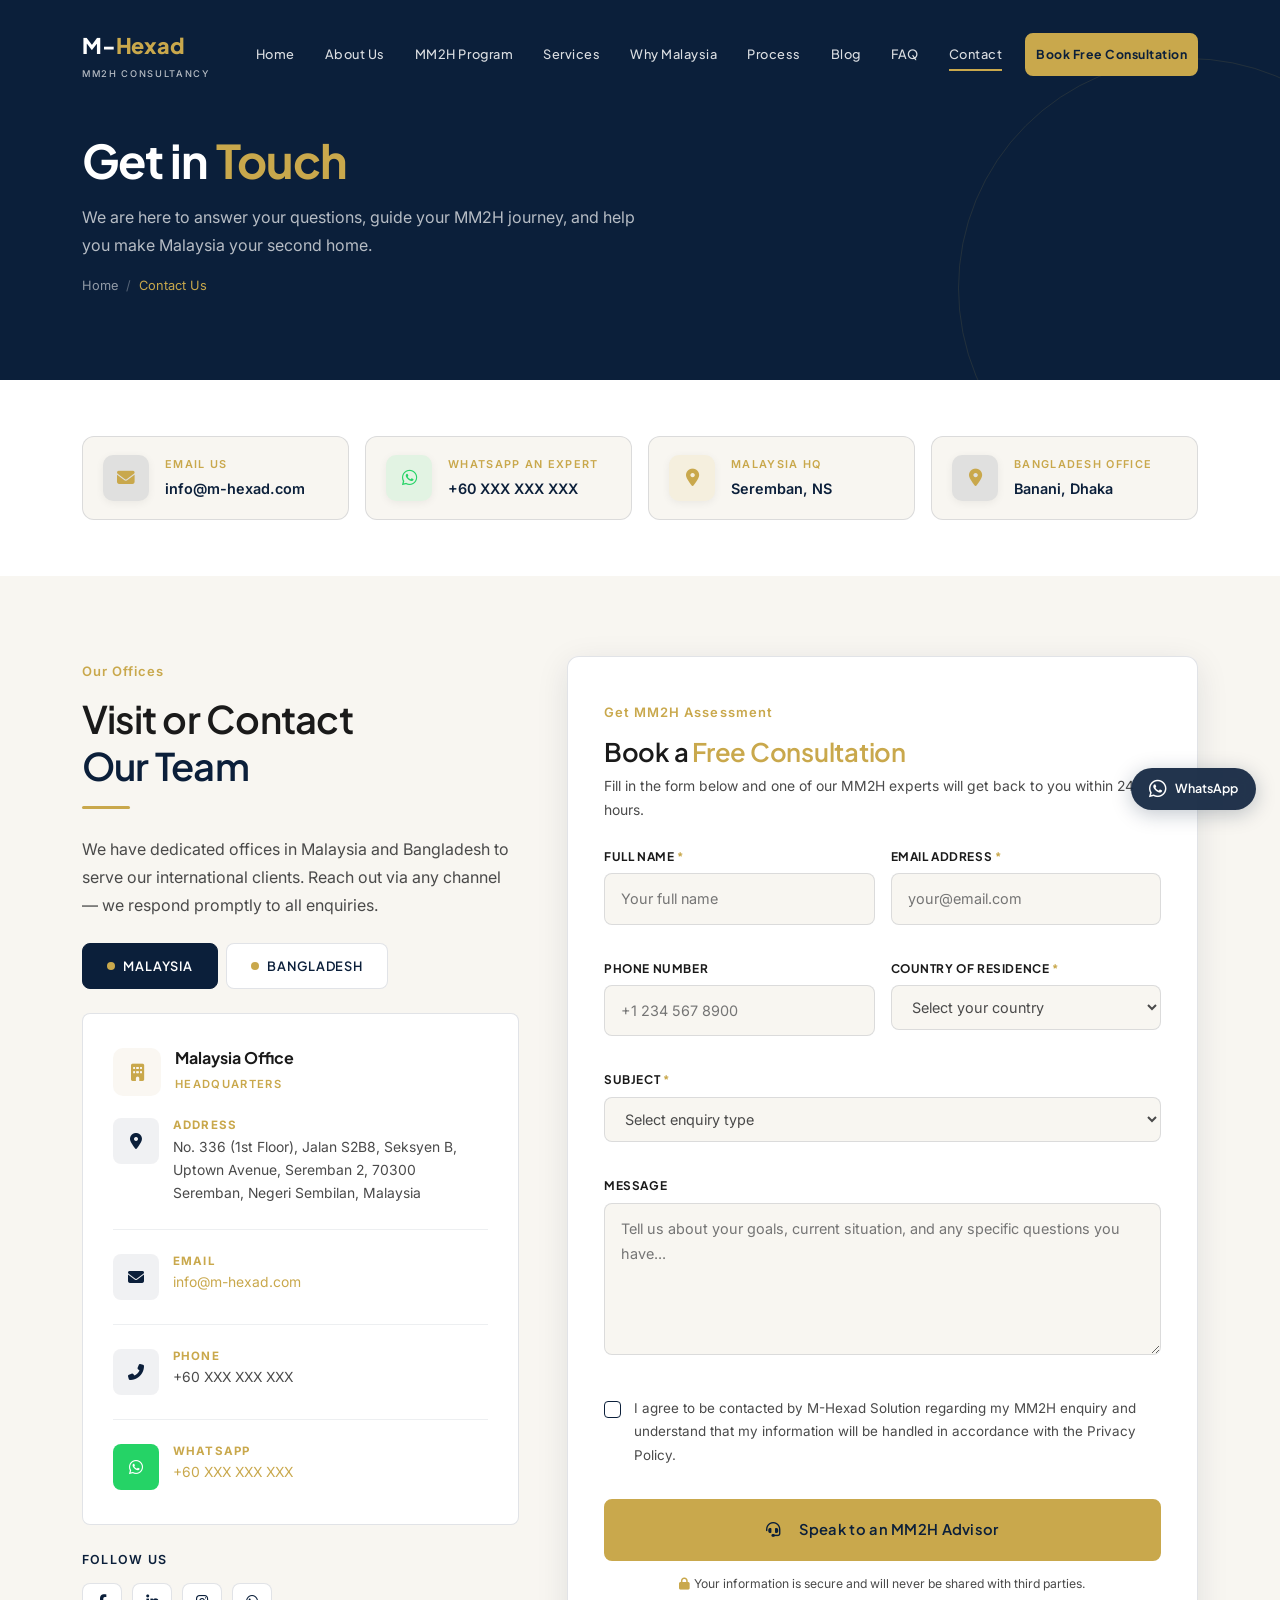
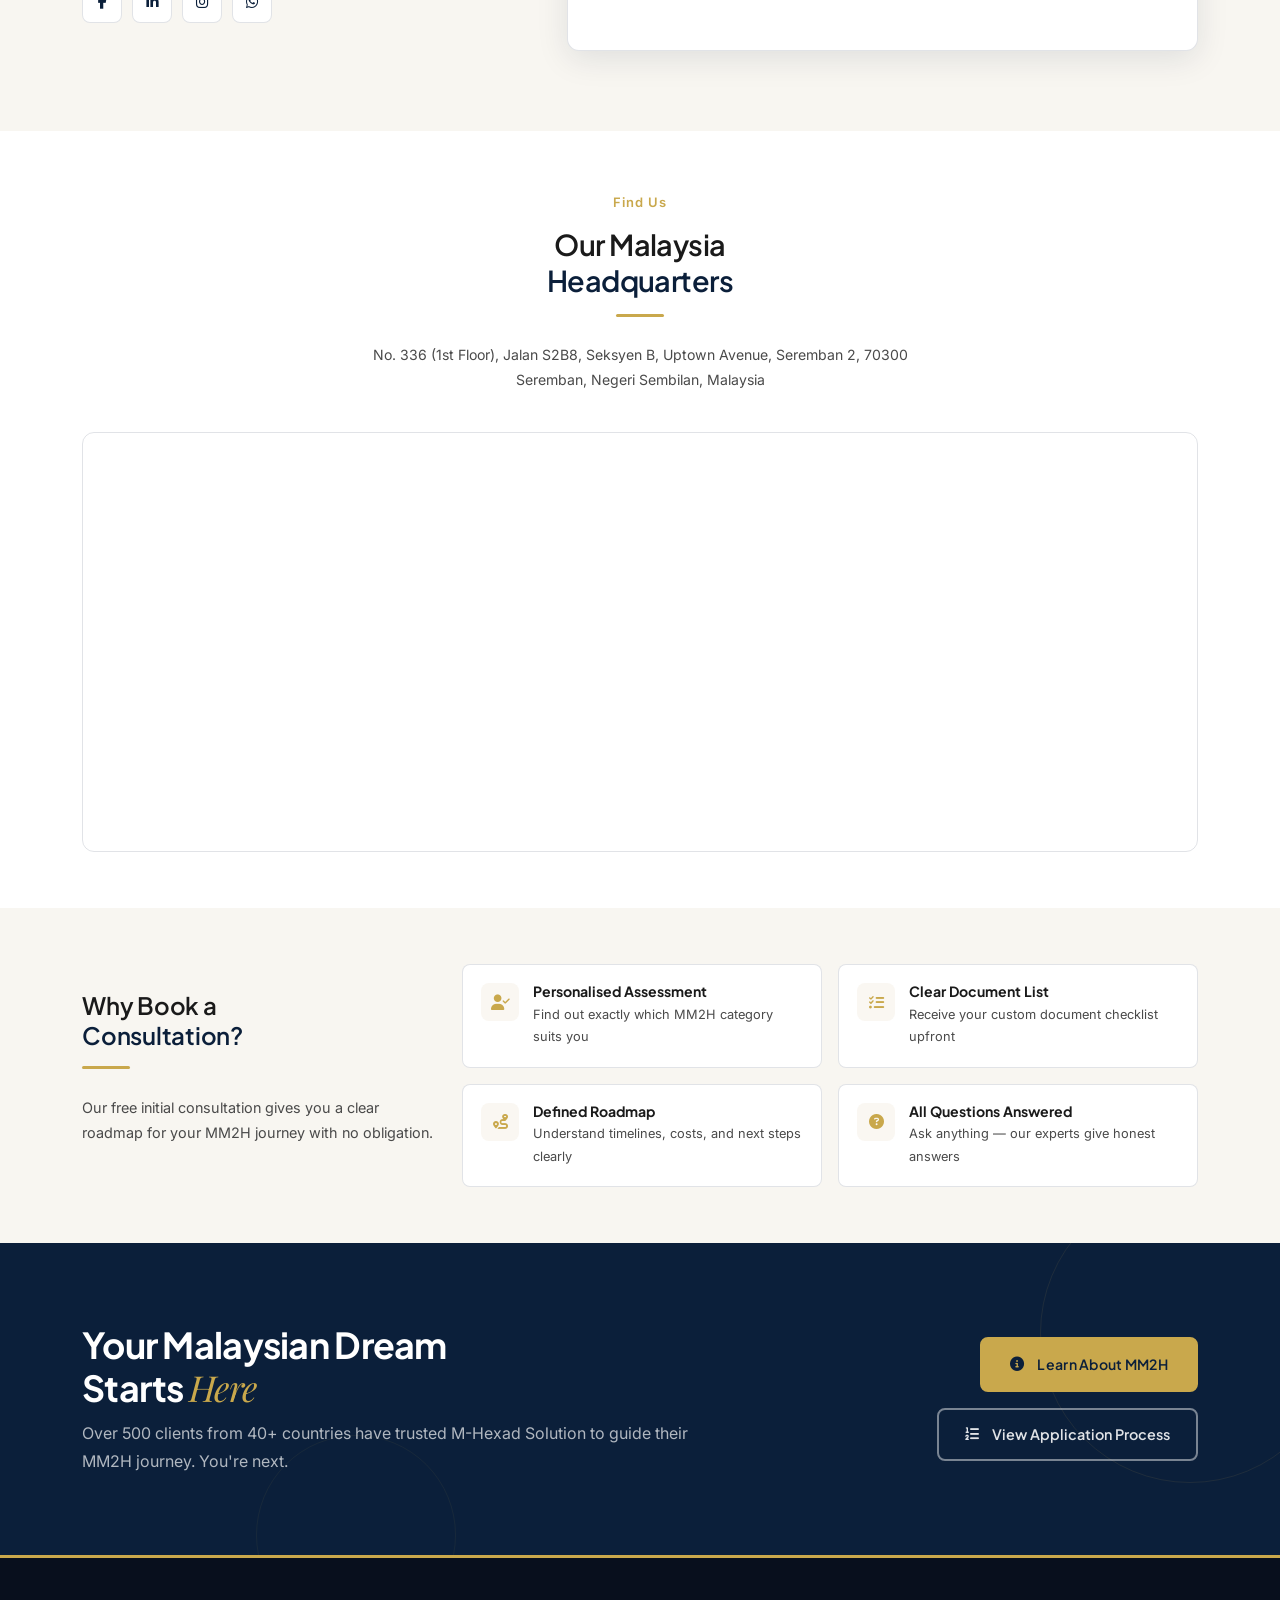
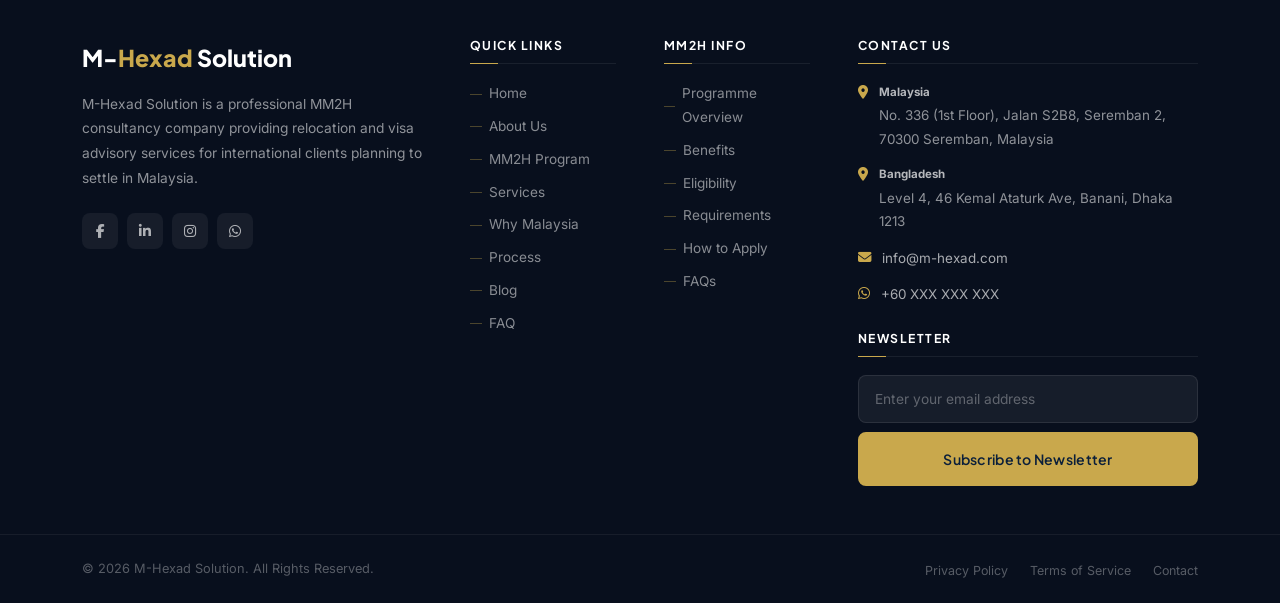
<file: contact.html>
<!DOCTYPE html>
<html lang="en">
<head>
  <meta charset="UTF-8" />
  <meta name="viewport" content="width=device-width, initial-scale=1.0" />
  <meta name="description" content="Contact M-Hexad Solution — Book a free MM2H consultation. Offices in Malaysia and Bangladesh. Email, phone, and online enquiry form." />
  <title>Contact Us | M-Hexad Solution</title>
  <link rel="stylesheet" href="https://cdn.jsdelivr.net/npm/bootstrap@5.3.3/dist/css/bootstrap.min.css" />
  <link rel="stylesheet" href="https://cdn.jsdelivr.net/npm/aos@2.3.4/dist/aos.css" />
  <link rel="stylesheet" href="https://cdnjs.cloudflare.com/ajax/libs/font-awesome/6.5.0/css/all.min.css" />
  <link href="https://fonts.googleapis.com/css2?family=Plus+Jakarta+Sans:ital,wght@0,400;0,500;0,600;0,700;1,400&family=Inter:wght@400;500&family=Playfair+Display:ital,wght@1,400&display=swap" rel="stylesheet" />
  <link rel="stylesheet" href="assets/css/style.css" />
  <style>
    /* ── Contact page extras ── */
    .office-tab-btn {
      display: inline-flex;
      align-items: center;
      gap: 8px;
      font-family: 'Plus Jakarta Sans', sans-serif;
      font-size: 0.8rem;
      font-weight: 600;
      letter-spacing: 0.07em;
      text-transform: uppercase;
      padding: 11px 24px;
      border: 1px solid var(--border);
      border-radius: var(--radius);
      background: var(--white);
      color: var(--dark);
      cursor: pointer;
      transition: var(--transition);
    }
    .office-tab-btn.active,
    .office-tab-btn:hover {
      background: var(--dark);
      border-color: var(--dark);
      color: var(--white);
    }
    .office-tab-btn .dot {
      width: 8px; height: 8px;
      border-radius: 50%;
      background: var(--accent);
      display: inline-block;
    }
    .connect-channel {
      display: flex;
      align-items: center;
      gap: 16px;
      padding: 18px 20px;
      background: var(--bg);
      border: 1px solid var(--border);
      border-radius: var(--radius-lg);
      transition: var(--transition);
    }
    .connect-channel:hover { border-color: var(--primary); box-shadow: var(--shadow); background: var(--white); }
    .connect-icon {
      width: 46px; height: 46px;
      border-radius: 10px;
      background: var(--white);
      display: flex; align-items: center; justify-content: center;
      flex-shrink: 0;
      box-shadow: 0 2px 8px rgba(0,0,0,0.06);
      font-size: 1.1rem;
    }
    .connect-label { font-size: 0.68rem; font-weight: 600; letter-spacing: 0.12em; text-transform: uppercase; color: var(--accent); display: block; margin-bottom: 2px; }
    .connect-value { font-size: 0.9rem; font-weight: 600; color: var(--dark); display: block; }
  </style>
</head>
<body>

  <!-- NAV -->
  <nav id="mainNav" class="navbar navbar-expand-lg">
    <div class="container">
      <a class="navbar-brand" href="index.html">M-<span class="brand-accent">Hexad</span><span class="brand-sub">MM2H Consultancy</span></a>
      <button class="navbar-toggler" type="button" id="navbarToggler" data-bs-toggle="collapse" data-bs-target="#navbarMain"><i class="fa fa-bars"></i></button>
      <div class="collapse navbar-collapse justify-content-end" id="navbarMain">
        <ul class="navbar-nav align-items-lg-center gap-lg-1">
          <li class="nav-item"><a class="nav-link" href="index.html">Home</a></li>
          <li class="nav-item"><a class="nav-link" href="about.html">About Us</a></li>
          <li class="nav-item"><a class="nav-link" href="mm2h.html">MM2H Program</a></li>
          <li class="nav-item"><a class="nav-link" href="services.html">Services</a></li>
          <li class="nav-item"><a class="nav-link" href="why-malaysia.html">Why Malaysia</a></li>
          <li class="nav-item"><a class="nav-link" href="process.html">Process</a></li>
          <li class="nav-item"><a class="nav-link" href="blog.html">Blog</a></li>
          <li class="nav-item"><a class="nav-link" href="faq.html">FAQ</a></li>
          <li class="nav-item"><a class="nav-link active" href="contact.html">Contact</a></li>
          <li class="nav-item"><a class="nav-link nav-cta" href="contact.html">Book Free Consultation</a></li>
        </ul>
      </div>
    </div>
  </nav>

  <!-- PAGE HERO -->
  <section class="page-hero">
    <div class="page-hero-ornament"></div>
    <div class="container">
      <div data-aos="fade-up">
        <h1 class="page-hero-title">Get in <span>Touch</span></h1>
        <p style="color:rgba(255,255,255,0.7);margin-bottom:16px;max-width:560px;">We are here to answer your questions, guide your MM2H journey, and help you make Malaysia your second home.</p>
        <nav class="breadcrumb-wrap"><ol class="breadcrumb"><li class="breadcrumb-item"><a href="index.html">Home</a></li><li class="breadcrumb-item active">Contact Us</li></ol></nav>
      </div>
    </div>
  </section>

  <!-- QUICK CONNECT CHANNELS -->
  <section class="section-pad-sm bg-white">
    <div class="container">
      <div class="row g-3 justify-content-center">
        <div class="col-sm-6 col-lg-3" data-aos="fade-up" data-aos-delay="0">
          <a href="mailto:info@m-hexad.com" class="connect-channel text-decoration-none">
            <div class="connect-icon" style="background:rgba(11,31,58,0.1);"><i class="fa fa-envelope" style="color:var(--primary);"></i></div>
            <div><span class="connect-label">Email Us</span><span class="connect-value">info@m-hexad.com</span></div>
          </a>
        </div>
        <div class="col-sm-6 col-lg-3" data-aos="fade-up" data-aos-delay="60">
          <a href="https://wa.me/60XXXXXXXXX" target="_blank" class="connect-channel text-decoration-none">
            <div class="connect-icon" style="background:rgba(37,211,102,0.1);"><i class="fab fa-whatsapp" style="color:#25d366;"></i></div>
            <div><span class="connect-label">WhatsApp an Expert</span><span class="connect-value">+60 XXX XXX XXX</span></div>
          </a>
        </div>
        <div class="col-sm-6 col-lg-3" data-aos="fade-up" data-aos-delay="120">
          <div class="connect-channel">
            <div class="connect-icon" style="background:rgba(212,175,55,0.1);"><i class="fa fa-map-marker-alt" style="color:var(--color-accent);"></i></div>
            <div><span class="connect-label">Malaysia HQ</span><span class="connect-value">Seremban, NS</span></div>
          </div>
        </div>
        <div class="col-sm-6 col-lg-3" data-aos="fade-up" data-aos-delay="180">
          <div class="connect-channel">
            <div class="connect-icon" style="background:rgba(11,31,58,0.1);"><i class="fa fa-map-marker-alt" style="color:var(--primary);"></i></div>
            <div><span class="connect-label">Bangladesh Office</span><span class="connect-value">Banani, Dhaka</span></div>
          </div>
        </div>
      </div>
    </div>
  </section>

  <!-- MAIN CONTACT SECTION -->
  <section class="section-pad bg-cream">
    <div class="container">
      <div class="row g-5">

        <!-- LEFT: CONTACT INFO -->
        <div class="col-lg-5" data-aos="fade-right">

          <span class="section-label">Our Offices</span>
          <h2 class="section-title">Visit or Contact<br/><span>Our Team</span></h2>
          <div class="section-divider"></div>
          <p class="mb-4">We have dedicated offices in Malaysia and Bangladesh to serve our international clients. Reach out via any channel — we respond promptly to all enquiries.</p>

          <!-- Office Tabs -->
          <div class="d-flex gap-2 mb-4">
            <button class="office-tab-btn active" id="tabMY" onclick="showOffice('MY')"><span class="dot"></span>Malaysia</button>
            <button class="office-tab-btn" id="tabBD" onclick="showOffice('BD')"><span class="dot"></span>Bangladesh</button>
          </div>

          <!-- Malaysia Office -->
          <div id="officeMY">
            <div class="contact-info-card">
              <div style="display:flex;align-items:center;gap:14px;margin-bottom:22px;">
                <div style="width:48px;height:48px;background:var(--secondary);border-radius:10px;display:flex;align-items:center;justify-content:center;flex-shrink:0;"><i class="fa fa-building" style="color:var(--primary);font-size:1.1rem;"></i></div>
                <div>
                  <h5 style="font-size:1rem;margin:0;font-family:'Plus Jakarta Sans',sans-serif;font-weight:700;">Malaysia Office</h5>
                  <span style="font-size:0.7rem;font-weight:600;letter-spacing:0.12em;text-transform:uppercase;color:var(--color-accent);">Headquarters</span>
                </div>
              </div>
              <div class="contact-info-item">
                <div class="contact-info-icon"><i class="fa fa-map-marker-alt"></i></div>
                <div class="contact-info-text">
                  <h6>Address</h6>
                  <p>No. 336 (1st Floor), Jalan S2B8, Seksyen B, Uptown Avenue, Seremban 2, 70300 Seremban, Negeri Sembilan, Malaysia</p>
                </div>
              </div>
              <div class="contact-info-item">
                <div class="contact-info-icon"><i class="fa fa-envelope"></i></div>
                <div class="contact-info-text"><h6>Email</h6><p><a href="mailto:info@m-hexad.com">info@m-hexad.com</a></p></div>
              </div>
              <div class="contact-info-item">
                <div class="contact-info-icon"><i class="fa fa-phone-alt"></i></div>
                <div class="contact-info-text"><h6>Phone</h6><p>+60 XXX XXX XXX</p></div>
              </div>
              <div class="contact-info-item" style="border-bottom:none;margin-bottom:0;padding-bottom:0;">
                <div class="contact-info-icon" style="background:#25d366;"><i class="fab fa-whatsapp" style="color:#ffffff;"></i></div>
                <div class="contact-info-text"><h6>WhatsApp</h6><p><a href="https://wa.me/60XXXXXXXXX" target="_blank">+60 XXX XXX XXX</a></p></div>
              </div>
            </div>
          </div>

          <!-- Bangladesh Office -->
          <div id="officeBD" style="display:none;">
            <div class="contact-info-card">
              <div style="display:flex;align-items:center;gap:14px;margin-bottom:22px;">
                <div style="width:48px;height:48px;background:var(--secondary);border-radius:10px;display:flex;align-items:center;justify-content:center;flex-shrink:0;"><i class="fa fa-building" style="color:var(--primary);font-size:1.1rem;"></i></div>
                <div>
                  <h5 style="font-size:1rem;margin:0;font-family:'Plus Jakarta Sans',sans-serif;font-weight:700;">Bangladesh Office</h5>
                  <span style="font-size:0.7rem;font-weight:600;letter-spacing:0.12em;text-transform:uppercase;color:var(--color-accent);">Regional Branch</span>
                </div>
              </div>
              <div class="contact-info-item">
                <div class="contact-info-icon"><i class="fa fa-map-marker-alt"></i></div>
                <div class="contact-info-text">
                  <h6>Address</h6>
                  <p>Level 4, 46 Kemal Ataturk Ave, Banani, Dhaka 1213, Bangladesh</p>
                </div>
              </div>
              <div class="contact-info-item">
                <div class="contact-info-icon"><i class="fa fa-envelope"></i></div>
                <div class="contact-info-text"><h6>Email</h6><p><a href="mailto:info@m-hexad.com">info@m-hexad.com</a></p></div>
              </div>
              <div class="contact-info-item">
                <div class="contact-info-icon"><i class="fa fa-phone-alt"></i></div>
                <div class="contact-info-text"><h6>Phone</h6><p>+880 XXXX XXX XXX</p></div>
              </div>
              <div class="contact-info-item" style="border-bottom:none;margin-bottom:0;padding-bottom:0;">
                <div class="contact-info-icon" style="background:#25d366;"><i class="fab fa-whatsapp" style="color:#ffffff;"></i></div>
                <div class="contact-info-text"><h6>WhatsApp</h6><p><a href="https://wa.me/880XXXXXXXXXX" target="_blank">+880 XXXX XXX XXX</a></p></div>
              </div>
            </div>
          </div>

          <!-- Social -->
          <div class="mt-4">
            <p style="font-size:0.78rem;font-weight:600;letter-spacing:0.1em;text-transform:uppercase;color:var(--dark);margin-bottom:12px;">Follow Us</p>
            <div style="display:flex;gap:10px;">
              <a href="#" style="width:40px;height:40px;border-radius:8px;background:var(--white);border:1px solid var(--border);display:flex;align-items:center;justify-content:center;color:var(--dark);transition:all 0.3s;font-size:0.9rem;" onmouseover="this.style.background='#C9A84C';this.style.color='white';this.style.borderColor='#C9A84C'" onmouseout="this.style.background='#ffffff';this.style.color='#0B1F3A';this.style.borderColor='rgba(11,31,58,0.12)'"><i class="fab fa-facebook-f"></i></a>
              <a href="#" style="width:40px;height:40px;border-radius:8px;background:var(--white);border:1px solid var(--border);display:flex;align-items:center;justify-content:center;color:var(--dark);transition:all 0.3s;font-size:0.9rem;" onmouseover="this.style.background='#C9A84C';this.style.color='white';this.style.borderColor='#C9A84C'" onmouseout="this.style.background='#ffffff';this.style.color='#0B1F3A';this.style.borderColor='rgba(11,31,58,0.12)'"><i class="fab fa-linkedin-in"></i></a>
              <a href="#" style="width:40px;height:40px;border-radius:8px;background:var(--white);border:1px solid var(--border);display:flex;align-items:center;justify-content:center;color:var(--dark);transition:all 0.3s;font-size:0.9rem;" onmouseover="this.style.background='#C9A84C';this.style.color='white';this.style.borderColor='#C9A84C'" onmouseout="this.style.background='#ffffff';this.style.color='#0B1F3A';this.style.borderColor='rgba(11,31,58,0.12)'"><i class="fab fa-instagram"></i></a>
              <a href="https://wa.me/60XXXXXXXXX" target="_blank" style="width:40px;height:40px;border-radius:8px;background:var(--white);border:1px solid var(--border);display:flex;align-items:center;justify-content:center;color:var(--dark);transition:all 0.3s;font-size:0.9rem;" onmouseover="this.style.background='#25d366';this.style.color='white';this.style.borderColor='#25d366'" onmouseout="this.style.background='#ffffff';this.style.color='#0B1F3A';this.style.borderColor='rgba(11,31,58,0.12)'"><i class="fab fa-whatsapp"></i></a>
            </div>
          </div>

        </div>

        <!-- RIGHT: CONSULTATION FORM -->
        <div class="col-lg-7" data-aos="fade-left">
          <div class="contact-form-card">

            <div class="mb-4">
              <span class="section-label">Get MM2H Assessment</span>
              <h3 style="font-size:1.6rem;margin-bottom:6px;">Book a <span style="color:var(--primary);">Free Consultation</span></h3>
              <p style="font-size:0.87rem;color:var(--light-text);">Fill in the form below and one of our MM2H experts will get back to you within 24 hours.</p>
            </div>

            <form id="consultationForm" novalidate>
              <div class="row g-3">

                <div class="col-md-6">
                  <div class="form-group">
                    <label class="form-label">Full Name <span style="color:var(--primary);">*</span></label>
                    <input type="text" class="form-control-luxury" placeholder="Your full name" required />
                  </div>
                </div>

                <div class="col-md-6">
                  <div class="form-group">
                    <label class="form-label">Email Address <span style="color:var(--primary);">*</span></label>
                    <input type="email" class="form-control-luxury" placeholder="your@email.com" required />
                  </div>
                </div>

                <div class="col-md-6">
                  <div class="form-group">
                    <label class="form-label">Phone Number</label>
                    <input type="tel" class="form-control-luxury" placeholder="+1 234 567 8900" />
                  </div>
                </div>

                <div class="col-md-6">
                  <div class="form-group">
                    <label class="form-label">Country of Residence <span style="color:var(--primary);">*</span></label>
                    <select class="form-control-luxury" required>
                      <option value="" disabled selected>Select your country</option>
                      <option>Bangladesh</option>
                      <option>United Kingdom</option>
                      <option>United States</option>
                      <option>Australia</option>
                      <option>Canada</option>
                      <option>Singapore</option>
                      <option>Indonesia</option>
                      <option>India</option>
                      <option>China</option>
                      <option>Japan</option>
                      <option>South Korea</option>
                      <option>UAE</option>
                      <option>Saudi Arabia</option>
                      <option>Germany</option>
                      <option>France</option>
                      <option>Netherlands</option>
                      <option>Other</option>
                    </select>
                  </div>
                </div>

                <div class="col-12">
                  <div class="form-group">
                    <label class="form-label">Subject <span style="color:var(--primary);">*</span></label>
                    <select class="form-control-luxury" required>
                      <option value="" disabled selected>Select enquiry type</option>
                      <option>Check My MM2H Eligibility</option>
                      <option>Book Free Consultation</option>
                      <option>Get MM2H Assessment</option>
                      <option>MM2H Application Processing</option>
                      <option>Visa &amp; Immigration Support</option>
                      <option>Relocation Assistance</option>
                      <option>Property Consultation</option>
                      <option>Education Advisory</option>
                      <option>Business &amp; Investment Advisory</option>
                      <option>General Enquiry</option>
                    </select>
                  </div>
                </div>

                <div class="col-12">
                  <div class="form-group">
                    <label class="form-label">Message</label>
                    <textarea class="form-control-luxury" placeholder="Tell us about your goals, current situation, and any specific questions you have..." rows="5"></textarea>
                  </div>
                </div>

                <div class="col-12">
                  <div class="form-check form-check-luxury d-flex align-items-start gap-2 mb-3">
                    <input class="form-check-input mt-1" type="checkbox" id="agreeContact" required />
                    <label class="form-check-label" for="agreeContact">I agree to be contacted by M-Hexad Solution regarding my MM2H enquiry and understand that my information will be handled in accordance with the Privacy Policy.</label>
                  </div>
                </div>

                <div class="col-12">
                  <button type="submit" class="btn-primary-custom w-100" style="justify-content:center;padding:16px 34px;font-size:0.92rem;">
                    <i class="fa fa-headset me-2"></i> Speak to an MM2H Advisor
                  </button>
                  <p style="font-size:0.76rem;color:var(--light-text);text-align:center;margin-top:12px;"><i class="fa fa-lock me-1" style="color:var(--color-accent);"></i>Your information is secure and will never be shared with third parties.</p>
                </div>

              </div>
            </form>

          </div>
        </div>

      </div>
    </div>
  </section>

  <!-- MAP SECTION -->
  <section class="section-pad-sm bg-white">
    <div class="container">
      <div class="row justify-content-center text-center mb-4">
        <div class="col-lg-6" data-aos="fade-up">
          <span class="section-label">Find Us</span>
          <h2 class="section-title" style="font-size:1.8rem;">Our Malaysia<br/><span>Headquarters</span></h2>
          <div class="section-divider center"></div>
          <p style="font-size:0.88rem;color:var(--light-text);">No. 336 (1st Floor), Jalan S2B8, Seksyen B, Uptown Avenue, Seremban 2, 70300 Seremban, Negeri Sembilan, Malaysia</p>
        </div>
      </div>
      <div data-aos="fade-up">
        <div class="map-section" style="border-radius:var(--radius-lg);overflow:hidden;border:1px solid var(--border);">
          <iframe
            src="https://www.google.com/maps/embed?pb=!1m18!1m12!1m3!1d3988.7!2d101.9442!3d2.7060!2m3!1f0!2f0!3f0!3m2!1i1024!2i768!4f13.1!3m3!1m2!1s0x31cdab79!2sSeremban%202%2C%2070300%20Seremban%2C%20Negeri%20Sembilan!5e0!3m2!1sen!2smy!4v1680000000000!5m2!1sen!2smy"
            width="100%"
            height="420"
            style="border:0;"
            allowfullscreen=""
            loading="lazy"
            referrerpolicy="no-referrer-when-downgrade"
            title="M-Hexad Solution Malaysia Office Location">
          </iframe>
        </div>
      </div>
    </div>
  </section>

  <!-- WHY CONSULT US STRIP -->
  <section class="section-pad-sm bg-cream">
    <div class="container">
      <div class="row g-4 align-items-center">
        <div class="col-lg-4" data-aos="fade-right">
          <h3 class="section-title" style="font-size:1.5rem;">Why Book a<br/><span>Consultation?</span></h3>
          <div class="section-divider"></div>
          <p style="font-size:0.9rem;color:var(--light-text);">Our free initial consultation gives you a clear roadmap for your MM2H journey with no obligation.</p>
        </div>
        <div class="col-lg-8">
          <div class="row g-3">
            <div class="col-sm-6" data-aos="fade-up" data-aos-delay="0">
              <div style="display:flex;gap:14px;align-items:flex-start;padding:18px;background:var(--white);border-radius:var(--radius);border:1px solid var(--border);">
                <div style="width:38px;height:38px;background:var(--secondary);border-radius:8px;display:flex;align-items:center;justify-content:center;flex-shrink:0;"><i class="fa fa-user-check" style="color:var(--primary);font-size:0.95rem;"></i></div>
                <div><h6 style="font-family:'Plus Jakarta Sans',sans-serif;font-size:0.88rem;font-weight:700;margin-bottom:3px;">Personalised Assessment</h6><p style="font-size:0.8rem;color:var(--light-text);margin:0;">Find out exactly which MM2H category suits you</p></div>
              </div>
            </div>
            <div class="col-sm-6" data-aos="fade-up" data-aos-delay="60">
              <div style="display:flex;gap:14px;align-items:flex-start;padding:18px;background:var(--white);border-radius:var(--radius);border:1px solid var(--border);">
                <div style="width:38px;height:38px;background:var(--secondary);border-radius:8px;display:flex;align-items:center;justify-content:center;flex-shrink:0;"><i class="fa fa-list-check" style="color:var(--primary);font-size:0.95rem;"></i></div>
                <div><h6 style="font-family:'Plus Jakarta Sans',sans-serif;font-size:0.88rem;font-weight:700;margin-bottom:3px;">Clear Document List</h6><p style="font-size:0.8rem;color:var(--light-text);margin:0;">Receive your custom document checklist upfront</p></div>
              </div>
            </div>
            <div class="col-sm-6" data-aos="fade-up" data-aos-delay="120">
              <div style="display:flex;gap:14px;align-items:flex-start;padding:18px;background:var(--white);border-radius:var(--radius);border:1px solid var(--border);">
                <div style="width:38px;height:38px;background:var(--secondary);border-radius:8px;display:flex;align-items:center;justify-content:center;flex-shrink:0;"><i class="fa fa-route" style="color:var(--primary);font-size:0.95rem;"></i></div>
                <div><h6 style="font-family:'Plus Jakarta Sans',sans-serif;font-size:0.88rem;font-weight:700;margin-bottom:3px;">Defined Roadmap</h6><p style="font-size:0.8rem;color:var(--light-text);margin:0;">Understand timelines, costs, and next steps clearly</p></div>
              </div>
            </div>
            <div class="col-sm-6" data-aos="fade-up" data-aos-delay="180">
              <div style="display:flex;gap:14px;align-items:flex-start;padding:18px;background:var(--white);border-radius:var(--radius);border:1px solid var(--border);">
                <div style="width:38px;height:38px;background:var(--secondary);border-radius:8px;display:flex;align-items:center;justify-content:center;flex-shrink:0;"><i class="fa fa-circle-question" style="color:var(--primary);font-size:0.95rem;"></i></div>
                <div><h6 style="font-family:'Plus Jakarta Sans',sans-serif;font-size:0.88rem;font-weight:700;margin-bottom:3px;">All Questions Answered</h6><p style="font-size:0.8rem;color:var(--light-text);margin:0;">Ask anything — our experts give honest answers</p></div>
              </div>
            </div>
          </div>
        </div>
      </div>
    </div>
  </section>

  <!-- CTA -->
  <section class="section-pad cta-banner">
    <div class="container" style="position:relative;z-index:2;">
      <div class="row align-items-center">
        <div class="col-lg-7" data-aos="fade-right">
          <h2 class="cta-banner-title">Your Malaysian Dream<br/>Starts <em>Here</em></h2>
          <p class="cta-banner-desc">Over 500 clients from 40+ countries have trusted M-Hexad Solution to guide their MM2H journey. You're next.</p>
        </div>
        <div class="col-lg-5 text-lg-end mt-4 mt-lg-0" data-aos="fade-left">
          <div class="d-flex flex-column gap-3 align-items-lg-end">
            <a href="mm2h.html" class="btn-gold" style="width:fit-content;"><i class="fa fa-info-circle me-1"></i> Learn About MM2H</a>
            <a href="process.html" class="btn-outline-custom" style="width:fit-content;"><i class="fa fa-list-ol me-1"></i> View Application Process</a>
          </div>
        </div>
      </div>
    </div>
  </section>

  <!-- FOOTER -->
  <footer id="footer">
    <div class="container">
      <div class="row g-5">
        <div class="col-lg-4">
          <span class="footer-brand">M-<span class="brand-accent">Hexad</span> Solution</span>
          <p class="footer-desc">M-Hexad Solution is a professional MM2H consultancy company providing relocation and visa advisory services for international clients planning to settle in Malaysia.</p>
          <div class="footer-social">
            <a href="#" class="social-link" title="Facebook"><i class="fab fa-facebook-f"></i></a>
            <a href="#" class="social-link" title="LinkedIn"><i class="fab fa-linkedin-in"></i></a>
            <a href="#" class="social-link" title="Instagram"><i class="fab fa-instagram"></i></a>
            <a href="#" class="social-link" title="WhatsApp"><i class="fab fa-whatsapp"></i></a>
          </div>
        </div>
        <div class="col-sm-6 col-lg-2">
          <h5 class="footer-title">Quick Links</h5>
          <ul class="footer-links">
            <li><a href="index.html">Home</a></li>
            <li><a href="about.html">About Us</a></li>
            <li><a href="mm2h.html">MM2H Program</a></li>
            <li><a href="services.html">Services</a></li>
            <li><a href="why-malaysia.html">Why Malaysia</a></li>
            <li><a href="process.html">Process</a></li>
            <li><a href="blog.html">Blog</a></li>
            <li><a href="faq.html">FAQ</a></li>
          </ul>
        </div>
        <div class="col-sm-6 col-lg-2">
          <h5 class="footer-title">MM2H Info</h5>
          <ul class="footer-links">
            <li><a href="mm2h.html">Programme Overview</a></li>
            <li><a href="mm2h.html#benefits">Benefits</a></li>
            <li><a href="mm2h.html#eligibility">Eligibility</a></li>
            <li><a href="mm2h.html#requirements">Requirements</a></li>
            <li><a href="process.html">How to Apply</a></li>
            <li><a href="faq.html">FAQs</a></li>
          </ul>
        </div>
        <div class="col-lg-4">
          <h5 class="footer-title">Contact Us</h5>
          <div class="footer-contact-item">
            <i class="fa fa-map-marker-alt"></i>
            <span><strong style="color:rgba(255,255,255,0.7);font-size:0.72rem;display:block;margin-bottom:2px;">Malaysia</strong>No. 336 (1st Floor), Jalan S2B8, Seremban 2, 70300 Seremban, Malaysia</span>
          </div>
          <div class="footer-contact-item">
            <i class="fa fa-map-marker-alt"></i>
            <span><strong style="color:rgba(255,255,255,0.7);font-size:0.72rem;display:block;margin-bottom:2px;">Bangladesh</strong>Level 4, 46 Kemal Ataturk Ave, Banani, Dhaka 1213</span>
          </div>
          <div class="footer-contact-item"><i class="fa fa-envelope"></i><a href="mailto:info@m-hexad.com" style="color:rgba(255,255,255,0.65);">info@m-hexad.com</a></div>
          <div class="footer-contact-item"><i class="fab fa-whatsapp"></i><a href="https://wa.me/60XXXXXXXXX" style="color:rgba(255,255,255,0.65);">+60 XXX XXX XXX</a></div>
          <form id="newsletterForm" class="newsletter-form mt-4">
            <h5 class="footer-title">Newsletter</h5>
            <input type="email" class="newsletter-input" placeholder="Enter your email address" required />
            <button type="submit" class="btn-gold w-100" style="justify-content:center;">Subscribe to Newsletter</button>
          </form>
        </div>
      </div>
    </div>
    <div class="footer-bottom mt-5">
      <div class="container">
        <div class="row align-items-center">
          <div class="col-md-6"><p class="copyright mb-0">© 2026 M-Hexad Solution. All Rights Reserved.</p></div>
          <div class="col-md-6 text-md-end footer-bottom-links">
            <a href="#">Privacy Policy</a>
            <a href="#">Terms of Service</a>
            <a href="contact.html">Contact</a>
          </div>
        </div>
      </div>
    </div>
  </footer>

  <!-- Floating WhatsApp -->
  <a href="https://wa.me/60XXXXXXXXX" class="float-whatsapp" target="_blank" title="WhatsApp an Expert">
    <i class="fab fa-whatsapp"></i>
  </a>

  <!-- Scroll Top -->
  <div id="scrollTop" title="Back to Top"><i class="fa fa-chevron-up"></i></div>

  <!-- Scripts -->
  <script src="https://cdn.jsdelivr.net/npm/bootstrap@5.3.3/dist/js/bootstrap.bundle.min.js"></script>
  <script src="https://cdn.jsdelivr.net/npm/jquery@3.7.1/dist/jquery.min.js"></script>
  <script src="https://cdn.jsdelivr.net/npm/aos@2.3.4/dist/aos.js"></script>
  <script src="assets/js/index.js"></script>
  <script>
    // Office tab switcher (inline, lightweight)
    function showOffice(code) {
      document.getElementById('officeMY').style.display = code === 'MY' ? 'block' : 'none';
      document.getElementById('officeBD').style.display = code === 'BD' ? 'block' : 'none';
      document.getElementById('tabMY').classList.toggle('active', code === 'MY');
      document.getElementById('tabBD').classList.toggle('active', code === 'BD');
    }
  </script>
</body>
</html>
</file>
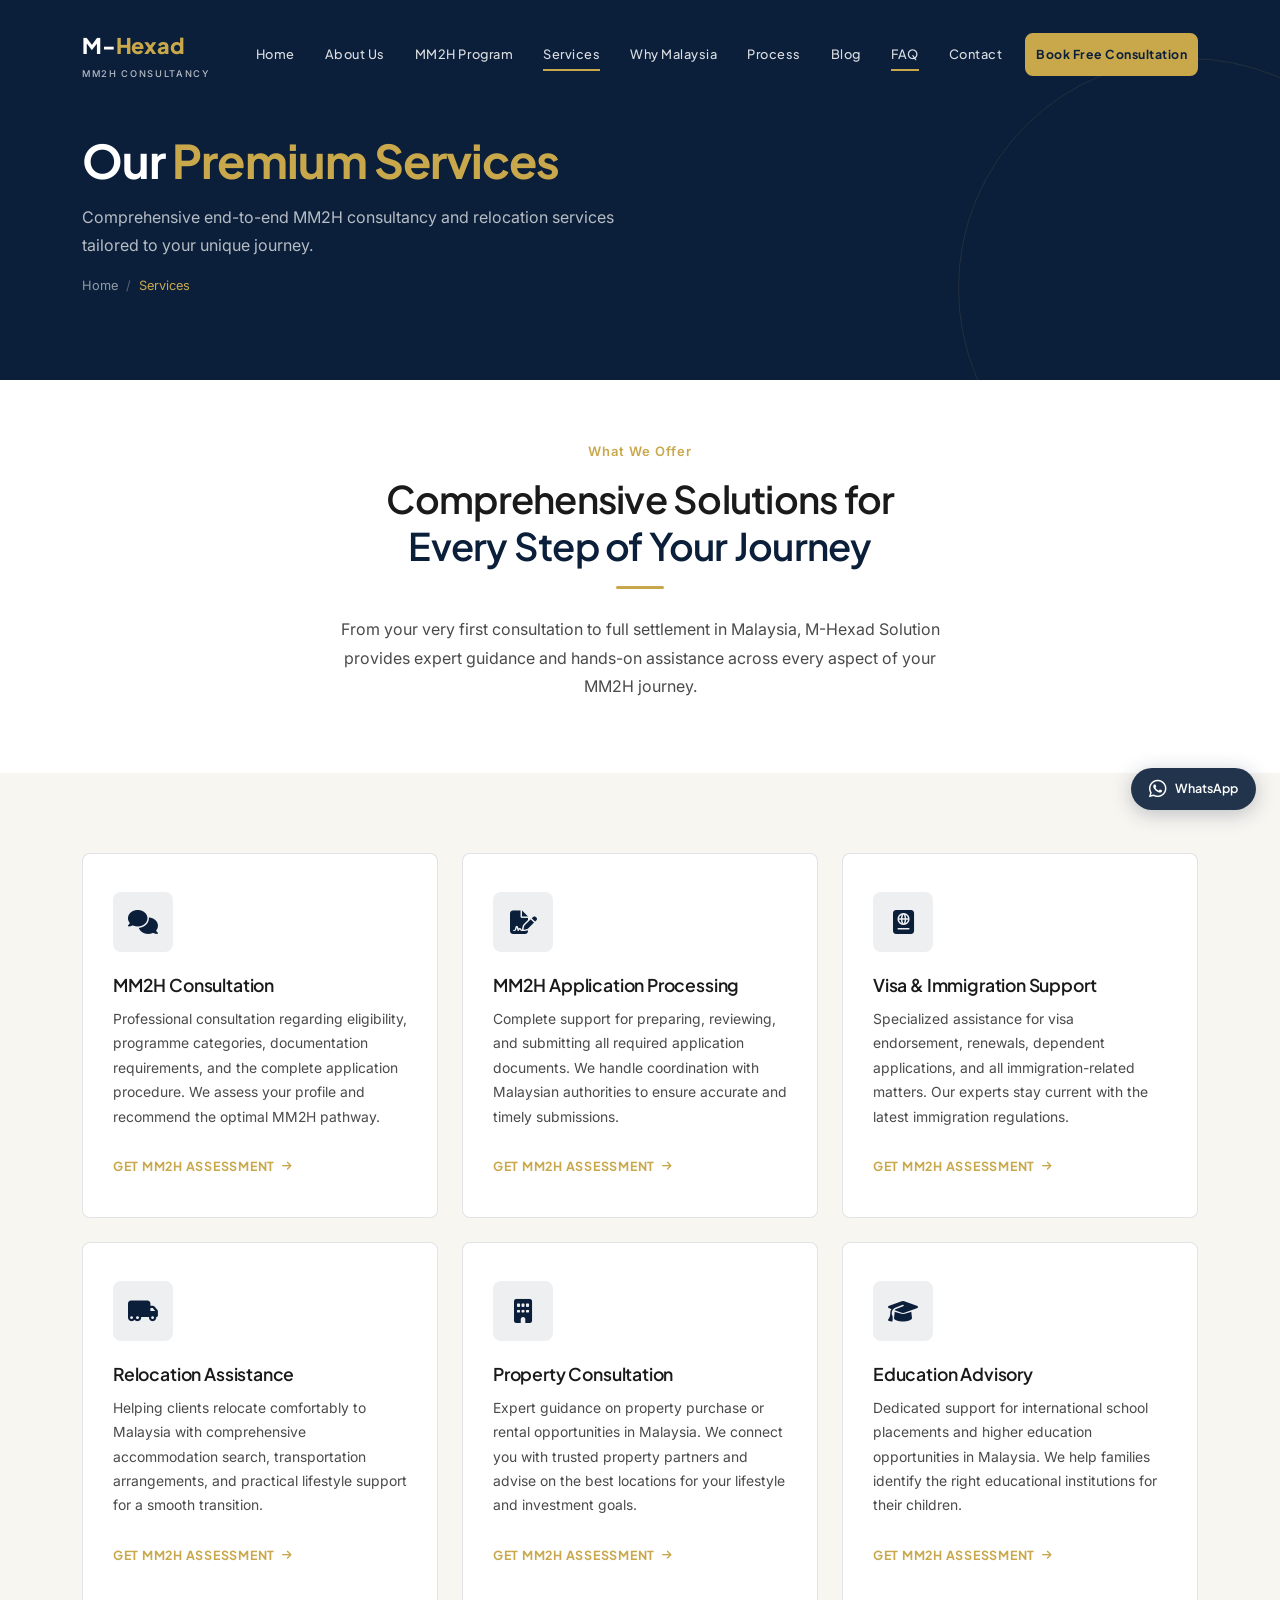
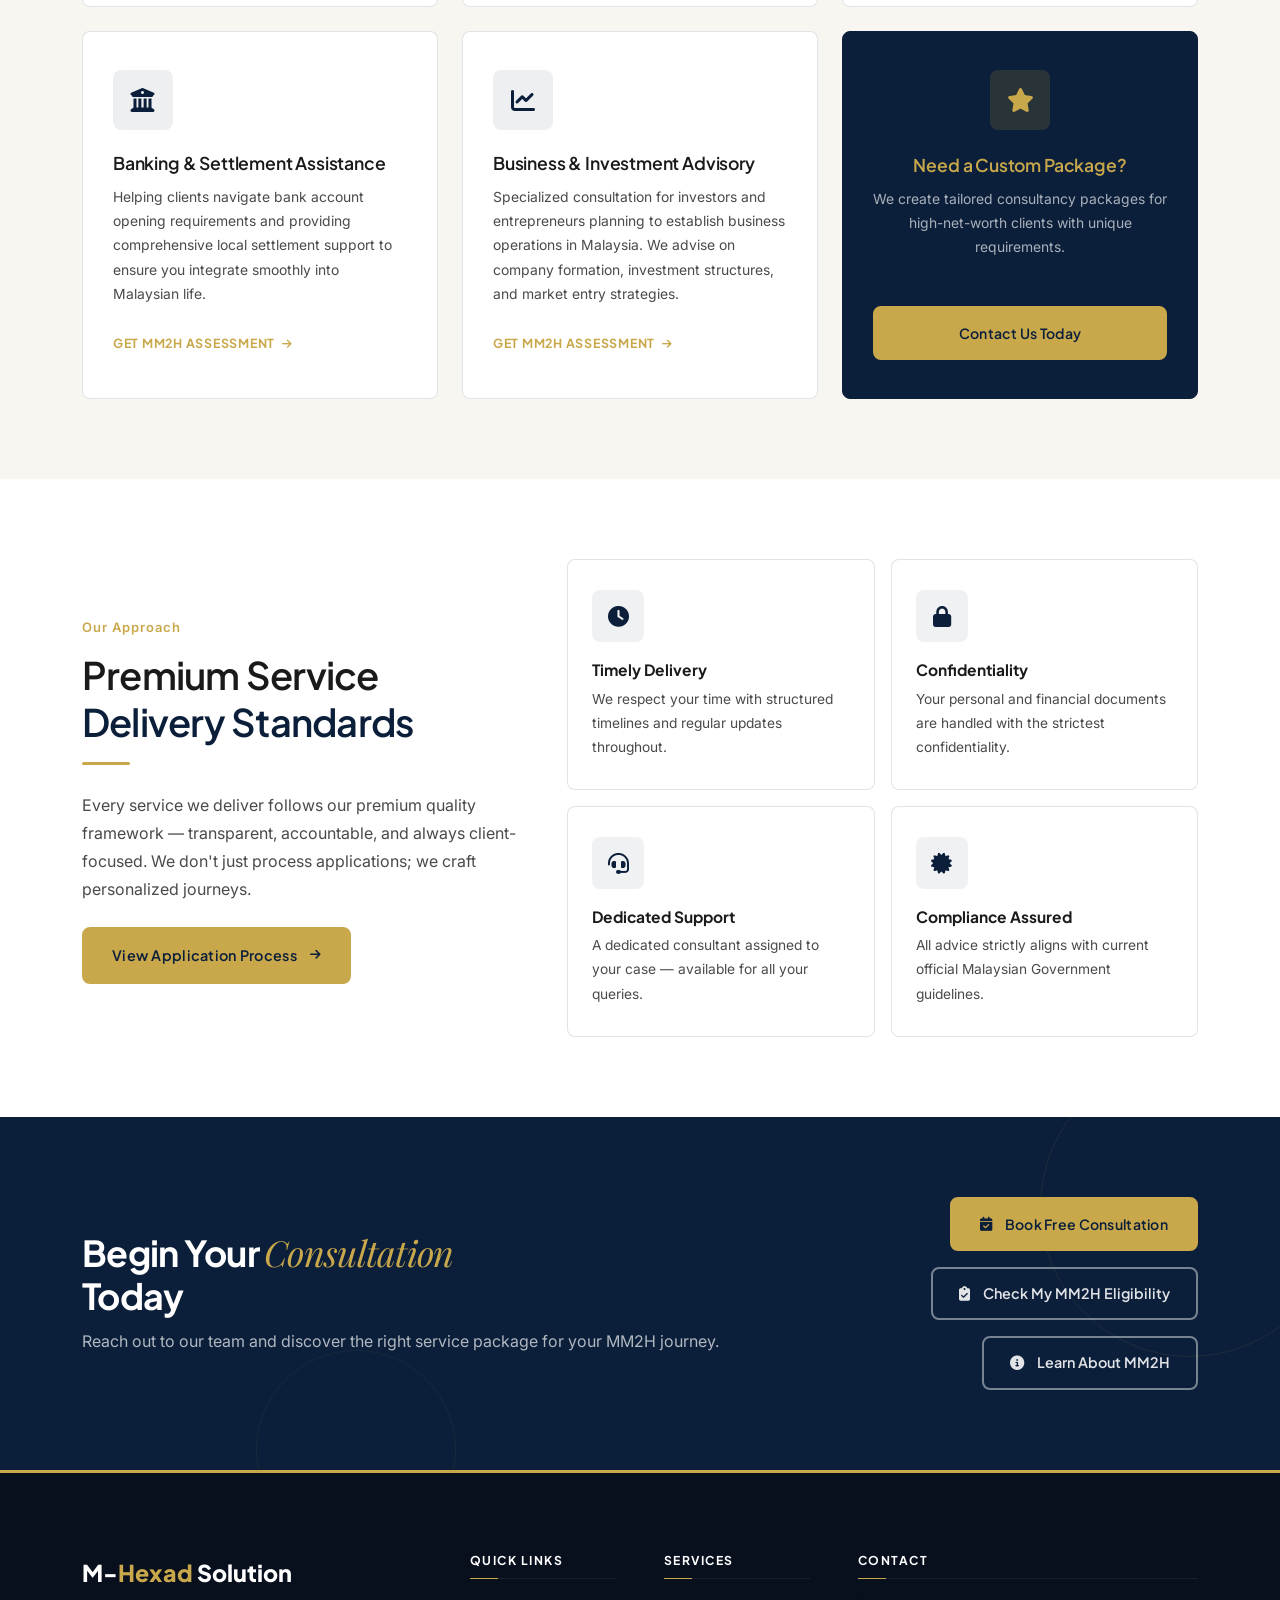
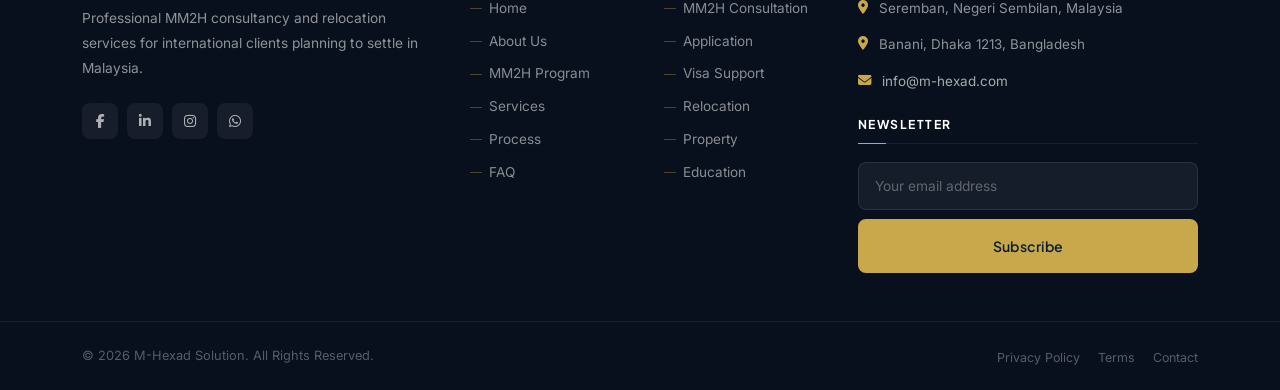
<file: faq.html>
<!DOCTYPE html>
<html lang="en">

<head>
  <meta charset="UTF-8" />
  <meta name="viewport" content="width=device-width, initial-scale=1.0" />
  <meta name="description"
    content="M-Hexad Solution Services — MM2H Consultation, Application Processing, Visa Support, Relocation, Property, Education, Banking and Business Advisory." />
  <title>Our Services | M-Hexad Solution</title>
  <link rel="stylesheet" href="https://cdn.jsdelivr.net/npm/bootstrap@5.3.3/dist/css/bootstrap.min.css" />
  <link rel="stylesheet" href="https://cdn.jsdelivr.net/npm/aos@2.3.4/dist/aos.css" />
  <link rel="stylesheet" href="https://cdnjs.cloudflare.com/ajax/libs/font-awesome/6.5.0/css/all.min.css" />
  <link
    href="https://fonts.googleapis.com/css2?family=Plus+Jakarta+Sans:ital,wght@0,400;0,500;0,600;0,700;1,400&family=Inter:wght@400;500&family=Playfair+Display:ital,wght@1,400&display=swap"
    rel="stylesheet" />
  <link rel="stylesheet" href="assets/css/style.css" />
</head>

<body>

  <nav id="mainNav" class="navbar navbar-expand-lg">
    <div class="container">
      <a class="navbar-brand" href="index.html">M-<span class="brand-accent">Hexad</span><span class="brand-sub">MM2H
          Consultancy</span></a>
      <button class="navbar-toggler" type="button" id="navbarToggler" data-bs-toggle="collapse"
        data-bs-target="#navbarMain"><i class="fa fa-bars"></i></button>
      <div class="collapse navbar-collapse justify-content-end" id="navbarMain">
        <ul class="navbar-nav align-items-lg-center gap-lg-1">
          <li class="nav-item"><a class="nav-link" href="index.html">Home</a></li>
          <li class="nav-item"><a class="nav-link" href="about.html">About Us</a></li>
          <li class="nav-item"><a class="nav-link" href="mm2h.html">MM2H Program</a></li>
          <li class="nav-item"><a class="nav-link active" href="services.html">Services</a></li>
          <li class="nav-item"><a class="nav-link" href="why-malaysia.html">Why Malaysia</a></li>
          <li class="nav-item"><a class="nav-link" href="process.html">Process</a></li>
          <li class="nav-item"><a class="nav-link" href="blog.html">Blog</a></li>
          <li class="nav-item"><a class="nav-link" href="faq.html">FAQ</a></li>
          <li class="nav-item"><a class="nav-link" href="contact.html">Contact</a></li>
          <li class="nav-item"><a class="nav-link nav-cta" href="contact.html">Book Free Consultation</a></li>
        </ul>
      </div>
    </div>
  </nav>

  <!-- PAGE HERO -->
  <section class="page-hero">
    <div class="page-hero-ornament"></div>
    <div class="container">
      <div data-aos="fade-up">
        <h1 class="page-hero-title">Our <span>Premium Services</span></h1>
        <p style="color:rgba(255,255,255,0.7);margin-bottom:16px;max-width:560px;">Comprehensive end-to-end MM2H
          consultancy and relocation services tailored to your unique journey.</p>
        <nav class="breadcrumb-wrap">
          <ol class="breadcrumb">
            <li class="breadcrumb-item"><a href="index.html">Home</a></li>
            <li class="breadcrumb-item active">Services</li>
          </ol>
        </nav>
      </div>
    </div>
  </section>

  <!-- SERVICES INTRO -->
  <section class="section-pad-sm bg-white">
    <div class="container">
      <div class="row justify-content-center text-center">
        <div class="col-lg-7" data-aos="fade-up">
          <span class="section-label">What We Offer</span>
          <h2 class="section-title">Comprehensive Solutions for<br /><span>Every Step of Your Journey</span></h2>
          <div class="section-divider center"></div>
          <p class="section-desc mx-auto">From your very first consultation to full settlement in Malaysia, M-Hexad
            Solution provides expert guidance and hands-on assistance across every aspect of your MM2H journey.</p>
        </div>
      </div>
    </div>
  </section>

  <!-- SERVICES GRID -->
  <section class="section-pad bg-cream">
    <div class="container">
      <div class="row g-4">

        <div class="col-md-6 col-lg-4" data-aos="fade-up" data-aos-delay="0">
          <div class="service-card">
            <div class="sc-icon"><i class="fa fa-comments"></i></div>
            <h4>MM2H Consultation</h4>
            <p>Professional consultation regarding eligibility, programme categories, documentation requirements, and
              the complete application procedure. We assess your profile and recommend the optimal MM2H pathway.</p>
            <a href="contact.html" class="sc-link">Get MM2H Assessment <i class="fa fa-arrow-right"></i></a>
          </div>
        </div>

        <div class="col-md-6 col-lg-4" data-aos="fade-up" data-aos-delay="80">
          <div class="service-card">
            <div class="sc-icon"><i class="fa fa-file-signature"></i></div>
            <h4>MM2H Application Processing</h4>
            <p>Complete support for preparing, reviewing, and submitting all required application documents. We handle
              coordination with Malaysian authorities to ensure accurate and timely submissions.</p>
            <a href="contact.html" class="sc-link">Get MM2H Assessment <i class="fa fa-arrow-right"></i></a>
          </div>
        </div>

        <div class="col-md-6 col-lg-4" data-aos="fade-up" data-aos-delay="160">
          <div class="service-card">
            <div class="sc-icon"><i class="fa fa-passport"></i></div>
            <h4>Visa &amp; Immigration Support</h4>
            <p>Specialized assistance for visa endorsement, renewals, dependent applications, and all
              immigration-related matters. Our experts stay current with the latest immigration regulations.</p>
            <a href="contact.html" class="sc-link">Get MM2H Assessment <i class="fa fa-arrow-right"></i></a>
          </div>
        </div>

        <div class="col-md-6 col-lg-4" data-aos="fade-up" data-aos-delay="0">
          <div class="service-card">
            <div class="sc-icon"><i class="fa fa-truck-moving"></i></div>
            <h4>Relocation Assistance</h4>
            <p>Helping clients relocate comfortably to Malaysia with comprehensive accommodation search, transportation
              arrangements, and practical lifestyle support for a smooth transition.</p>
            <a href="contact.html" class="sc-link">Get MM2H Assessment <i class="fa fa-arrow-right"></i></a>
          </div>
        </div>

        <div class="col-md-6 col-lg-4" data-aos="fade-up" data-aos-delay="80">
          <div class="service-card">
            <div class="sc-icon"><i class="fa fa-building"></i></div>
            <h4>Property Consultation</h4>
            <p>Expert guidance on property purchase or rental opportunities in Malaysia. We connect you with trusted
              property partners and advise on the best locations for your lifestyle and investment goals.</p>
            <a href="contact.html" class="sc-link">Get MM2H Assessment <i class="fa fa-arrow-right"></i></a>
          </div>
        </div>

        <div class="col-md-6 col-lg-4" data-aos="fade-up" data-aos-delay="160">
          <div class="service-card">
            <div class="sc-icon"><i class="fa fa-graduation-cap"></i></div>
            <h4>Education Advisory</h4>
            <p>Dedicated support for international school placements and higher education opportunities in Malaysia. We
              help families identify the right educational institutions for their children.</p>
            <a href="contact.html" class="sc-link">Get MM2H Assessment <i class="fa fa-arrow-right"></i></a>
          </div>
        </div>

        <div class="col-md-6 col-lg-4" data-aos="fade-up" data-aos-delay="0">
          <div class="service-card">
            <div class="sc-icon"><i class="fa fa-university"></i></div>
            <h4>Banking &amp; Settlement Assistance</h4>
            <p>Helping clients navigate bank account opening requirements and providing comprehensive local settlement
              support to ensure you integrate smoothly into Malaysian life.</p>
            <a href="contact.html" class="sc-link">Get MM2H Assessment <i class="fa fa-arrow-right"></i></a>
          </div>
        </div>

        <div class="col-md-6 col-lg-4" data-aos="fade-up" data-aos-delay="80">
          <div class="service-card">
            <div class="sc-icon"><i class="fa fa-chart-line"></i></div>
            <h4>Business &amp; Investment Advisory</h4>
            <p>Specialized consultation for investors and entrepreneurs planning to establish business operations in
              Malaysia. We advise on company formation, investment structures, and market entry strategies.</p>
            <a href="contact.html" class="sc-link">Get MM2H Assessment <i class="fa fa-arrow-right"></i></a>
          </div>
        </div>

        <!-- CTA Service Card -->
        <div class="col-md-6 col-lg-4" data-aos="fade-up" data-aos-delay="160">
          <div class="service-card"
            style="background:var(--color-primary);border-color:var(--color-primary);display:flex;flex-direction:column;justify-content:center;text-align:center;min-height:300px;">
            <div class="sc-icon" style="background:rgba(212,175,55,0.15);margin:0 auto 24px;"><i class="fa fa-star"
                style="color:var(--color-accent);"></i></div>
            <h4 style="color:var(--color-accent);">Need a Custom Package?</h4>
            <p style="color:rgba(255,255,255,0.65);">We create tailored consultancy packages for high-net-worth clients
              with unique requirements.</p>
            <a href="contact.html" class="btn-gold mt-4" style="justify-content:center;">Contact Us Today</a>
          </div>
        </div>

      </div>
    </div>
  </section>

  <!-- SERVICE PROCESS HIGHLIGHT -->
  <section class="section-pad bg-white">
    <div class="container">
      <div class="row align-items-center g-5">
        <div class="col-lg-5" data-aos="fade-right">
          <span class="section-label">Our Approach</span>
          <h2 class="section-title">Premium Service<br /><span>Delivery Standards</span></h2>
          <div class="section-divider"></div>
          <p class="mb-4">Every service we deliver follows our premium quality framework — transparent, accountable, and
            always client-focused. We don't just process applications; we craft personalized journeys.</p>
          <a href="process.html" class="btn-primary-custom">View Application Process <i class="fa fa-arrow-right ms-1"
              style="font-size:0.75rem;"></i></a>
        </div>
        <div class="col-lg-7" data-aos="fade-left">
          <div class="row g-3">
            <div class="col-sm-6">
              <div class="icon-card">
                <div class="card-icon"><i class="fa fa-clock"></i></div>
                <h5>Timely Delivery</h5>
                <p>We respect your time with structured timelines and regular updates throughout.</p>
              </div>
            </div>
            <div class="col-sm-6">
              <div class="icon-card">
                <div class="card-icon"><i class="fa fa-lock"></i></div>
                <h5>Confidentiality</h5>
                <p>Your personal and financial documents are handled with the strictest confidentiality.</p>
              </div>
            </div>
            <div class="col-sm-6">
              <div class="icon-card">
                <div class="card-icon"><i class="fa fa-headset"></i></div>
                <h5>Dedicated Support</h5>
                <p>A dedicated consultant assigned to your case — available for all your queries.</p>
              </div>
            </div>
            <div class="col-sm-6">
              <div class="icon-card">
                <div class="card-icon"><i class="fa fa-certificate"></i></div>
                <h5>Compliance Assured</h5>
                <p>All advice strictly aligns with current official Malaysian Government guidelines.</p>
              </div>
            </div>
          </div>
        </div>
      </div>
    </div>
  </section>

  <!-- CTA -->
  <section class="section-pad cta-banner">
    <div class="container" style="position:relative;z-index:2;">
      <div class="row align-items-center">
        <div class="col-lg-7" data-aos="fade-right">
          <h2 class="cta-banner-title">Begin Your <em>Consultation</em><br />Today</h2>
          <p class="cta-banner-desc">Reach out to our team and discover the right service package for your MM2H journey.
          </p>
        </div>
        <div class="col-lg-5 text-lg-end mt-4 mt-lg-0" data-aos="fade-left">
          <div class="d-flex gap-3 justify-content-lg-end flex-wrap">
            <a href="contact.html" class="btn-gold"><i class="fa fa-calendar-check me-1"></i> Book Free Consultation</a>
            <a href="mm2h.html#eligibility" class="btn-outline-custom"><i class="fa fa-clipboard-check me-1"></i> Check
              My MM2H Eligibility</a>
            <a href="mm2h.html" class="btn-outline-custom"><i class="fa fa-info-circle me-1"></i> Learn About MM2H</a>
          </div>
        </div>
      </div>
    </div>
  </section>

  <!-- FOOTER -->
  <footer id="footer">
    <div class="container">
      <div class="row g-5">
        <div class="col-lg-4"><span class="footer-brand">M-<span class="brand-accent">Hexad</span> Solution</span>
          <p class="footer-desc">Professional MM2H consultancy and relocation services for international clients
            planning to settle in Malaysia.</p>
          <div class="footer-social"><a href="#" class="social-link"><i class="fab fa-facebook-f"></i></a><a href="#"
              class="social-link"><i class="fab fa-linkedin-in"></i></a><a href="#" class="social-link"><i
                class="fab fa-instagram"></i></a><a href="#" class="social-link"><i class="fab fa-whatsapp"></i></a>
          </div>
        </div>
        <div class="col-sm-6 col-lg-2">
          <h5 class="footer-title">Quick Links</h5>
          <ul class="footer-links">
            <li><a href="index.html">Home</a></li>
            <li><a href="about.html">About Us</a></li>
            <li><a href="mm2h.html">MM2H Program</a></li>
            <li><a href="services.html">Services</a></li>
            <li><a href="process.html">Process</a></li>
            <li><a href="faq.html">FAQ</a></li>
          </ul>
        </div>
        <div class="col-sm-6 col-lg-2">
          <h5 class="footer-title">Services</h5>
          <ul class="footer-links">
            <li><a href="services.html">MM2H Consultation</a></li>
            <li><a href="services.html">Application</a></li>
            <li><a href="services.html">Visa Support</a></li>
            <li><a href="services.html">Relocation</a></li>
            <li><a href="services.html">Property</a></li>
            <li><a href="services.html">Education</a></li>
          </ul>
        </div>
        <div class="col-lg-4">
          <h5 class="footer-title">Contact</h5>
          <div class="footer-contact-item"><i class="fa fa-map-marker-alt"></i><span>Seremban, Negeri Sembilan,
              Malaysia</span></div>
          <div class="footer-contact-item"><i class="fa fa-map-marker-alt"></i><span>Banani, Dhaka 1213,
              Bangladesh</span></div>
          <div class="footer-contact-item"><i class="fa fa-envelope"></i><a href="mailto:info@m-hexad.com"
              style="color:rgba(255,255,255,0.65);">info@m-hexad.com</a></div>
          <form id="newsletterForm" class="newsletter-form mt-4">
            <h5 class="footer-title">Newsletter</h5><input type="email" class="newsletter-input"
              placeholder="Your email address" required /><button type="submit" class="btn-gold w-100"
              style="justify-content:center;">Subscribe</button>
          </form>
        </div>
      </div>
    </div>
    <div class="footer-bottom mt-5">
      <div class="container">
        <div class="row align-items-center">
          <div class="col-md-6">
            <p class="copyright mb-0">© 2026 M-Hexad Solution. All Rights Reserved.</p>
          </div>
          <div class="col-md-6 text-md-end footer-bottom-links"><a href="#">Privacy Policy</a><a href="#">Terms</a><a
              href="contact.html">Contact</a></div>
        </div>
      </div>
    </div>
  </footer>

  <a href="https://wa.me/60XXXXXXXXX" class="float-whatsapp" target="_blank" title="WhatsApp an Expert"><i
      class="fab fa-whatsapp"></i></a>
  <div id="scrollTop"><i class="fa fa-chevron-up"></i></div>
  <script src="https://cdn.jsdelivr.net/npm/bootstrap@5.3.3/dist/js/bootstrap.bundle.min.js"></script>
  <script src="https://cdn.jsdelivr.net/npm/jquery@3.7.1/dist/jquery.min.js"></script>
  <script src="https://cdn.jsdelivr.net/npm/aos@2.3.4/dist/aos.js"></script>
  <script src="assets/js/index.js"></script>
</body>

</html>
</file>
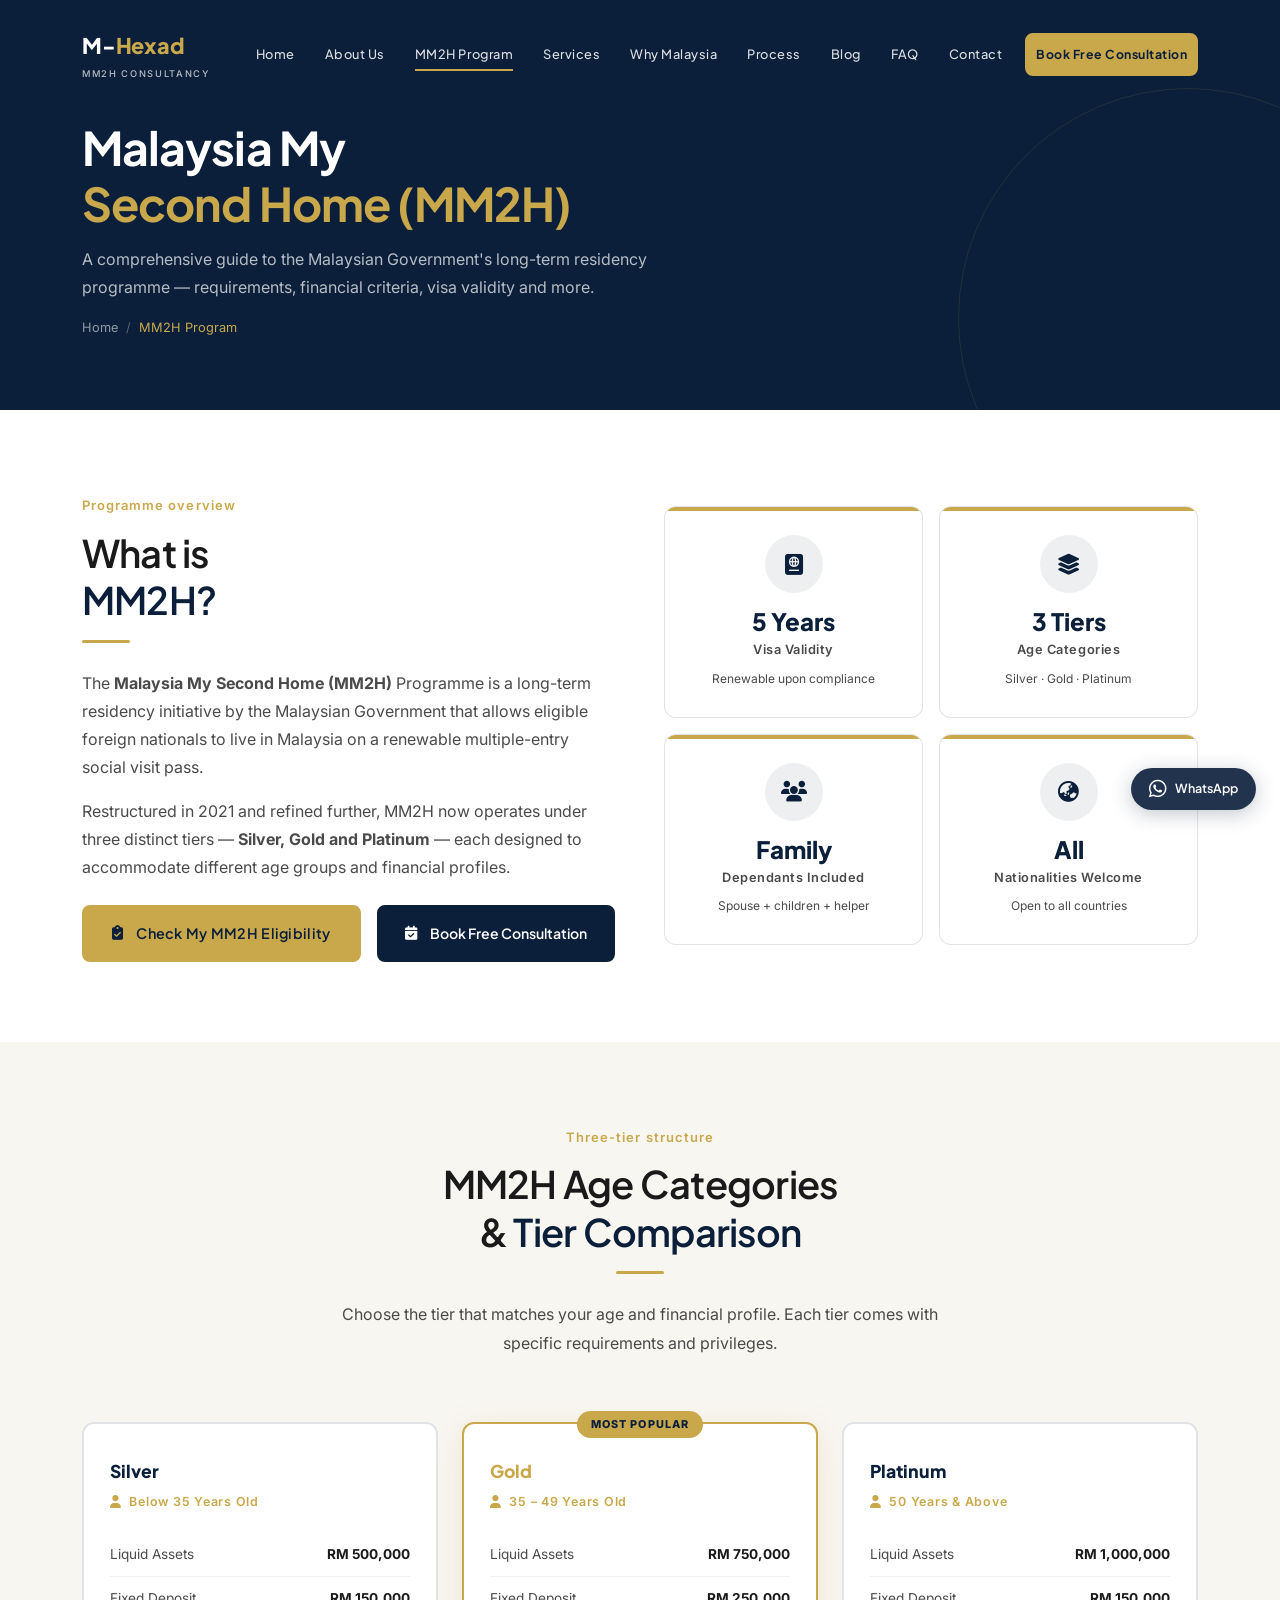
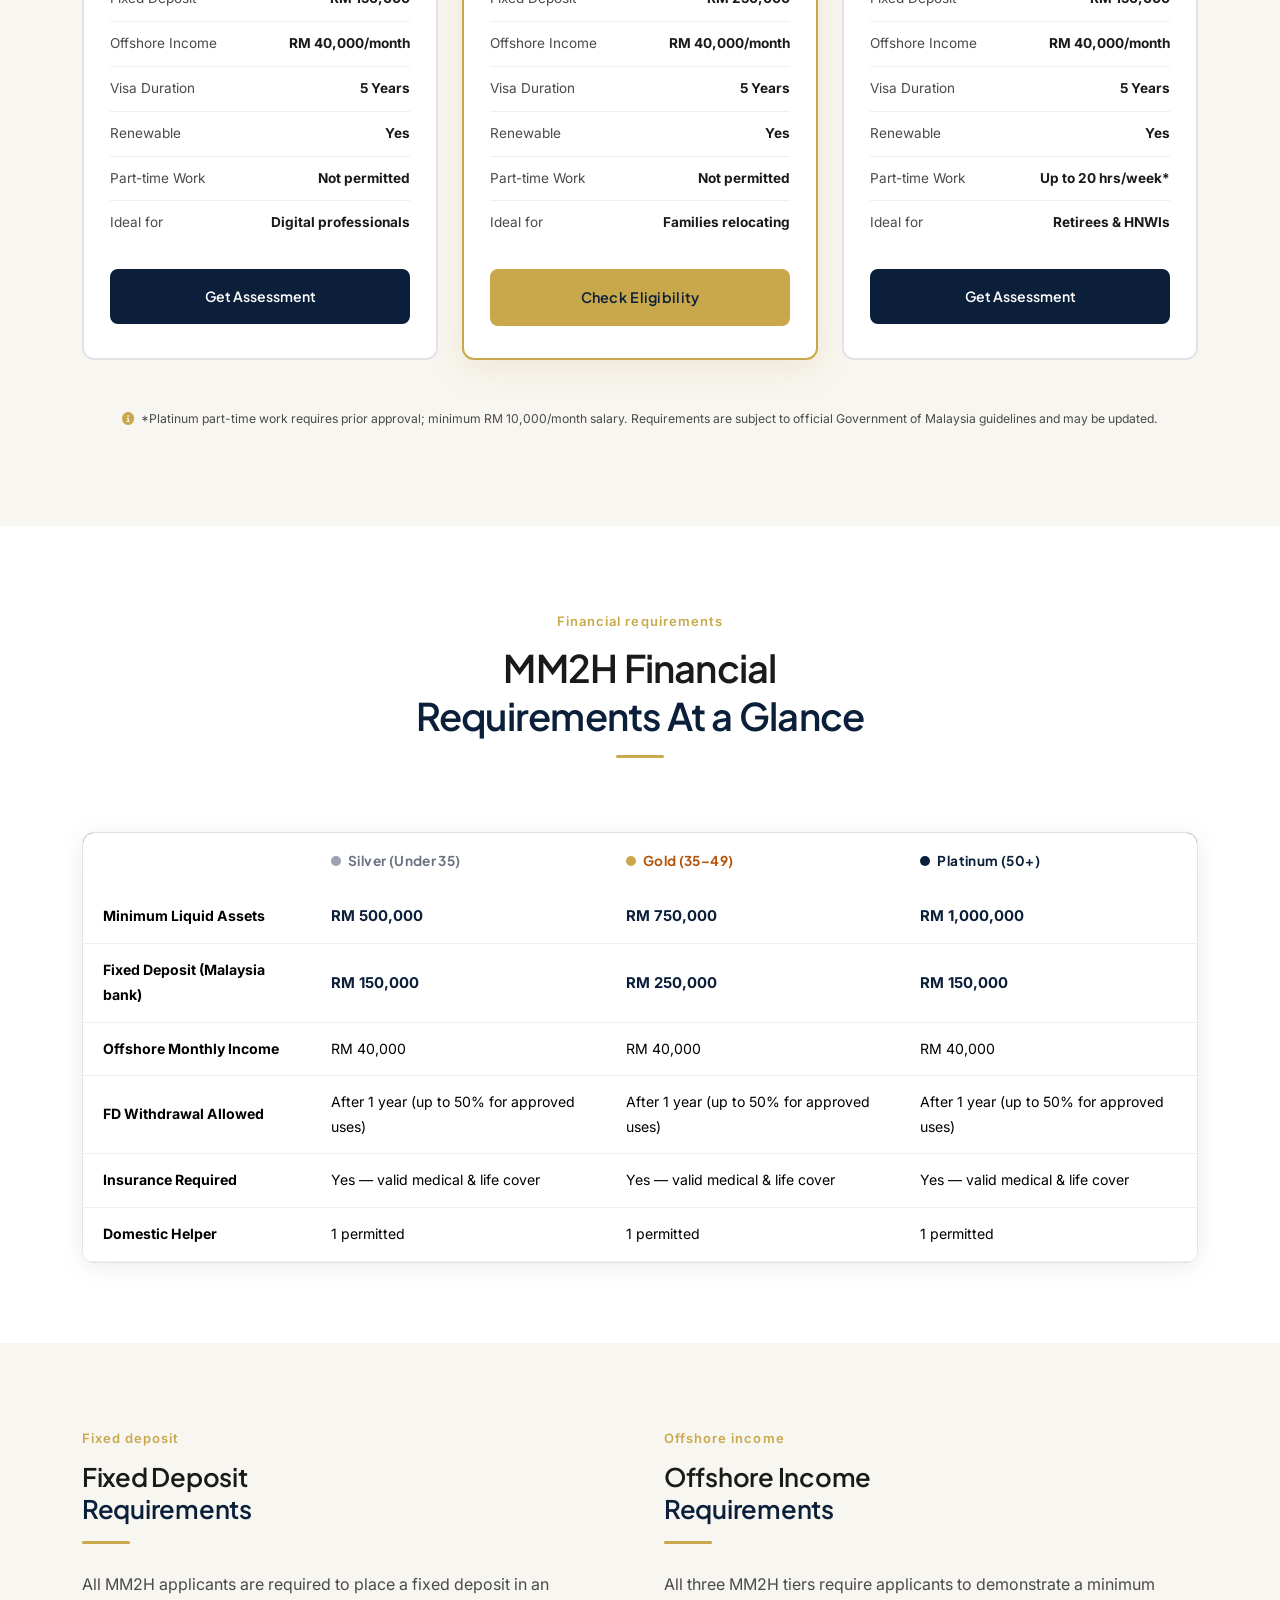
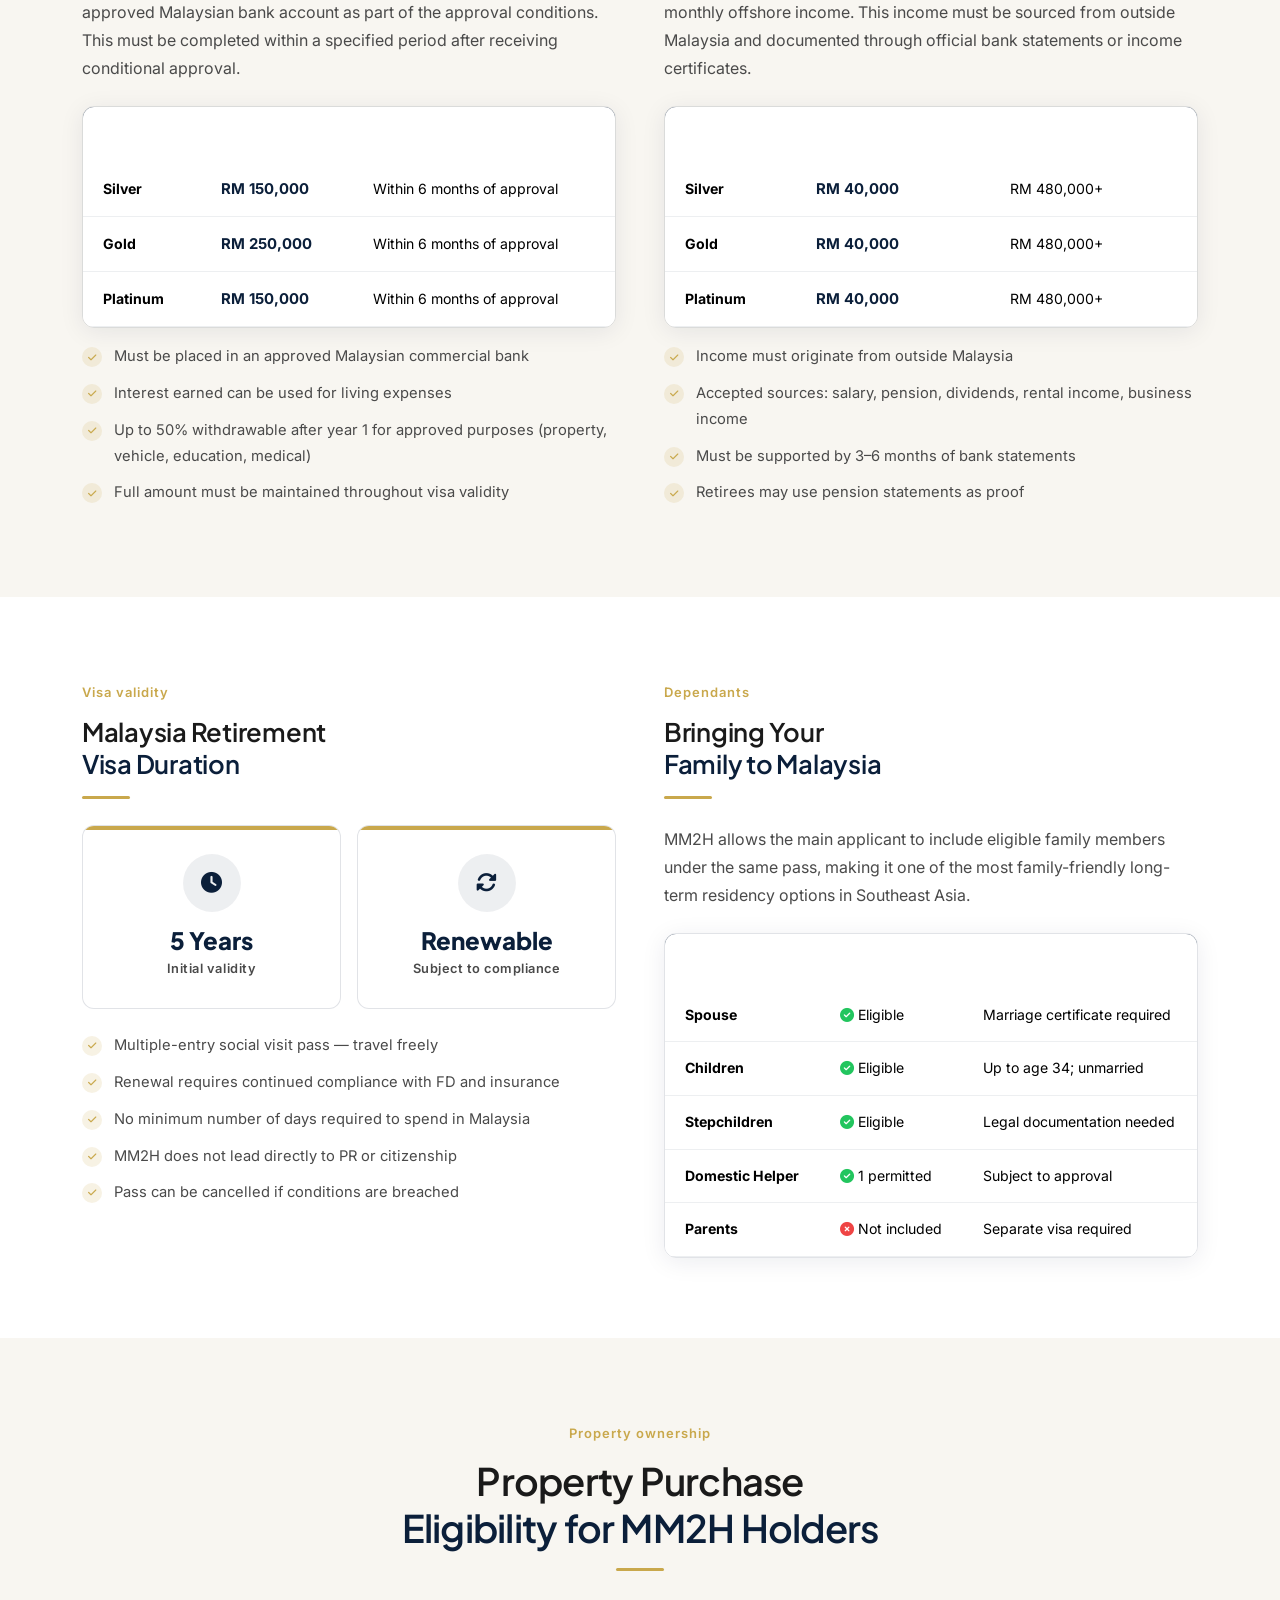
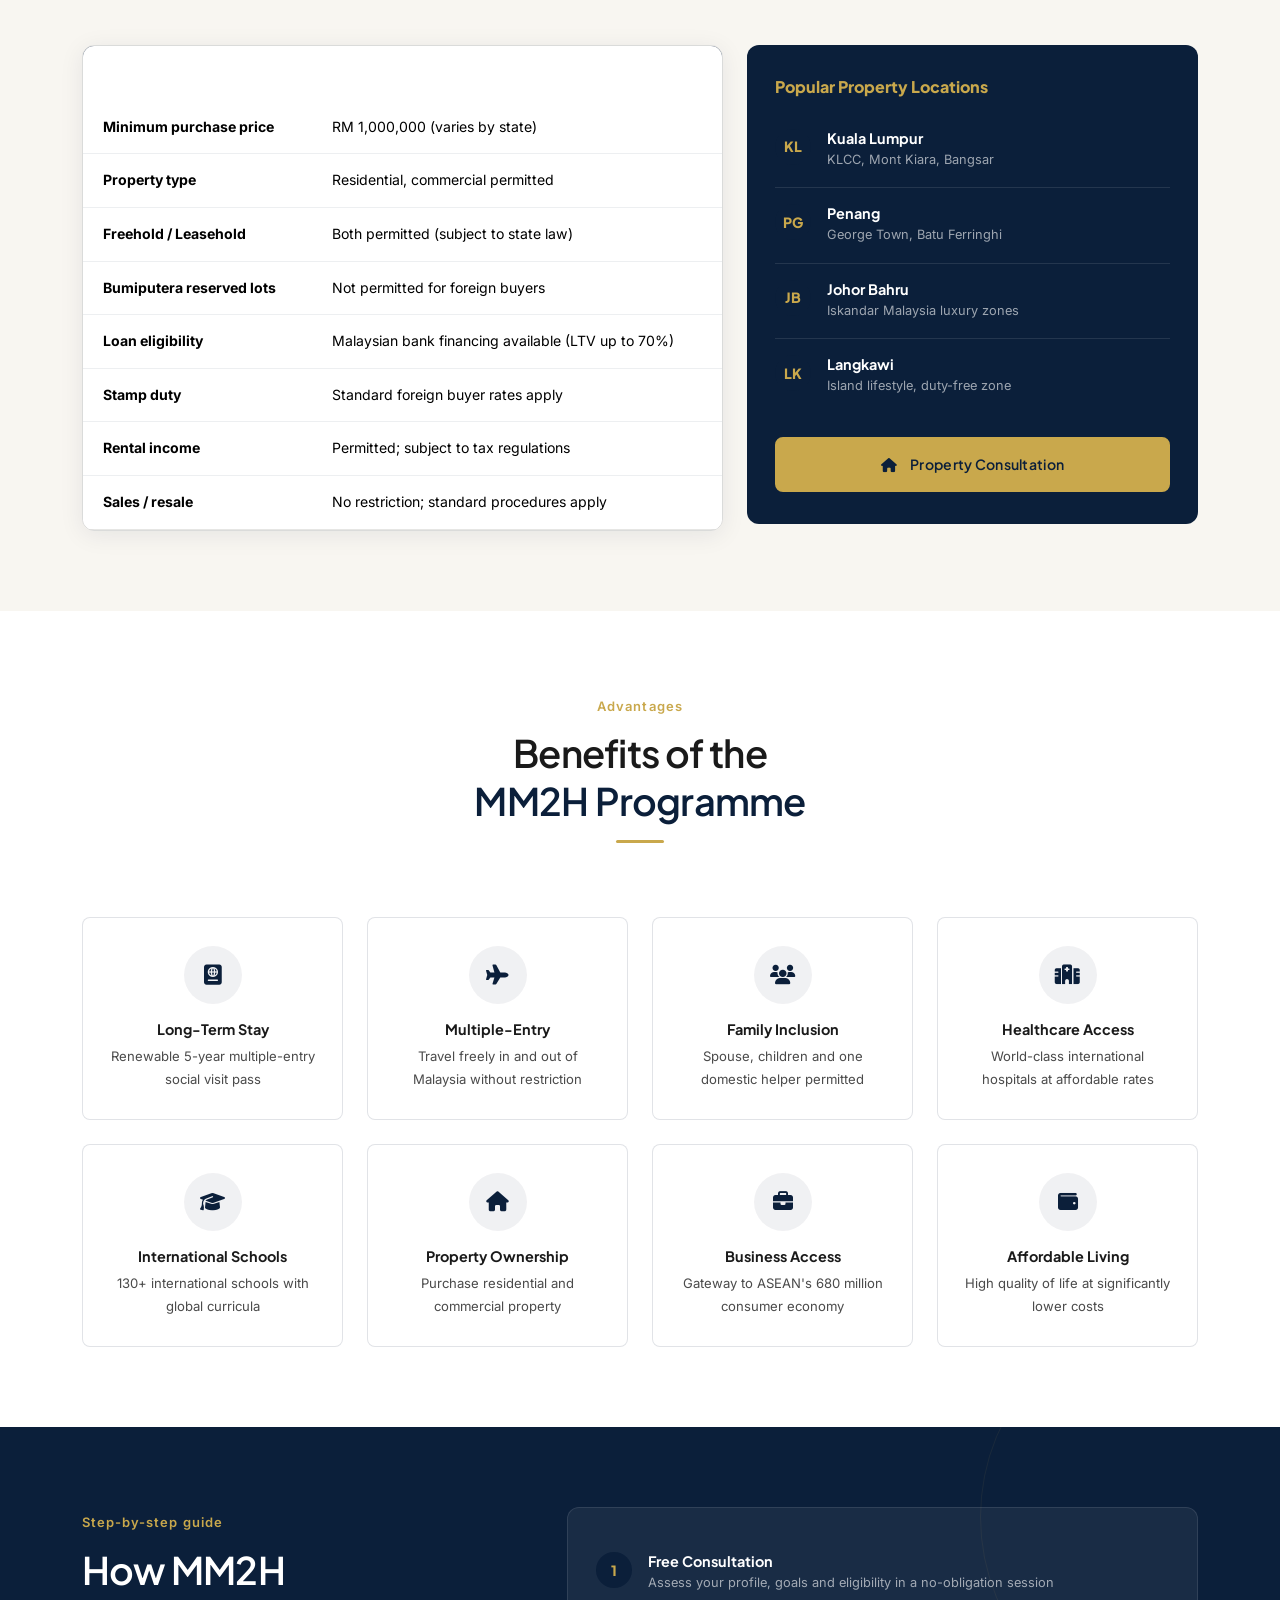
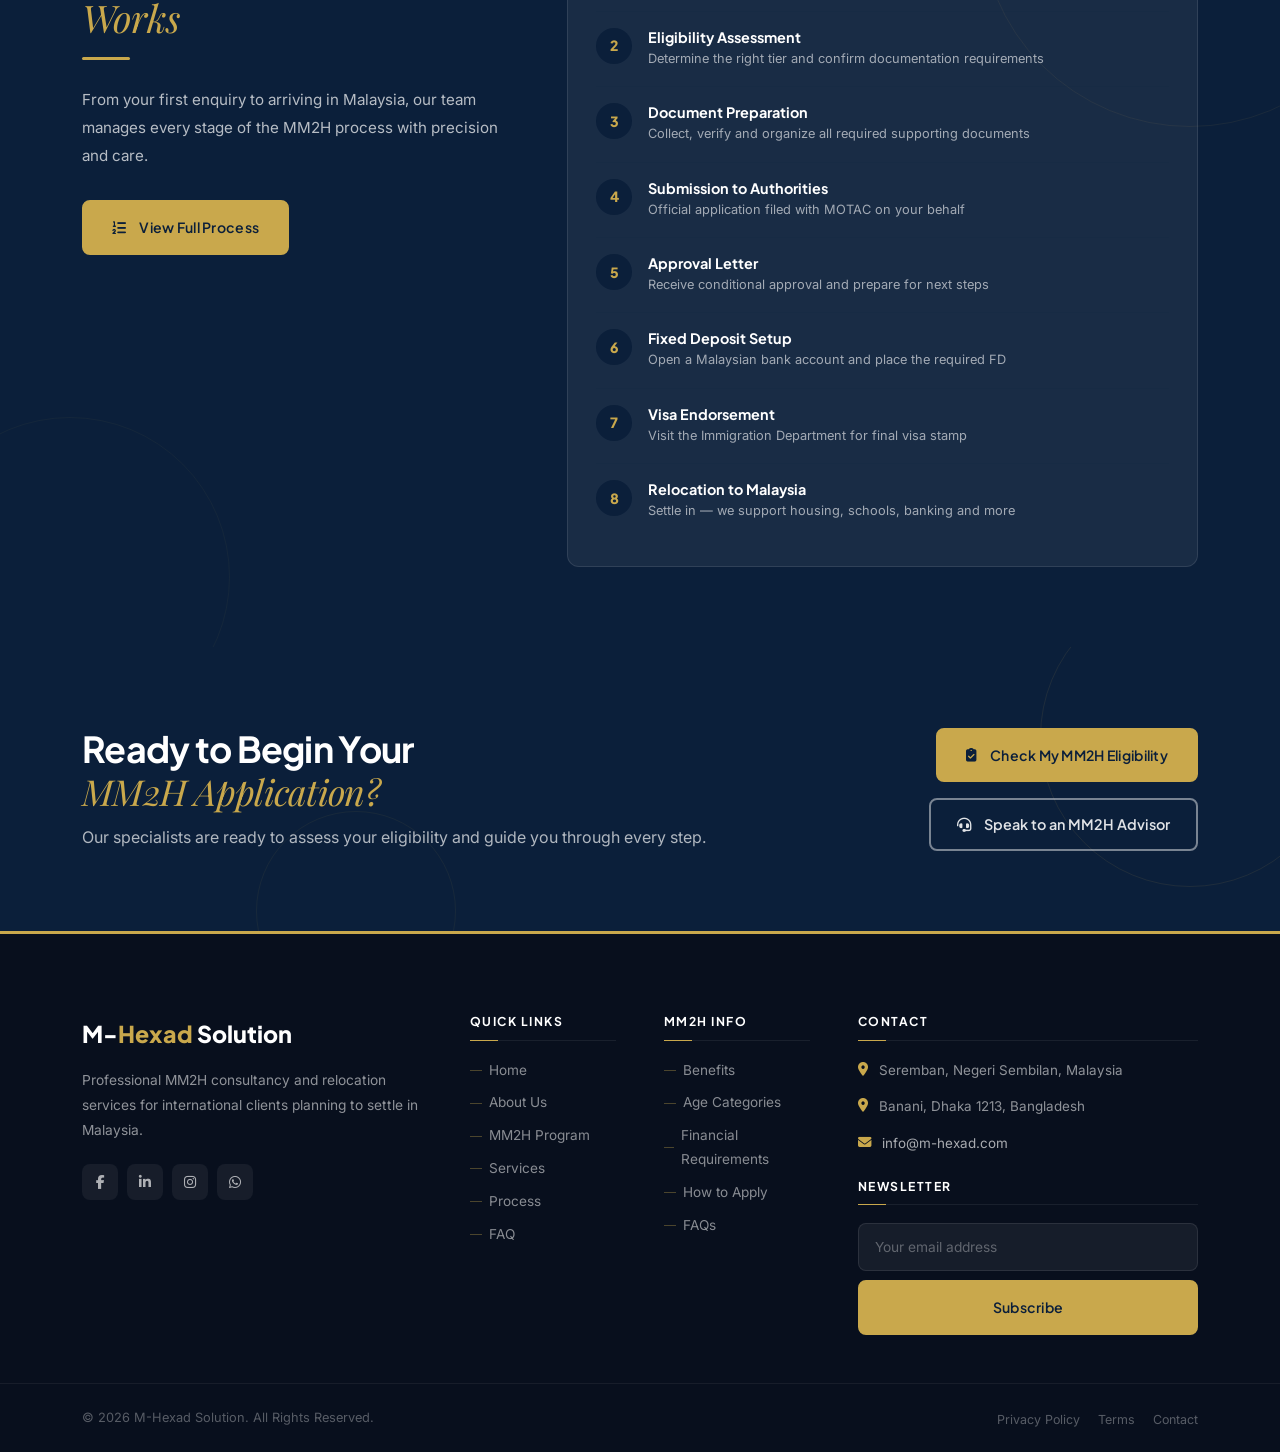
<file: mm2h.html>
<!DOCTYPE html>
<html lang="en">

<head>
  <meta charset="UTF-8" />
  <meta name="viewport" content="width=device-width, initial-scale=1.0" />
  <meta name="description"
    content="Malaysia My Second Home (MM2H) Programme — Full guide to financial requirements, age categories, fixed deposit, offshore income, visa validity, dependents and application process." />
  <title>MM2H Program | M-Hexad Solution</title>
  <link rel="stylesheet" href="https://cdn.jsdelivr.net/npm/bootstrap@5.3.3/dist/css/bootstrap.min.css" />
  <link rel="stylesheet" href="https://cdn.jsdelivr.net/npm/aos@2.3.4/dist/aos.css" />
  <link rel="stylesheet" href="https://cdnjs.cloudflare.com/ajax/libs/font-awesome/6.5.0/css/all.min.css" />
  <link
    href="https://fonts.googleapis.com/css2?family=Plus+Jakarta+Sans:ital,wght@0,400;0,500;0,600;0,700;1,400&family=Inter:wght@400;500&family=Playfair+Display:ital,wght@1,400&display=swap"
    rel="stylesheet" />
  <link rel="stylesheet" href="assets/css/style.css" />
  <style>
    /* ── MM2H-page specific styles ── */
    .info-table {
      border-radius: var(--radius-lg);
      overflow: hidden;
      border: 1px solid var(--border);
      box-shadow: var(--shadow);
    }

    .info-table thead {
      background: var(--color-primary);
    }

    .info-table thead th {
      color: #fff;
      font-family: 'Plus Jakarta Sans', sans-serif;
      font-size: 0.82rem;
      font-weight: 700;
      padding: 16px 20px;
      border: none;
      letter-spacing: 0.03em;
    }

    .info-table tbody td {
      padding: 14px 20px;
      font-size: 0.88rem;
      border-color: var(--border-light);
      vertical-align: middle;
    }

    .info-table tbody tr:hover {
      background: var(--color-bg-main);
    }

    .info-table .tier-badge {
      display: inline-flex;
      align-items: center;
      gap: 7px;
      font-weight: 700;
      font-size: 0.85rem;
    }

    .tier-silver {
      color: #6b7280;
    }

    .tier-gold {
      color: #b45309;
    }

    .tier-plat {
      color: var(--color-primary);
    }

    .tier-dot {
      width: 10px;
      height: 10px;
      border-radius: 50%;
      flex-shrink: 0;
    }

    .dot-silver {
      background: #9ca3af;
    }

    .dot-gold {
      background: var(--color-accent);
    }

    .dot-plat {
      background: var(--color-primary);
    }

    .highlight-val {
      font-weight: 700;
      color: var(--color-primary);
      font-size: 0.95rem;
    }

    /* Infographic cards */
    .info-card {
      background: #fff;
      border-radius: var(--radius-lg);
      padding: 28px 24px;
      border: 1px solid var(--border);
      height: 100%;
      transition: var(--transition);
      text-align: center;
      position: relative;
      overflow: hidden;
    }

    .info-card::before {
      content: '';
      position: absolute;
      top: 0;
      left: 0;
      right: 0;
      height: 4px;
      background: var(--color-accent);
    }

    .info-card:hover {
      transform: translateY(-5px);
      box-shadow: var(--shadow-md);
    }

    .info-card .ic-icon {
      width: 58px;
      height: 58px;
      background: rgba(11, 31, 58, 0.07);
      border-radius: 50%;
      display: flex;
      align-items: center;
      justify-content: center;
      margin: 0 auto 16px;
    }

    .info-card .ic-icon i {
      font-size: 1.3rem;
      color: var(--color-primary);
    }

    .info-card .ic-value {
      font-family: 'Plus Jakarta Sans', sans-serif;
      font-size: 1.5rem;
      font-weight: 800;
      color: var(--color-primary);
      line-height: 1;
      margin-bottom: 6px;
    }

    .info-card .ic-label {
      font-size: 0.8rem;
      font-weight: 600;
      color: var(--color-text-body);
      letter-spacing: 0.04em;
    }

    .info-card .ic-sub {
      font-size: 0.75rem;
      color: var(--color-text-body);
      margin-top: 6px;
    }

    /* Tier comparison cards */
    .tier-card {
      border-radius: var(--radius-lg);
      padding: 32px 26px;
      border: 2px solid var(--border);
      height: 100%;
      transition: var(--transition);
      position: relative;
    }

    .tier-card.popular {
      border-color: var(--color-accent);
      box-shadow: 0 8px 32px rgba(201, 168, 76, 0.18);
    }

    .tier-card .popular-badge {
      position: absolute;
      top: -13px;
      left: 50%;
      transform: translateX(-50%);
      background: var(--color-accent);
      color: var(--color-primary);
      font-size: 0.68rem;
      font-weight: 800;
      letter-spacing: 0.1em;
      text-transform: uppercase;
      padding: 4px 14px;
      border-radius: 20px;
      white-space: nowrap;
    }

    .tier-card .tier-name {
      font-family: 'Plus Jakarta Sans', sans-serif;
      font-size: 1.1rem;
      font-weight: 800;
      color: var(--color-primary);
      margin-bottom: 4px;
    }

    .tier-card .tier-age {
      font-size: 0.78rem;
      font-weight: 600;
      color: var(--color-accent);
      letter-spacing: 0.06em;
      margin-bottom: 20px;
      display: block;
    }

    .tier-row {
      display: flex;
      justify-content: space-between;
      align-items: center;
      padding: 10px 0;
      border-bottom: 1px solid var(--border-light);
      font-size: 0.85rem;
    }

    .tier-row:last-of-type {
      border-bottom: none;
    }

    .tier-row .tr-label {
      color: var(--color-text-body);
    }

    .tier-row .tr-val {
      font-weight: 700;
      color: var(--color-text-heading);
      text-align: right;
    }

    /* Step mini timeline inside page */
    .mini-step {
      display: flex;
      gap: 16px;
      align-items: flex-start;
      padding: 16px 0;
      border-bottom: 1px solid var(--border-light);
    }

    .mini-step:last-child {
      border-bottom: none;
    }

    .mini-num {
      width: 36px;
      height: 36px;
      border-radius: 50%;
      background: var(--color-primary);
      color: var(--color-accent);
      font-family: 'Plus Jakarta Sans', sans-serif;
      font-size: 0.88rem;
      font-weight: 800;
      display: flex;
      align-items: center;
      justify-content: center;
      flex-shrink: 0;
    }

    .mini-step h6 {
      font-family: 'Plus Jakarta Sans', sans-serif;
      font-size: 0.9rem;
      font-weight: 700;
      margin-bottom: 2px;
      color: var(--color-text-heading);
    }

    .mini-step p {
      font-size: 0.8rem;
      color: var(--color-text-body);
      margin: 0;
    }
  </style>
</head>

<body>

  <nav id="mainNav" class="navbar navbar-expand-lg">
    <div class="container">
      <a class="navbar-brand" href="index.html">M-<span class="brand-accent">Hexad</span><span class="brand-sub">MM2H
          Consultancy</span></a>
      <button class="navbar-toggler" type="button" id="navbarToggler" data-bs-toggle="collapse"
        data-bs-target="#navbarMain"><i class="fa fa-bars"></i></button>
      <div class="collapse navbar-collapse justify-content-end" id="navbarMain">
        <ul class="navbar-nav align-items-lg-center gap-lg-1">
          <li class="nav-item"><a class="nav-link" href="index.html">Home</a></li>
          <li class="nav-item"><a class="nav-link" href="about.html">About Us</a></li>
          <li class="nav-item"><a class="nav-link active" href="mm2h.html">MM2H Program</a></li>
          <li class="nav-item"><a class="nav-link" href="services.html">Services</a></li>
          <li class="nav-item"><a class="nav-link" href="why-malaysia.html">Why Malaysia</a></li>
          <li class="nav-item"><a class="nav-link" href="process.html">Process</a></li>
          <li class="nav-item"><a class="nav-link" href="blog.html">Blog</a></li>
          <li class="nav-item"><a class="nav-link" href="faq.html">FAQ</a></li>
          <li class="nav-item"><a class="nav-link" href="contact.html">Contact</a></li>
          <li class="nav-item"><a class="nav-link nav-cta" href="contact.html">Book Free Consultation</a></li>
        </ul>
      </div>
    </div>
  </nav>

  <section class="page-hero">
    <div class="page-hero-ornament"></div>
    <div class="container">
      <div data-aos="fade-up">
        <h1 class="page-hero-title">Malaysia My<br /><span>Second Home (MM2H)</span></h1>
        <p style="color:rgba(255,255,255,0.7);margin-bottom:16px;max-width:620px;">A comprehensive guide to the
          Malaysian Government's long-term residency programme — requirements, financial criteria, visa validity and
          more.</p>
        <nav class="breadcrumb-wrap">
          <ol class="breadcrumb">
            <li class="breadcrumb-item"><a href="index.html">Home</a></li>
            <li class="breadcrumb-item active">MM2H Program</li>
          </ol>
        </nav>
      </div>
    </div>
  </section>

  <!-- ── PROGRAMME OVERVIEW ── -->
  <section class="section-pad bg-white">
    <div class="container">
      <div class="row align-items-center g-5">
        <div class="col-lg-6" data-aos="fade-right">
          <span class="section-label">Programme overview</span>
          <h2 class="section-title">What is<br /><span>MM2H?</span></h2>
          <div class="section-divider"></div>
          <p class="mb-3">The <strong>Malaysia My Second Home (MM2H)</strong> Programme is a long-term residency
            initiative by the Malaysian Government that allows eligible foreign nationals to live in Malaysia on a
            renewable multiple-entry social visit pass.</p>
          <p class="mb-4">Restructured in 2021 and refined further, MM2H now operates under three distinct tiers —
            <strong>Silver, Gold and Platinum</strong> — each designed to accommodate different age groups and financial
            profiles.</p>
          <div class="d-flex gap-3 flex-wrap">
            <a href="contact.html" class="btn-primary-custom"><i class="fa fa-clipboard-check me-1"></i> Check My MM2H
              Eligibility</a>
            <a href="contact.html" class="btn-dark-custom"><i class="fa fa-calendar-check me-1"></i> Book Free
              Consultation</a>
          </div>
        </div>
        <div class="col-lg-6" data-aos="fade-left">
          <!-- Key Facts Infographic -->
          <div class="row g-3">
            <div class="col-6">
              <div class="info-card">
                <div class="ic-icon"><i class="fa fa-passport"></i></div>
                <div class="ic-value">5 Years</div>
                <div class="ic-label">Visa Validity</div>
                <div class="ic-sub">Renewable upon compliance</div>
              </div>
            </div>
            <div class="col-6">
              <div class="info-card">
                <div class="ic-icon"><i class="fa fa-layer-group"></i></div>
                <div class="ic-value">3 Tiers</div>
                <div class="ic-label">Age Categories</div>
                <div class="ic-sub">Silver · Gold · Platinum</div>
              </div>
            </div>
            <div class="col-6">
              <div class="info-card">
                <div class="ic-icon"><i class="fa fa-users"></i></div>
                <div class="ic-value">Family</div>
                <div class="ic-label">Dependants Included</div>
                <div class="ic-sub">Spouse + children + helper</div>
              </div>
            </div>
            <div class="col-6">
              <div class="info-card">
                <div class="ic-icon"><i class="fa fa-globe-asia"></i></div>
                <div class="ic-value">All</div>
                <div class="ic-label">Nationalities Welcome</div>
                <div class="ic-sub">Open to all countries</div>
              </div>
            </div>
          </div>
        </div>
      </div>
    </div>
  </section>

  <!-- ── AGE CATEGORIES & TIER COMPARISON ── -->
  <section id="eligibility" class="section-pad bg-cream">
    <div class="container">
      <div class="row justify-content-center text-center mb-5">
        <div class="col-lg-7" data-aos="fade-up">
          <span class="section-label">Three-tier structure</span>
          <h2 class="section-title">MM2H Age Categories<br />& <span>Tier Comparison</span></h2>
          <div class="section-divider center"></div>
          <p class="section-desc mx-auto">Choose the tier that matches your age and financial profile. Each tier comes
            with specific requirements and privileges.</p>
        </div>
      </div>

      <div class="row g-4 mb-5">
        <!-- Silver -->
        <div class="col-md-4" data-aos="fade-up" data-aos-delay="0">
          <div class="tier-card" style="background:#fff;">
            <div class="tier-name">Silver</div>
            <span class="tier-age"><i class="fa fa-user me-1"></i> Below 35 Years Old</span>
            <div class="tier-row"><span class="tr-label">Liquid Assets</span><span class="tr-val">RM 500,000</span>
            </div>
            <div class="tier-row"><span class="tr-label">Fixed Deposit</span><span class="tr-val">RM 150,000</span>
            </div>
            <div class="tier-row"><span class="tr-label">Offshore Income</span><span class="tr-val">RM
                40,000/month</span></div>
            <div class="tier-row"><span class="tr-label">Visa Duration</span><span class="tr-val">5 Years</span></div>
            <div class="tier-row"><span class="tr-label">Renewable</span><span class="tr-val">Yes</span></div>
            <div class="tier-row"><span class="tr-label">Part-time Work</span><span class="tr-val">Not permitted</span>
            </div>
            <div class="tier-row"><span class="tr-label">Ideal for</span><span class="tr-val">Digital
                professionals</span></div>
            <a href="contact.html" class="btn-dark-custom w-100 mt-4" style="justify-content:center;">Get Assessment</a>
          </div>
        </div>
        <!-- Gold -->
        <div class="col-md-4" data-aos="fade-up" data-aos-delay="80">
          <div class="tier-card popular" style="background:#fff;">
            <div class="popular-badge">Most Popular</div>
            <div class="tier-name" style="color:var(--color-accent);">Gold</div>
            <span class="tier-age"><i class="fa fa-user me-1"></i> 35 – 49 Years Old</span>
            <div class="tier-row"><span class="tr-label">Liquid Assets</span><span class="tr-val">RM 750,000</span>
            </div>
            <div class="tier-row"><span class="tr-label">Fixed Deposit</span><span class="tr-val">RM 250,000</span>
            </div>
            <div class="tier-row"><span class="tr-label">Offshore Income</span><span class="tr-val">RM
                40,000/month</span></div>
            <div class="tier-row"><span class="tr-label">Visa Duration</span><span class="tr-val">5 Years</span></div>
            <div class="tier-row"><span class="tr-label">Renewable</span><span class="tr-val">Yes</span></div>
            <div class="tier-row"><span class="tr-label">Part-time Work</span><span class="tr-val">Not permitted</span>
            </div>
            <div class="tier-row"><span class="tr-label">Ideal for</span><span class="tr-val">Families relocating</span>
            </div>
            <a href="contact.html" class="btn-primary-custom w-100 mt-4" style="justify-content:center;">Check
              Eligibility</a>
          </div>
        </div>
        <!-- Platinum -->
        <div class="col-md-4" data-aos="fade-up" data-aos-delay="160">
          <div class="tier-card" style="background:#fff;">
            <div class="tier-name">Platinum</div>
            <span class="tier-age"><i class="fa fa-user me-1"></i> 50 Years & Above</span>
            <div class="tier-row"><span class="tr-label">Liquid Assets</span><span class="tr-val">RM 1,000,000</span>
            </div>
            <div class="tier-row"><span class="tr-label">Fixed Deposit</span><span class="tr-val">RM 150,000</span>
            </div>
            <div class="tier-row"><span class="tr-label">Offshore Income</span><span class="tr-val">RM
                40,000/month</span></div>
            <div class="tier-row"><span class="tr-label">Visa Duration</span><span class="tr-val">5 Years</span></div>
            <div class="tier-row"><span class="tr-label">Renewable</span><span class="tr-val">Yes</span></div>
            <div class="tier-row"><span class="tr-label">Part-time Work</span><span class="tr-val">Up to 20
                hrs/week*</span></div>
            <div class="tier-row"><span class="tr-label">Ideal for</span><span class="tr-val">Retirees & HNWIs</span>
            </div>
            <a href="contact.html" class="btn-dark-custom w-100 mt-4" style="justify-content:center;">Get Assessment</a>
          </div>
        </div>
      </div>

      <p style="font-size:0.76rem;color:var(--color-text-body);text-align:center;" data-aos="fade-up">
        <i class="fa fa-info-circle me-1" style="color:var(--color-accent);"></i>
        *Platinum part-time work requires prior approval; minimum RM 10,000/month salary. Requirements are subject to
        official Government of Malaysia guidelines and may be updated.
      </p>
    </div>
  </section>

  <!-- ── FULL FINANCIAL REQUIREMENTS TABLE ── -->
  <section id="financial" class="section-pad bg-white">
    <div class="container">
      <div class="row justify-content-center text-center mb-5">
        <div class="col-lg-7" data-aos="fade-up">
          <span class="section-label">Financial requirements</span>
          <h2 class="section-title">MM2H Financial<br /><span>Requirements At a Glance</span></h2>
          <div class="section-divider center"></div>
        </div>
      </div>
      <div data-aos="fade-up">
        <div class="info-table">
          <table class="table mb-0">
            <thead>
              <tr>
                <th>Criteria</th>
                <th><span class="tier-badge tier-silver"><span class="tier-dot dot-silver"></span>Silver (Under
                    35)</span></th>
                <th><span class="tier-badge tier-gold"><span class="tier-dot dot-gold"></span>Gold (35–49)</span></th>
                <th><span class="tier-badge tier-plat"><span class="tier-dot dot-plat"></span>Platinum (50+)</span></th>
              </tr>
            </thead>
            <tbody>
              <tr>
                <td><strong>Minimum Liquid Assets</strong></td>
                <td class="highlight-val">RM 500,000</td>
                <td class="highlight-val">RM 750,000</td>
                <td class="highlight-val">RM 1,000,000</td>
              </tr>
              <tr>
                <td><strong>Fixed Deposit (Malaysia bank)</strong></td>
                <td class="highlight-val">RM 150,000</td>
                <td class="highlight-val">RM 250,000</td>
                <td class="highlight-val">RM 150,000</td>
              </tr>
              <tr>
                <td><strong>Offshore Monthly Income</strong></td>
                <td>RM 40,000</td>
                <td>RM 40,000</td>
                <td>RM 40,000</td>
              </tr>
              <tr>
                <td><strong>FD Withdrawal Allowed</strong></td>
                <td>After 1 year (up to 50% for approved uses)</td>
                <td>After 1 year (up to 50% for approved uses)</td>
                <td>After 1 year (up to 50% for approved uses)</td>
              </tr>
              <tr>
                <td><strong>Insurance Required</strong></td>
                <td>Yes — valid medical & life cover</td>
                <td>Yes — valid medical & life cover</td>
                <td>Yes — valid medical & life cover</td>
              </tr>
              <tr>
                <td><strong>Domestic Helper</strong></td>
                <td>1 permitted</td>
                <td>1 permitted</td>
                <td>1 permitted</td>
              </tr>
            </tbody>
          </table>
        </div>
      </div>
    </div>
  </section>

  <!-- ── FIXED DEPOSIT & OFFSHORE INCOME ── -->
  <section class="section-pad bg-cream">
    <div class="container">
      <div class="row g-5 align-items-start">
        <!-- Fixed Deposit -->
        <div class="col-lg-6" data-aos="fade-right">
          <span class="section-label">Fixed deposit</span>
          <h3 class="section-title" style="font-size:1.6rem;">Fixed Deposit<br /><span>Requirements</span></h3>
          <div class="section-divider"></div>
          <p class="mb-4">All MM2H applicants are required to place a fixed deposit in an approved Malaysian bank
            account as part of the approval conditions. This must be completed within a specified period after receiving
            conditional approval.</p>
          <div class="info-table mb-3">
            <table class="table mb-0">
              <thead>
                <tr>
                  <th>Tier</th>
                  <th>FD Amount</th>
                  <th>Timing</th>
                </tr>
              </thead>
              <tbody>
                <tr>
                  <td><strong>Silver</strong></td>
                  <td class="highlight-val">RM 150,000</td>
                  <td>Within 6 months of approval</td>
                </tr>
                <tr>
                  <td><strong>Gold</strong></td>
                  <td class="highlight-val">RM 250,000</td>
                  <td>Within 6 months of approval</td>
                </tr>
                <tr>
                  <td><strong>Platinum</strong></td>
                  <td class="highlight-val">RM 150,000</td>
                  <td>Within 6 months of approval</td>
                </tr>
              </tbody>
            </table>
          </div>
          <ul class="check-list">
            <li><span class="check-icon"><i class="fa fa-check"></i></span>Must be placed in an approved Malaysian
              commercial bank</li>
            <li><span class="check-icon"><i class="fa fa-check"></i></span>Interest earned can be used for living
              expenses</li>
            <li><span class="check-icon"><i class="fa fa-check"></i></span>Up to 50% withdrawable after year 1 for
              approved purposes (property, vehicle, education, medical)</li>
            <li><span class="check-icon"><i class="fa fa-check"></i></span>Full amount must be maintained throughout
              visa validity</li>
          </ul>
        </div>
        <!-- Offshore Income -->
        <div class="col-lg-6" data-aos="fade-left">
          <span class="section-label">Offshore income</span>
          <h3 class="section-title" style="font-size:1.6rem;">Offshore Income<br /><span>Requirements</span></h3>
          <div class="section-divider"></div>
          <p class="mb-4">All three MM2H tiers require applicants to demonstrate a minimum monthly offshore income. This
            income must be sourced from outside Malaysia and documented through official bank statements or income
            certificates.</p>
          <div class="info-table mb-3">
            <table class="table mb-0">
              <thead>
                <tr>
                  <th>Tier</th>
                  <th>Monthly Income</th>
                  <th>Annual Equivalent</th>
                </tr>
              </thead>
              <tbody>
                <tr>
                  <td><strong>Silver</strong></td>
                  <td class="highlight-val">RM 40,000</td>
                  <td>RM 480,000+</td>
                </tr>
                <tr>
                  <td><strong>Gold</strong></td>
                  <td class="highlight-val">RM 40,000</td>
                  <td>RM 480,000+</td>
                </tr>
                <tr>
                  <td><strong>Platinum</strong></td>
                  <td class="highlight-val">RM 40,000</td>
                  <td>RM 480,000+</td>
                </tr>
              </tbody>
            </table>
          </div>
          <ul class="check-list">
            <li><span class="check-icon"><i class="fa fa-check"></i></span>Income must originate from outside Malaysia
            </li>
            <li><span class="check-icon"><i class="fa fa-check"></i></span>Accepted sources: salary, pension, dividends,
              rental income, business income</li>
            <li><span class="check-icon"><i class="fa fa-check"></i></span>Must be supported by 3–6 months of bank
              statements</li>
            <li><span class="check-icon"><i class="fa fa-check"></i></span>Retirees may use pension statements as proof
            </li>
          </ul>
        </div>
      </div>
    </div>
  </section>

  <!-- ── VISA VALIDITY & DEPENDANTS ── -->
  <section class="section-pad bg-white">
    <div class="container">
      <div class="row g-5">
        <!-- Visa Validity -->
        <div class="col-lg-6" data-aos="fade-right">
          <span class="section-label">Visa validity</span>
          <h3 class="section-title" style="font-size:1.6rem;">Malaysia Retirement<br /><span>Visa Duration</span></h3>
          <div class="section-divider"></div>
          <div class="row g-3 mb-4">
            <div class="col-6">
              <div class="info-card" style="text-align:center;">
                <div class="ic-icon"><i class="fa fa-clock"></i></div>
                <div class="ic-value">5 Years</div>
                <div class="ic-label">Initial validity</div>
              </div>
            </div>
            <div class="col-6">
              <div class="info-card" style="text-align:center;">
                <div class="ic-icon"><i class="fa fa-sync-alt"></i></div>
                <div class="ic-value">Renewable</div>
                <div class="ic-label">Subject to compliance</div>
              </div>
            </div>
          </div>
          <ul class="check-list">
            <li><span class="check-icon"><i class="fa fa-check"></i></span>Multiple-entry social visit pass — travel
              freely</li>
            <li><span class="check-icon"><i class="fa fa-check"></i></span>Renewal requires continued compliance with FD
              and insurance</li>
            <li><span class="check-icon"><i class="fa fa-check"></i></span>No minimum number of days required to spend
              in Malaysia</li>
            <li><span class="check-icon"><i class="fa fa-check"></i></span>MM2H does not lead directly to PR or
              citizenship</li>
            <li><span class="check-icon"><i class="fa fa-check"></i></span>Pass can be cancelled if conditions are
              breached</li>
          </ul>
        </div>
        <!-- Dependants -->
        <div class="col-lg-6" data-aos="fade-left">
          <span class="section-label">Dependants</span>
          <h3 class="section-title" style="font-size:1.6rem;">Bringing Your<br /><span>Family to Malaysia</span></h3>
          <div class="section-divider"></div>
          <p class="mb-4">MM2H allows the main applicant to include eligible family members under the same pass, making
            it one of the most family-friendly long-term residency options in Southeast Asia.</p>
          <div class="info-table">
            <table class="table mb-0">
              <thead>
                <tr>
                  <th>Dependant Type</th>
                  <th>Eligibility</th>
                  <th>Notes</th>
                </tr>
              </thead>
              <tbody>
                <tr>
                  <td><strong>Spouse</strong></td>
                  <td><i class="fa fa-check-circle" style="color:#22c55e;"></i> Eligible</td>
                  <td>Marriage certificate required</td>
                </tr>
                <tr>
                  <td><strong>Children</strong></td>
                  <td><i class="fa fa-check-circle" style="color:#22c55e;"></i> Eligible</td>
                  <td>Up to age 34; unmarried</td>
                </tr>
                <tr>
                  <td><strong>Stepchildren</strong></td>
                  <td><i class="fa fa-check-circle" style="color:#22c55e;"></i> Eligible</td>
                  <td>Legal documentation needed</td>
                </tr>
                <tr>
                  <td><strong>Domestic Helper</strong></td>
                  <td><i class="fa fa-check-circle" style="color:#22c55e;"></i> 1 permitted</td>
                  <td>Subject to approval</td>
                </tr>
                <tr>
                  <td><strong>Parents</strong></td>
                  <td><i class="fa fa-times-circle" style="color:#ef4444;"></i> Not included</td>
                  <td>Separate visa required</td>
                </tr>
              </tbody>
            </table>
          </div>
        </div>
      </div>
    </div>
  </section>

  <!-- ── PROPERTY PURCHASE ELIGIBILITY ── -->
  <section class="section-pad bg-cream">
    <div class="container">
      <div class="row justify-content-center text-center mb-5">
        <div class="col-lg-6" data-aos="fade-up">
          <span class="section-label">Property ownership</span>
          <h2 class="section-title">Property Purchase<br /><span>Eligibility for MM2H Holders</span></h2>
          <div class="section-divider center"></div>
        </div>
      </div>
      <div class="row g-4 align-items-start">
        <div class="col-lg-7" data-aos="fade-right">
          <div class="info-table">
            <table class="table mb-0">
              <thead>
                <tr>
                  <th>Property Detail</th>
                  <th>MM2H Holder Rules</th>
                </tr>
              </thead>
              <tbody>
                <tr>
                  <td><strong>Minimum purchase price</strong></td>
                  <td>RM 1,000,000 (varies by state)</td>
                </tr>
                <tr>
                  <td><strong>Property type</strong></td>
                  <td>Residential, commercial permitted</td>
                </tr>
                <tr>
                  <td><strong>Freehold / Leasehold</strong></td>
                  <td>Both permitted (subject to state law)</td>
                </tr>
                <tr>
                  <td><strong>Bumiputera reserved lots</strong></td>
                  <td>Not permitted for foreign buyers</td>
                </tr>
                <tr>
                  <td><strong>Loan eligibility</strong></td>
                  <td>Malaysian bank financing available (LTV up to 70%)</td>
                </tr>
                <tr>
                  <td><strong>Stamp duty</strong></td>
                  <td>Standard foreign buyer rates apply</td>
                </tr>
                <tr>
                  <td><strong>Rental income</strong></td>
                  <td>Permitted; subject to tax regulations</td>
                </tr>
                <tr>
                  <td><strong>Sales / resale</strong></td>
                  <td>No restriction; standard procedures apply</td>
                </tr>
              </tbody>
            </table>
          </div>
        </div>
        <div class="col-lg-5" data-aos="fade-left">
          <div style="background:var(--color-primary);border-radius:var(--radius-lg);padding:32px 28px;">
            <h5
              style="color:var(--color-accent);font-family:'Plus Jakarta Sans',sans-serif;font-size:1rem;font-weight:800;margin-bottom:16px;">
              Popular Property Locations</h5>
            <div class="mini-step" style="border-bottom:1px solid rgba(255,255,255,0.1);">
              <div class="mini-num">KL</div>
              <div>
                <h6 style="color:#fff;">Kuala Lumpur</h6>
                <p style="color:rgba(255,255,255,0.6);">KLCC, Mont Kiara, Bangsar</p>
              </div>
            </div>
            <div class="mini-step" style="border-bottom:1px solid rgba(255,255,255,0.1);">
              <div class="mini-num">PG</div>
              <div>
                <h6 style="color:#fff;">Penang</h6>
                <p style="color:rgba(255,255,255,0.6);">George Town, Batu Ferringhi</p>
              </div>
            </div>
            <div class="mini-step" style="border-bottom:1px solid rgba(255,255,255,0.1);">
              <div class="mini-num">JB</div>
              <div>
                <h6 style="color:#fff;">Johor Bahru</h6>
                <p style="color:rgba(255,255,255,0.6);">Iskandar Malaysia luxury zones</p>
              </div>
            </div>
            <div class="mini-step" style="border-bottom:none;">
              <div class="mini-num">LK</div>
              <div>
                <h6 style="color:#fff;">Langkawi</h6>
                <p style="color:rgba(255,255,255,0.6);">Island lifestyle, duty-free zone</p>
              </div>
            </div>
            <a href="contact.html" class="btn-gold w-100 mt-4" style="justify-content:center;"><i
                class="fa fa-home me-1"></i> Property Consultation</a>
          </div>
        </div>
      </div>
    </div>
  </section>

  <!-- ── BENEFITS GRID ── -->
  <section id="benefits" class="section-pad bg-white">
    <div class="container">
      <div class="row justify-content-center text-center mb-5">
        <div class="col-lg-6" data-aos="fade-up">
          <span class="section-label">Advantages</span>
          <h2 class="section-title">Benefits of the<br /><span>MM2H Programme</span></h2>
          <div class="section-divider center"></div>
        </div>
      </div>
      <div class="row g-4">
        <div class="col-sm-6 col-lg-3" data-aos="fade-up" data-aos-delay="0">
          <div class="mm2h-benefit-card">
            <div class="bc-icon"><i class="fa fa-passport"></i></div>
            <h5>Long-Term Stay</h5>
            <p>Renewable 5-year multiple-entry social visit pass</p>
          </div>
        </div>
        <div class="col-sm-6 col-lg-3" data-aos="fade-up" data-aos-delay="60">
          <div class="mm2h-benefit-card">
            <div class="bc-icon"><i class="fa fa-plane"></i></div>
            <h5>Multiple-Entry</h5>
            <p>Travel freely in and out of Malaysia without restriction</p>
          </div>
        </div>
        <div class="col-sm-6 col-lg-3" data-aos="fade-up" data-aos-delay="120">
          <div class="mm2h-benefit-card">
            <div class="bc-icon"><i class="fa fa-users"></i></div>
            <h5>Family Inclusion</h5>
            <p>Spouse, children and one domestic helper permitted</p>
          </div>
        </div>
        <div class="col-sm-6 col-lg-3" data-aos="fade-up" data-aos-delay="180">
          <div class="mm2h-benefit-card">
            <div class="bc-icon"><i class="fa fa-hospital-alt"></i></div>
            <h5>Healthcare Access</h5>
            <p>World-class international hospitals at affordable rates</p>
          </div>
        </div>
        <div class="col-sm-6 col-lg-3" data-aos="fade-up" data-aos-delay="0">
          <div class="mm2h-benefit-card">
            <div class="bc-icon"><i class="fa fa-graduation-cap"></i></div>
            <h5>International Schools</h5>
            <p>130+ international schools with global curricula</p>
          </div>
        </div>
        <div class="col-sm-6 col-lg-3" data-aos="fade-up" data-aos-delay="60">
          <div class="mm2h-benefit-card">
            <div class="bc-icon"><i class="fa fa-home"></i></div>
            <h5>Property Ownership</h5>
            <p>Purchase residential and commercial property</p>
          </div>
        </div>
        <div class="col-sm-6 col-lg-3" data-aos="fade-up" data-aos-delay="120">
          <div class="mm2h-benefit-card">
            <div class="bc-icon"><i class="fa fa-briefcase"></i></div>
            <h5>Business Access</h5>
            <p>Gateway to ASEAN's 680 million consumer economy</p>
          </div>
        </div>
        <div class="col-sm-6 col-lg-3" data-aos="fade-up" data-aos-delay="180">
          <div class="mm2h-benefit-card">
            <div class="bc-icon"><i class="fa fa-wallet"></i></div>
            <h5>Affordable Living</h5>
            <p>High quality of life at significantly lower costs</p>
          </div>
        </div>
      </div>
    </div>
  </section>

  <!-- ── HOW MM2H WORKS (MINI PROCESS) ── -->
  <section class="section-pad mm2h-overview-section">
    <div class="container" style="position:relative;z-index:2;">
      <div class="row align-items-start g-5">
        <div class="col-lg-5" data-aos="fade-right">
          <span class="section-label">Step-by-step guide</span>
          <h2 class="section-title">How MM2H<br /><em>Works</em></h2>
          <div class="section-divider"></div>
          <p style="color:rgba(255,255,255,0.7);margin-bottom:30px;font-size:0.95rem;line-height:1.85;">From your first
            enquiry to arriving in Malaysia, our team manages every stage of the MM2H process with precision and care.
          </p>
          <a href="process.html" class="btn-gold"><i class="fa fa-list-ol me-1"></i> View Full Process</a>
        </div>
        <div class="col-lg-7" data-aos="fade-left">
          <div
            style="background:rgba(255,255,255,0.06);border:1px solid rgba(255,255,255,0.1);border-radius:var(--radius-lg);padding:28px;">
            <div class="mini-step">
              <div class="mini-num">1</div>
              <div>
                <h6 style="color:#fff;">Free Consultation</h6>
                <p style="color:rgba(255,255,255,0.6);">Assess your profile, goals and eligibility in a no-obligation
                  session</p>
              </div>
            </div>
            <div class="mini-step">
              <div class="mini-num">2</div>
              <div>
                <h6 style="color:#fff;">Eligibility Assessment</h6>
                <p style="color:rgba(255,255,255,0.6);">Determine the right tier and confirm documentation requirements
                </p>
              </div>
            </div>
            <div class="mini-step">
              <div class="mini-num">3</div>
              <div>
                <h6 style="color:#fff;">Document Preparation</h6>
                <p style="color:rgba(255,255,255,0.6);">Collect, verify and organize all required supporting documents
                </p>
              </div>
            </div>
            <div class="mini-step">
              <div class="mini-num">4</div>
              <div>
                <h6 style="color:#fff;">Submission to Authorities</h6>
                <p style="color:rgba(255,255,255,0.6);">Official application filed with MOTAC on your behalf</p>
              </div>
            </div>
            <div class="mini-step">
              <div class="mini-num">5</div>
              <div>
                <h6 style="color:#fff;">Approval Letter</h6>
                <p style="color:rgba(255,255,255,0.6);">Receive conditional approval and prepare for next steps</p>
              </div>
            </div>
            <div class="mini-step">
              <div class="mini-num">6</div>
              <div>
                <h6 style="color:#fff;">Fixed Deposit Setup</h6>
                <p style="color:rgba(255,255,255,0.6);">Open a Malaysian bank account and place the required FD</p>
              </div>
            </div>
            <div class="mini-step">
              <div class="mini-num">7</div>
              <div>
                <h6 style="color:#fff;">Visa Endorsement</h6>
                <p style="color:rgba(255,255,255,0.6);">Visit the Immigration Department for final visa stamp</p>
              </div>
            </div>
            <div class="mini-step" style="border-bottom:none;">
              <div class="mini-num">8</div>
              <div>
                <h6 style="color:#fff;">Relocation to Malaysia</h6>
                <p style="color:rgba(255,255,255,0.6);">Settle in — we support housing, schools, banking and more</p>
              </div>
            </div>
          </div>
        </div>
      </div>
    </div>
  </section>

  <!-- ── CTA ── -->
  <section class="section-pad cta-banner">
    <div class="container" style="position:relative;z-index:2;">
      <div class="row align-items-center">
        <div class="col-lg-7" data-aos="fade-right">
          <h2 class="cta-banner-title">Ready to Begin Your<br /><em>MM2H Application?</em></h2>
          <p class="cta-banner-desc">Our specialists are ready to assess your eligibility and guide you through every
            step.</p>
        </div>
        <div class="col-lg-5 text-lg-end mt-4 mt-lg-0" data-aos="fade-left">
          <div class="d-flex gap-3 justify-content-lg-end flex-wrap">
            <a href="contact.html" class="btn-gold"><i class="fa fa-clipboard-check me-1"></i> Check My MM2H
              Eligibility</a>
            <a href="contact.html" class="btn-outline-custom"><i class="fa fa-headset me-1"></i> Speak to an MM2H
              Advisor</a>
          </div>
        </div>
      </div>
    </div>
  </section>

  <footer id="footer">
    <div class="container">
      <div class="row g-5">
        <div class="col-lg-4"><span class="footer-brand">M-<span class="brand-accent">Hexad</span> Solution</span>
          <p class="footer-desc">Professional MM2H consultancy and relocation services for international clients
            planning to settle in Malaysia.</p>
          <div class="footer-social"><a href="#" class="social-link"><i class="fab fa-facebook-f"></i></a><a href="#"
              class="social-link"><i class="fab fa-linkedin-in"></i></a><a href="#" class="social-link"><i
                class="fab fa-instagram"></i></a><a href="#" class="social-link"><i class="fab fa-whatsapp"></i></a>
          </div>
        </div>
        <div class="col-sm-6 col-lg-2">
          <h5 class="footer-title">Quick Links</h5>
          <ul class="footer-links">
            <li><a href="index.html">Home</a></li>
            <li><a href="about.html">About Us</a></li>
            <li><a href="mm2h.html">MM2H Program</a></li>
            <li><a href="services.html">Services</a></li>
            <li><a href="process.html">Process</a></li>
            <li><a href="faq.html">FAQ</a></li>
          </ul>
        </div>
        <div class="col-sm-6 col-lg-2">
          <h5 class="footer-title">MM2H Info</h5>
          <ul class="footer-links">
            <li><a href="mm2h.html#benefits">Benefits</a></li>
            <li><a href="mm2h.html#eligibility">Age Categories</a></li>
            <li><a href="mm2h.html#financial">Financial Requirements</a></li>
            <li><a href="process.html">How to Apply</a></li>
            <li><a href="faq.html">FAQs</a></li>
          </ul>
        </div>
        <div class="col-lg-4">
          <h5 class="footer-title">Contact</h5>
          <div class="footer-contact-item"><i class="fa fa-map-marker-alt"></i><span>Seremban, Negeri Sembilan,
              Malaysia</span></div>
          <div class="footer-contact-item"><i class="fa fa-map-marker-alt"></i><span>Banani, Dhaka 1213,
              Bangladesh</span></div>
          <div class="footer-contact-item"><i class="fa fa-envelope"></i><a href="mailto:info@m-hexad.com"
              style="color:rgba(255,255,255,0.65);">info@m-hexad.com</a></div>
          <form id="newsletterForm" class="newsletter-form mt-4">
            <h5 class="footer-title">Newsletter</h5><input type="email" class="newsletter-input"
              placeholder="Your email address" required /><button type="submit" class="btn-gold w-100"
              style="justify-content:center;">Subscribe</button>
          </form>
        </div>
      </div>
    </div>
    <div class="footer-bottom mt-5">
      <div class="container">
        <div class="row align-items-center">
          <div class="col-md-6">
            <p class="copyright mb-0">© 2026 M-Hexad Solution. All Rights Reserved.</p>
          </div>
          <div class="col-md-6 text-md-end footer-bottom-links"><a href="#">Privacy Policy</a><a href="#">Terms</a><a
              href="contact.html">Contact</a></div>
        </div>
      </div>
    </div>
  </footer>

  <a href="https://wa.me/60XXXXXXXXX" class="float-whatsapp" target="_blank" title="WhatsApp an Expert"><i
      class="fab fa-whatsapp"></i></a>
  <div id="scrollTop"><i class="fa fa-chevron-up"></i></div>
  <script src="https://cdn.jsdelivr.net/npm/bootstrap@5.3.3/dist/js/bootstrap.bundle.min.js"></script>
  <script src="https://cdn.jsdelivr.net/npm/jquery@3.7.1/dist/jquery.min.js"></script>
  <script src="https://cdn.jsdelivr.net/npm/aos@2.3.4/dist/aos.js"></script>
  <script src="assets/js/index.js"></script>
</body>

</html>
</file>
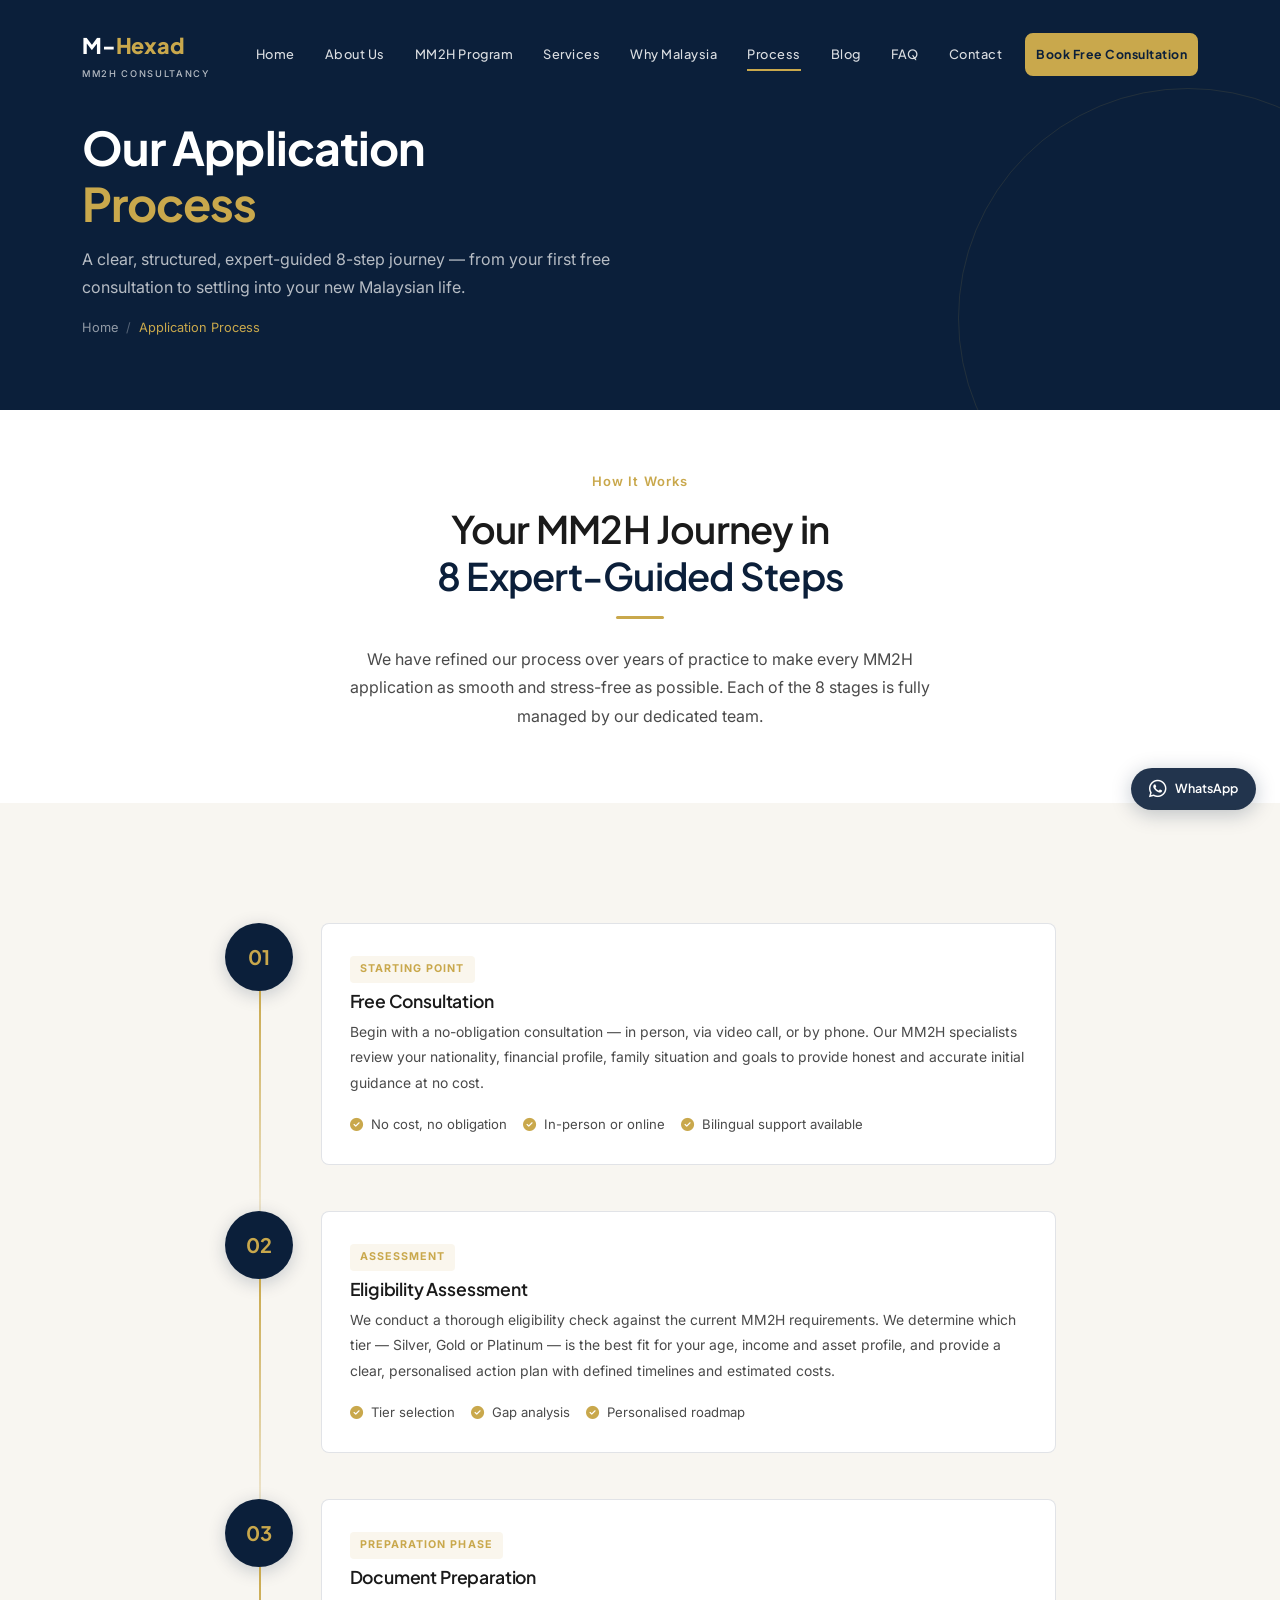
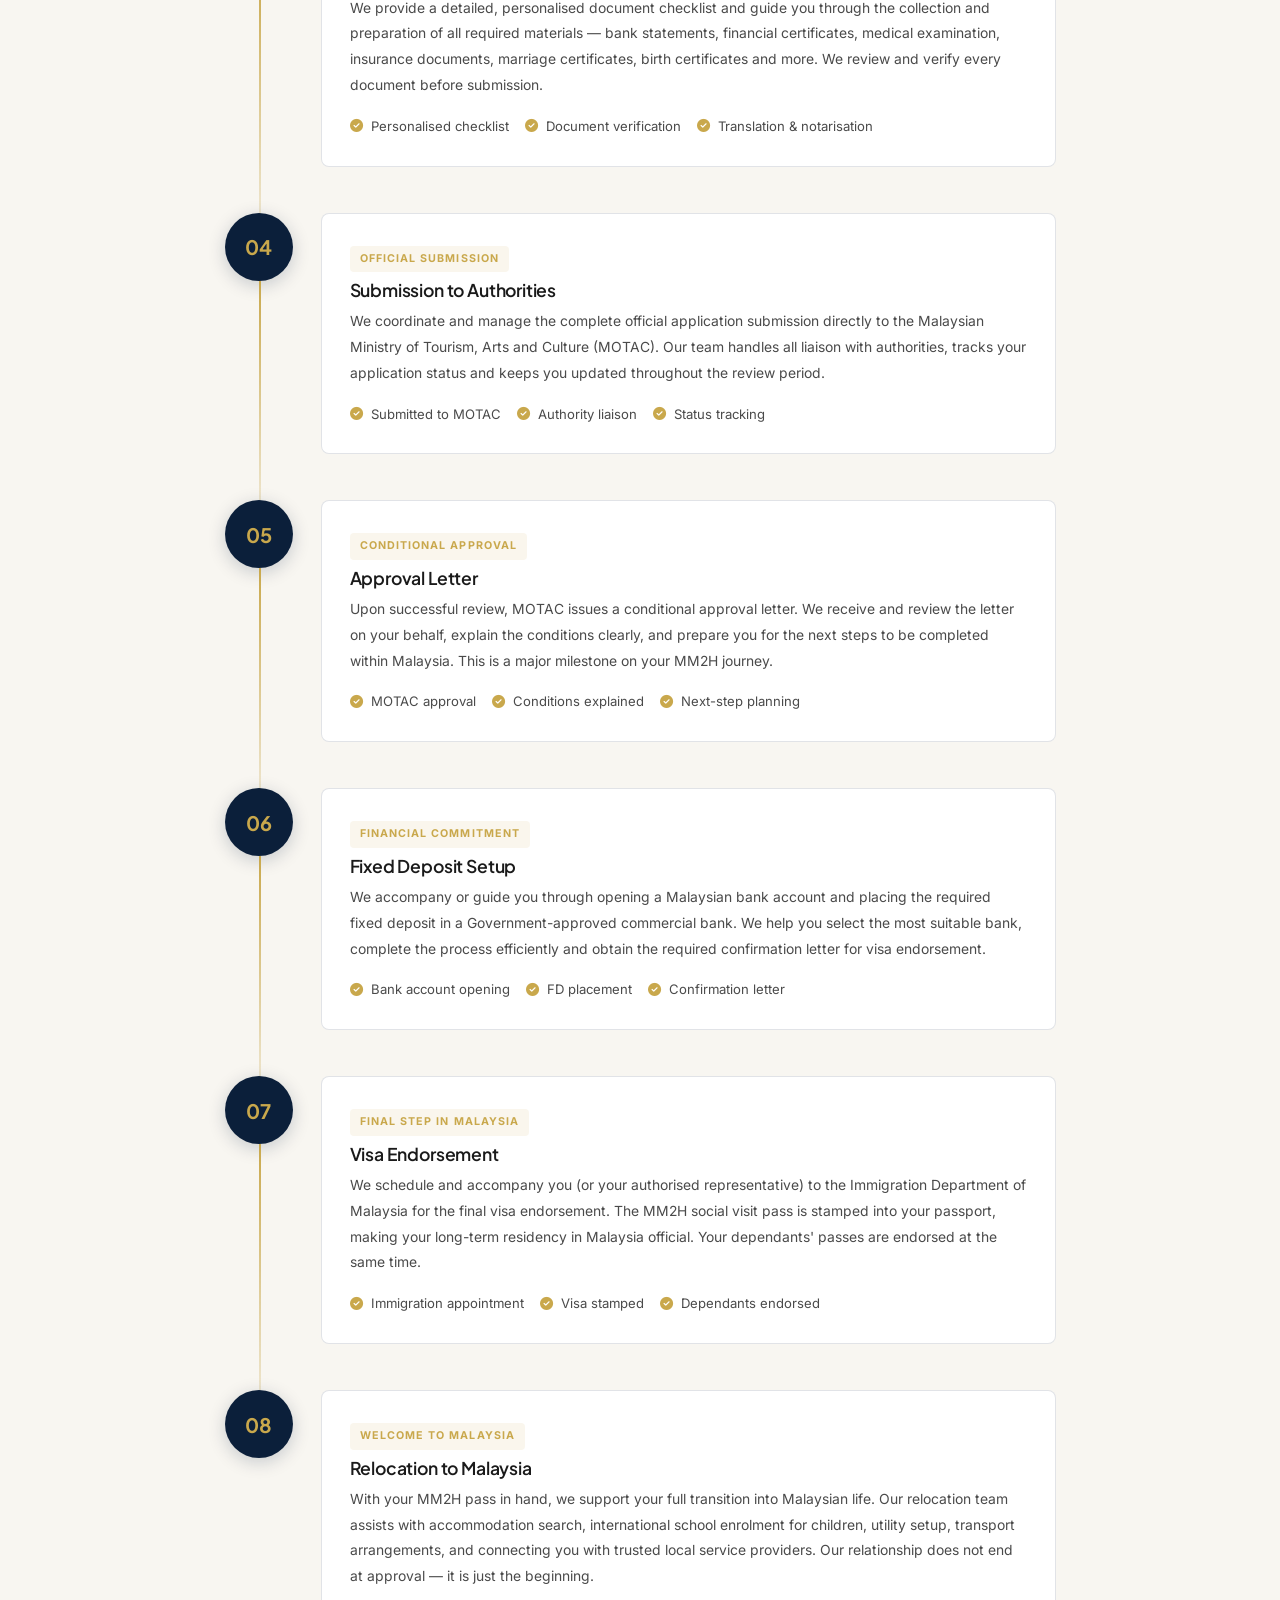
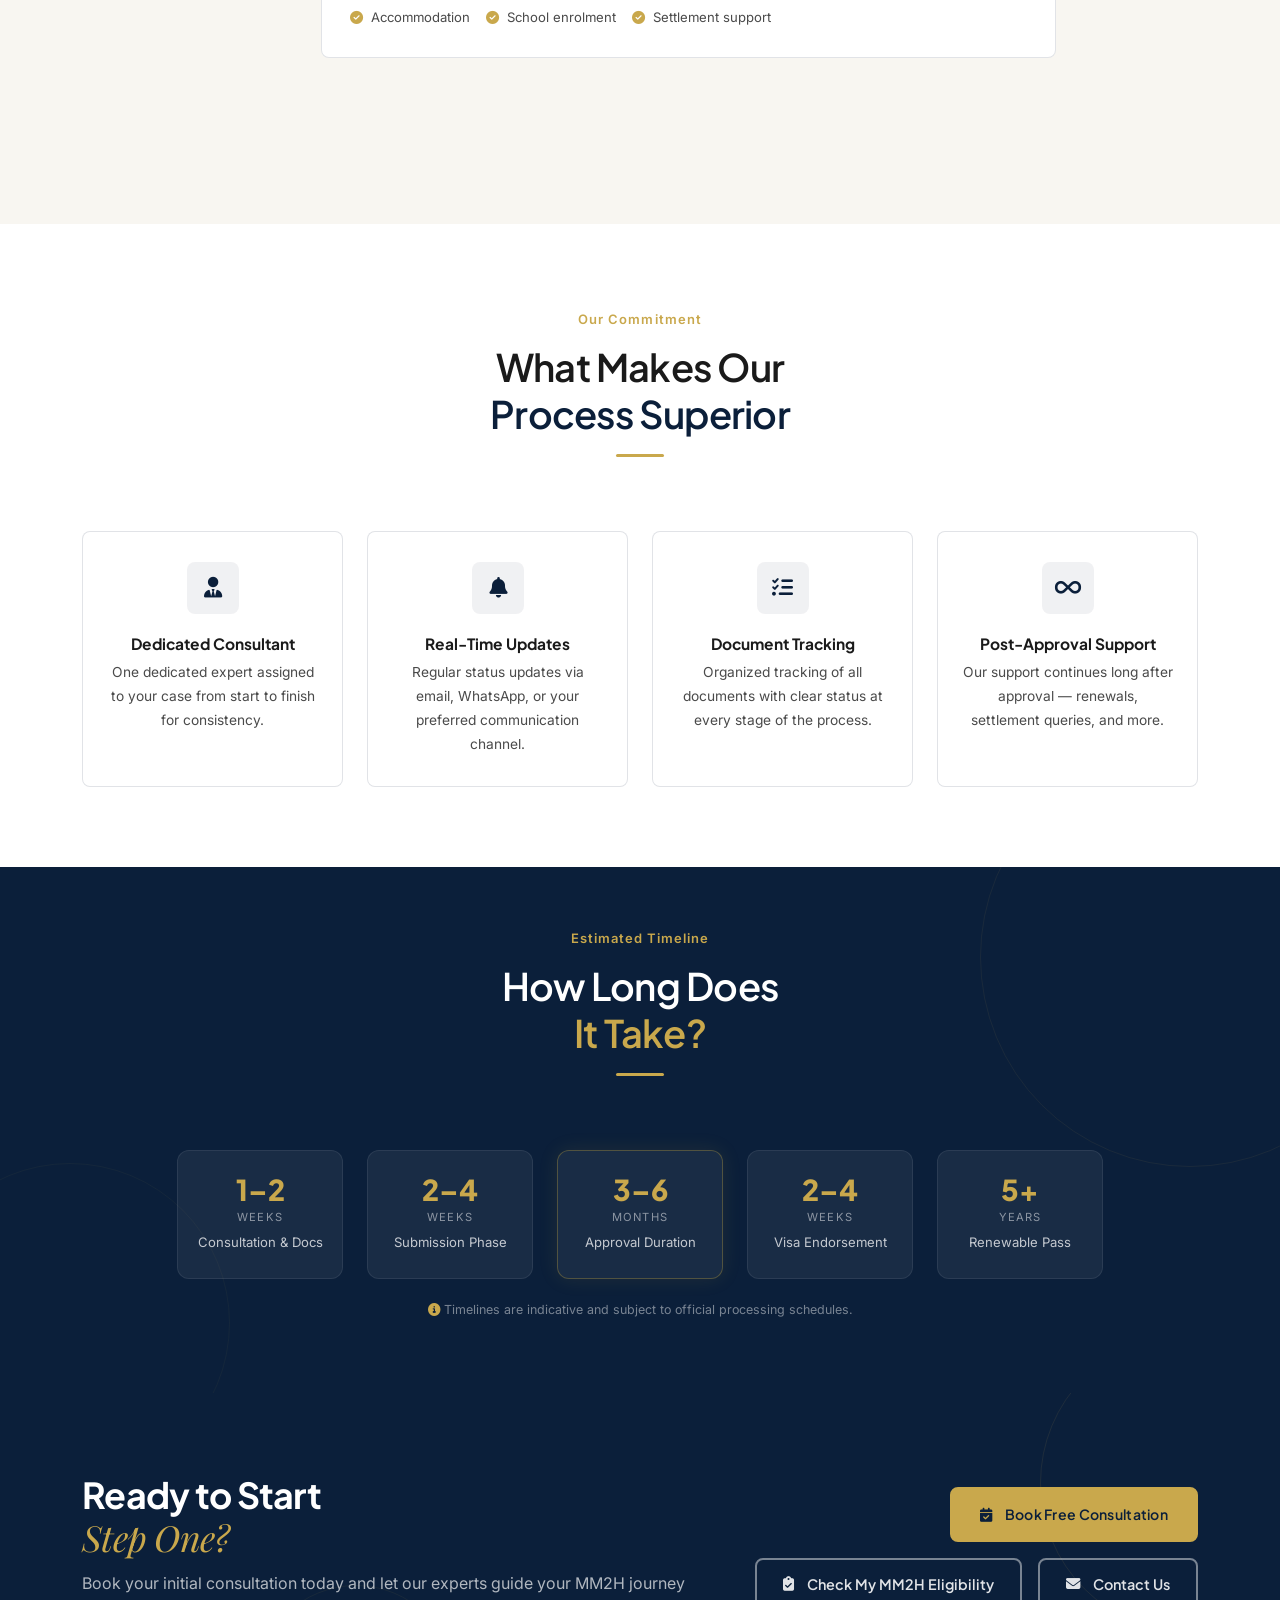
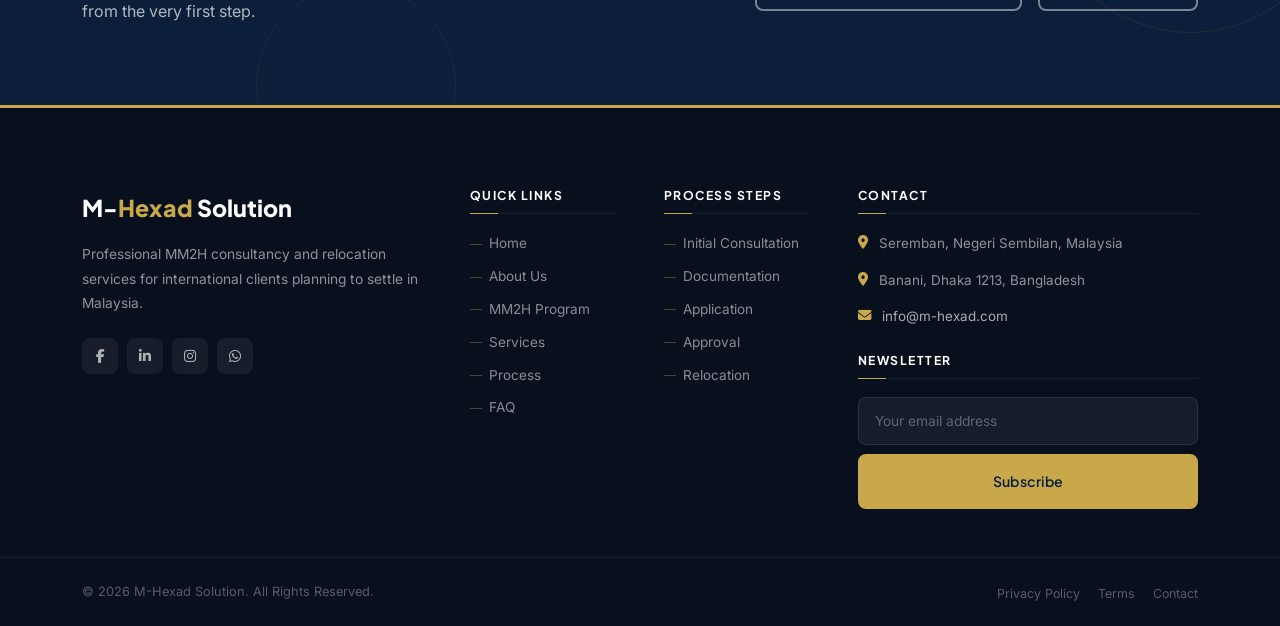
<file: process.html>
<!DOCTYPE html>
<html lang="en">

<head>
  <meta charset="UTF-8" />
  <meta name="viewport" content="width=device-width, initial-scale=1.0" />
  <meta name="description"
    content="MM2H Application Process — M-Hexad Solution guides you through every step from initial consultation to relocation and settlement in Malaysia." />
  <title>Application Process | M-Hexad Solution</title>
  <link rel="stylesheet" href="https://cdn.jsdelivr.net/npm/bootstrap@5.3.3/dist/css/bootstrap.min.css" />
  <link rel="stylesheet" href="https://cdn.jsdelivr.net/npm/aos@2.3.4/dist/aos.css" />
  <link rel="stylesheet" href="https://cdnjs.cloudflare.com/ajax/libs/font-awesome/6.5.0/css/all.min.css" />
  <link
    href="https://fonts.googleapis.com/css2?family=Plus+Jakarta+Sans:ital,wght@0,400;0,500;0,600;0,700;1,400&family=Inter:wght@400;500&family=Playfair+Display:ital,wght@1,400&display=swap"
    rel="stylesheet" />
  <link rel="stylesheet" href="assets/css/style.css" />
</head>

<body>

  <nav id="mainNav" class="navbar navbar-expand-lg">
    <div class="container">
      <a class="navbar-brand" href="index.html">M-<span class="brand-accent">Hexad</span><span class="brand-sub">MM2H
          Consultancy</span></a>
      <button class="navbar-toggler" type="button" id="navbarToggler" data-bs-toggle="collapse"
        data-bs-target="#navbarMain"><i class="fa fa-bars"></i></button>
      <div class="collapse navbar-collapse justify-content-end" id="navbarMain">
        <ul class="navbar-nav align-items-lg-center gap-lg-1">
          <li class="nav-item"><a class="nav-link" href="index.html">Home</a></li>
          <li class="nav-item"><a class="nav-link" href="about.html">About Us</a></li>
          <li class="nav-item"><a class="nav-link" href="mm2h.html">MM2H Program</a></li>
          <li class="nav-item"><a class="nav-link" href="services.html">Services</a></li>
          <li class="nav-item"><a class="nav-link" href="why-malaysia.html">Why Malaysia</a></li>
          <li class="nav-item"><a class="nav-link active" href="process.html">Process</a></li>
          <li class="nav-item"><a class="nav-link" href="blog.html">Blog</a></li>
          <li class="nav-item"><a class="nav-link" href="faq.html">FAQ</a></li>
          <li class="nav-item"><a class="nav-link" href="contact.html">Contact</a></li>
          <li class="nav-item"><a class="nav-link nav-cta" href="contact.html">Book Free Consultation</a></li>
        </ul>
      </div>
    </div>
  </nav>

  <section class="page-hero">
    <div class="page-hero-ornament"></div>
    <div class="container">
      <div data-aos="fade-up">
        <h1 class="page-hero-title">Our Application<br /><span>Process</span></h1>
        <p style="color:rgba(255,255,255,0.7);margin-bottom:16px;max-width:560px;">A clear, structured, expert-guided
          8-step journey — from your first free consultation to settling into your new Malaysian life.</p>
        <nav class="breadcrumb-wrap">
          <ol class="breadcrumb">
            <li class="breadcrumb-item"><a href="index.html">Home</a></li>
            <li class="breadcrumb-item active">Application Process</li>
          </ol>
        </nav>
      </div>
    </div>
  </section>

  <!-- PROCESS INTRO -->
  <section class="section-pad-sm bg-white">
    <div class="container">
      <div class="row justify-content-center text-center">
        <div class="col-lg-7" data-aos="fade-up">
          <span class="section-label">How It Works</span>
          <h2 class="section-title">Your MM2H Journey in<br /><span>8 Expert-Guided Steps</span></h2>
          <div class="section-divider center"></div>
          <p class="section-desc mx-auto">We have refined our process over years of practice to make every MM2H
            application as smooth and stress-free as possible. Each of the 8 stages is fully managed by our dedicated
            team.</p>
        </div>
      </div>
    </div>
  </section>

  <!-- PROCESS TIMELINE -->
  <section class="section-pad bg-cream">
    <div class="container">
      <div class="row justify-content-center">
        <div class="col-lg-9">
          <div class="process-timeline">

            <div class="process-step-card" data-aos="fade-up" data-aos-delay="0">
              <div class="step-number-wrap"><span class="step-num">01</span></div>
              <div class="step-content">
                <div class="step-tag">Starting point</div>
                <h4>Free Consultation</h4>
                <p>Begin with a no-obligation consultation — in person, via video call, or by phone. Our MM2H
                  specialists review your nationality, financial profile, family situation and goals to provide honest
                  and accurate initial guidance at no cost.</p>
                <div style="display:flex;gap:16px;flex-wrap:wrap;margin-top:16px;">
                  <div style="display:flex;align-items:center;gap:8px;font-size:0.82rem;color:var(--color-text-body);">
                    <i class="fa fa-check-circle" style="color:var(--color-accent);"></i>No cost, no obligation</div>
                  <div style="display:flex;align-items:center;gap:8px;font-size:0.82rem;color:var(--color-text-body);">
                    <i class="fa fa-check-circle" style="color:var(--color-accent);"></i>In-person or online</div>
                  <div style="display:flex;align-items:center;gap:8px;font-size:0.82rem;color:var(--color-text-body);">
                    <i class="fa fa-check-circle" style="color:var(--color-accent);"></i>Bilingual support available
                  </div>
                </div>
              </div>
            </div>

            <div class="process-step-card" data-aos="fade-up" data-aos-delay="60">
              <div class="step-number-wrap"><span class="step-num">02</span></div>
              <div class="step-content">
                <div class="step-tag">Assessment</div>
                <h4>Eligibility Assessment</h4>
                <p>We conduct a thorough eligibility check against the current MM2H requirements. We determine which
                  tier — Silver, Gold or Platinum — is the best fit for your age, income and asset profile, and provide
                  a clear, personalised action plan with defined timelines and estimated costs.</p>
                <div style="display:flex;gap:16px;flex-wrap:wrap;margin-top:16px;">
                  <div style="display:flex;align-items:center;gap:8px;font-size:0.82rem;color:var(--color-text-body);">
                    <i class="fa fa-check-circle" style="color:var(--color-accent);"></i>Tier selection</div>
                  <div style="display:flex;align-items:center;gap:8px;font-size:0.82rem;color:var(--color-text-body);">
                    <i class="fa fa-check-circle" style="color:var(--color-accent);"></i>Gap analysis</div>
                  <div style="display:flex;align-items:center;gap:8px;font-size:0.82rem;color:var(--color-text-body);">
                    <i class="fa fa-check-circle" style="color:var(--color-accent);"></i>Personalised roadmap</div>
                </div>
              </div>
            </div>

            <div class="process-step-card" data-aos="fade-up" data-aos-delay="120">
              <div class="step-number-wrap"><span class="step-num">03</span></div>
              <div class="step-content">
                <div class="step-tag">Preparation phase</div>
                <h4>Document Preparation</h4>
                <p>We provide a detailed, personalised document checklist and guide you through the collection and
                  preparation of all required materials — bank statements, financial certificates, medical examination,
                  insurance documents, marriage certificates, birth certificates and more. We review and verify every
                  document before submission.</p>
                <div style="display:flex;gap:16px;flex-wrap:wrap;margin-top:16px;">
                  <div style="display:flex;align-items:center;gap:8px;font-size:0.82rem;color:var(--color-text-body);">
                    <i class="fa fa-check-circle" style="color:var(--color-accent);"></i>Personalised checklist</div>
                  <div style="display:flex;align-items:center;gap:8px;font-size:0.82rem;color:var(--color-text-body);">
                    <i class="fa fa-check-circle" style="color:var(--color-accent);"></i>Document verification</div>
                  <div style="display:flex;align-items:center;gap:8px;font-size:0.82rem;color:var(--color-text-body);">
                    <i class="fa fa-check-circle" style="color:var(--color-accent);"></i>Translation & notarisation
                  </div>
                </div>
              </div>
            </div>

            <div class="process-step-card" data-aos="fade-up" data-aos-delay="180">
              <div class="step-number-wrap"><span class="step-num">04</span></div>
              <div class="step-content">
                <div class="step-tag">Official submission</div>
                <h4>Submission to Authorities</h4>
                <p>We coordinate and manage the complete official application submission directly to the Malaysian
                  Ministry of Tourism, Arts and Culture (MOTAC). Our team handles all liaison with authorities, tracks
                  your application status and keeps you updated throughout the review period.</p>
                <div style="display:flex;gap:16px;flex-wrap:wrap;margin-top:16px;">
                  <div style="display:flex;align-items:center;gap:8px;font-size:0.82rem;color:var(--color-text-body);">
                    <i class="fa fa-check-circle" style="color:var(--color-accent);"></i>Submitted to MOTAC</div>
                  <div style="display:flex;align-items:center;gap:8px;font-size:0.82rem;color:var(--color-text-body);">
                    <i class="fa fa-check-circle" style="color:var(--color-accent);"></i>Authority liaison</div>
                  <div style="display:flex;align-items:center;gap:8px;font-size:0.82rem;color:var(--color-text-body);">
                    <i class="fa fa-check-circle" style="color:var(--color-accent);"></i>Status tracking</div>
                </div>
              </div>
            </div>

            <div class="process-step-card" data-aos="fade-up" data-aos-delay="240">
              <div class="step-number-wrap"><span class="step-num">05</span></div>
              <div class="step-content">
                <div class="step-tag">Conditional approval</div>
                <h4>Approval Letter</h4>
                <p>Upon successful review, MOTAC issues a conditional approval letter. We receive and review the letter
                  on your behalf, explain the conditions clearly, and prepare you for the next steps to be completed
                  within Malaysia. This is a major milestone on your MM2H journey.</p>
                <div style="display:flex;gap:16px;flex-wrap:wrap;margin-top:16px;">
                  <div style="display:flex;align-items:center;gap:8px;font-size:0.82rem;color:var(--color-text-body);">
                    <i class="fa fa-check-circle" style="color:var(--color-accent);"></i>MOTAC approval</div>
                  <div style="display:flex;align-items:center;gap:8px;font-size:0.82rem;color:var(--color-text-body);">
                    <i class="fa fa-check-circle" style="color:var(--color-accent);"></i>Conditions explained</div>
                  <div style="display:flex;align-items:center;gap:8px;font-size:0.82rem;color:var(--color-text-body);">
                    <i class="fa fa-check-circle" style="color:var(--color-accent);"></i>Next-step planning</div>
                </div>
              </div>
            </div>

            <div class="process-step-card" data-aos="fade-up" data-aos-delay="300">
              <div class="step-number-wrap"><span class="step-num">06</span></div>
              <div class="step-content">
                <div class="step-tag">Financial commitment</div>
                <h4>Fixed Deposit Setup</h4>
                <p>We accompany or guide you through opening a Malaysian bank account and placing the required fixed
                  deposit in a Government-approved commercial bank. We help you select the most suitable bank, complete
                  the process efficiently and obtain the required confirmation letter for visa endorsement.</p>
                <div style="display:flex;gap:16px;flex-wrap:wrap;margin-top:16px;">
                  <div style="display:flex;align-items:center;gap:8px;font-size:0.82rem;color:var(--color-text-body);">
                    <i class="fa fa-check-circle" style="color:var(--color-accent);"></i>Bank account opening</div>
                  <div style="display:flex;align-items:center;gap:8px;font-size:0.82rem;color:var(--color-text-body);">
                    <i class="fa fa-check-circle" style="color:var(--color-accent);"></i>FD placement</div>
                  <div style="display:flex;align-items:center;gap:8px;font-size:0.82rem;color:var(--color-text-body);">
                    <i class="fa fa-check-circle" style="color:var(--color-accent);"></i>Confirmation letter</div>
                </div>
              </div>
            </div>

            <div class="process-step-card" data-aos="fade-up" data-aos-delay="360">
              <div class="step-number-wrap"><span class="step-num">07</span></div>
              <div class="step-content">
                <div class="step-tag">Final step in Malaysia</div>
                <h4>Visa Endorsement</h4>
                <p>We schedule and accompany you (or your authorised representative) to the Immigration Department of
                  Malaysia for the final visa endorsement. The MM2H social visit pass is stamped into your passport,
                  making your long-term residency in Malaysia official. Your dependants' passes are endorsed at the same
                  time.</p>
                <div style="display:flex;gap:16px;flex-wrap:wrap;margin-top:16px;">
                  <div style="display:flex;align-items:center;gap:8px;font-size:0.82rem;color:var(--color-text-body);">
                    <i class="fa fa-check-circle" style="color:var(--color-accent);"></i>Immigration appointment</div>
                  <div style="display:flex;align-items:center;gap:8px;font-size:0.82rem;color:var(--color-text-body);">
                    <i class="fa fa-check-circle" style="color:var(--color-accent);"></i>Visa stamped</div>
                  <div style="display:flex;align-items:center;gap:8px;font-size:0.82rem;color:var(--color-text-body);">
                    <i class="fa fa-check-circle" style="color:var(--color-accent);"></i>Dependants endorsed</div>
                </div>
              </div>
            </div>

            <div class="process-step-card" data-aos="fade-up" data-aos-delay="420">
              <div class="step-number-wrap"><span class="step-num">08</span></div>
              <div class="step-content">
                <div class="step-tag">Welcome to Malaysia</div>
                <h4>Relocation to Malaysia</h4>
                <p>With your MM2H pass in hand, we support your full transition into Malaysian life. Our relocation team
                  assists with accommodation search, international school enrolment for children, utility setup,
                  transport arrangements, and connecting you with trusted local service providers. Our relationship does
                  not end at approval — it is just the beginning.</p>
                <div style="display:flex;gap:16px;flex-wrap:wrap;margin-top:16px;">
                  <div style="display:flex;align-items:center;gap:8px;font-size:0.82rem;color:var(--color-text-body);">
                    <i class="fa fa-check-circle" style="color:var(--color-accent);"></i>Accommodation</div>
                  <div style="display:flex;align-items:center;gap:8px;font-size:0.82rem;color:var(--color-text-body);">
                    <i class="fa fa-check-circle" style="color:var(--color-accent);"></i>School enrolment</div>
                  <div style="display:flex;align-items:center;gap:8px;font-size:0.82rem;color:var(--color-text-body);">
                    <i class="fa fa-check-circle" style="color:var(--color-accent);"></i>Settlement support</div>
                </div>
              </div>
            </div>

          </div>
        </div>
      </div>
    </div>
  </section>

  <!-- PROCESS SUPPORT FEATURES -->
  <section class="section-pad bg-white">
    <div class="container">
      <div class="row justify-content-center text-center mb-5">
        <div class="col-lg-6" data-aos="fade-up">
          <span class="section-label">Our Commitment</span>
          <h2 class="section-title">What Makes Our<br /><span>Process Superior</span></h2>
          <div class="section-divider center"></div>
        </div>
      </div>
      <div class="row g-4">
        <div class="col-sm-6 col-lg-3" data-aos="fade-up" data-aos-delay="0">
          <div class="icon-card text-center">
            <div class="card-icon" style="margin:0 auto 20px;"><i class="fa fa-user-tie"></i></div>
            <h5>Dedicated Consultant</h5>
            <p>One dedicated expert assigned to your case from start to finish for consistency.</p>
          </div>
        </div>
        <div class="col-sm-6 col-lg-3" data-aos="fade-up" data-aos-delay="80">
          <div class="icon-card text-center">
            <div class="card-icon" style="margin:0 auto 20px;"><i class="fa fa-bell"></i></div>
            <h5>Real-Time Updates</h5>
            <p>Regular status updates via email, WhatsApp, or your preferred communication channel.</p>
          </div>
        </div>
        <div class="col-sm-6 col-lg-3" data-aos="fade-up" data-aos-delay="160">
          <div class="icon-card text-center">
            <div class="card-icon" style="margin:0 auto 20px;"><i class="fa fa-tasks"></i></div>
            <h5>Document Tracking</h5>
            <p>Organized tracking of all documents with clear status at every stage of the process.</p>
          </div>
        </div>
        <div class="col-sm-6 col-lg-3" data-aos="fade-up" data-aos-delay="240">
          <div class="icon-card text-center">
            <div class="card-icon" style="margin:0 auto 20px;"><i class="fa fa-infinity"></i></div>
            <h5>Post-Approval Support</h5>
            <p>Our support continues long after approval — renewals, settlement queries, and more.</p>
          </div>
        </div>
      </div>
    </div>
  </section>

  <!-- TIMELINE GRAPHIC OVERVIEW -->
  <section class="section-pad-sm mm2h-overview-section">
    <div class="container" style="position:relative;z-index:2;">
      <div class="row justify-content-center text-center mb-5">
        <div class="col-lg-6" data-aos="fade-up">
          <span class="section-label">Estimated Timeline</span>
          <h2 class="section-title" style="color:#ffffff;">How Long Does<br /><span>It Take?</span></h2>
          <div class="section-divider center"></div>
        </div>
      </div>
      <div class="row g-4 justify-content-center">
        <div class="col-6 col-md-4 col-lg-2" data-aos="zoom-in" data-aos-delay="0">
          <div
            style="text-align:center;background:rgba(255,255,255,0.06);border-radius:12px;padding:24px 16px;border:1px solid rgba(255,255,255,0.08);">
            <div
              style="font-family:'Plus Jakarta Sans',sans-serif;font-size:1.8rem;font-weight:800;color:var(--color-accent);line-height:1;">
              1–2</div>
            <div
              style="font-size:0.7rem;color:rgba(255,255,255,0.5);letter-spacing:0.1em;text-transform:uppercase;margin:4px 0;">
              Weeks</div>
            <div style="font-size:0.82rem;color:rgba(255,255,255,0.75);">Consultation &amp; Docs</div>
          </div>
        </div>
        <div class="col-6 col-md-4 col-lg-2" data-aos="zoom-in" data-aos-delay="60">
          <div
            style="text-align:center;background:rgba(255,255,255,0.06);border-radius:12px;padding:24px 16px;border:1px solid rgba(255,255,255,0.08);">
            <div
              style="font-family:'Plus Jakarta Sans',sans-serif;font-size:1.8rem;font-weight:800;color:var(--color-accent);line-height:1;">
              2–4</div>
            <div
              style="font-size:0.7rem;color:rgba(255,255,255,0.5);letter-spacing:0.1em;text-transform:uppercase;margin:4px 0;">
              Weeks</div>
            <div style="font-size:0.82rem;color:rgba(255,255,255,0.75);">Submission Phase</div>
          </div>
        </div>
        <div class="col-6 col-md-4 col-lg-2" data-aos="zoom-in" data-aos-delay="120">
          <div
            style="text-align:center;background:rgba(255,255,255,0.06);border-radius:12px;padding:24px 16px;border:1px solid rgba(212,175,55,0.3);box-shadow:0 0 20px rgba(212,175,55,0.1);">
            <div
              style="font-family:'Plus Jakarta Sans',sans-serif;font-size:1.8rem;font-weight:800;color:var(--color-accent);line-height:1;">
              3–6</div>
            <div
              style="font-size:0.7rem;color:rgba(255,255,255,0.5);letter-spacing:0.1em;text-transform:uppercase;margin:4px 0;">
              Months</div>
            <div style="font-size:0.82rem;color:rgba(255,255,255,0.75);">Approval Duration</div>
          </div>
        </div>
        <div class="col-6 col-md-4 col-lg-2" data-aos="zoom-in" data-aos-delay="180">
          <div
            style="text-align:center;background:rgba(255,255,255,0.06);border-radius:12px;padding:24px 16px;border:1px solid rgba(255,255,255,0.08);">
            <div
              style="font-family:'Plus Jakarta Sans',sans-serif;font-size:1.8rem;font-weight:800;color:var(--color-accent);line-height:1;">
              2–4</div>
            <div
              style="font-size:0.7rem;color:rgba(255,255,255,0.5);letter-spacing:0.1em;text-transform:uppercase;margin:4px 0;">
              Weeks</div>
            <div style="font-size:0.82rem;color:rgba(255,255,255,0.75);">Visa Endorsement</div>
          </div>
        </div>
        <div class="col-6 col-md-4 col-lg-2" data-aos="zoom-in" data-aos-delay="240">
          <div
            style="text-align:center;background:rgba(255,255,255,0.06);border-radius:12px;padding:24px 16px;border:1px solid rgba(255,255,255,0.08);">
            <div
              style="font-family:'Plus Jakarta Sans',sans-serif;font-size:1.8rem;font-weight:800;color:var(--color-accent);line-height:1;">
              5+</div>
            <div
              style="font-size:0.7rem;color:rgba(255,255,255,0.5);letter-spacing:0.1em;text-transform:uppercase;margin:4px 0;">
              Years</div>
            <div style="font-size:0.82rem;color:rgba(255,255,255,0.75);">Renewable Pass</div>
          </div>
        </div>
      </div>
      <p style="text-align:center;color:rgba(255,255,255,0.45);font-size:0.78rem;margin-top:20px;"><i
          class="fa fa-info-circle me-1" style="color:var(--color-accent);"></i>Timelines are indicative and subject to
        official processing schedules.</p>
    </div>
  </section>

  <!-- CTA -->
  <section class="section-pad cta-banner">
    <div class="container" style="position:relative;z-index:2;">
      <div class="row align-items-center">
        <div class="col-lg-7" data-aos="fade-right">
          <h2 class="cta-banner-title">Ready to Start<br /><em>Step One?</em></h2>
          <p class="cta-banner-desc">Book your initial consultation today and let our experts guide your MM2H journey
            from the very first step.</p>
        </div>
        <div class="col-lg-5 text-lg-end mt-4 mt-lg-0" data-aos="fade-left">
          <div class="d-flex gap-3 justify-content-lg-end flex-wrap">
            <a href="contact.html" class="btn-gold"><i class="fa fa-calendar-check me-1"></i> Book Free Consultation</a>
            <a href="mm2h.html#eligibility" class="btn-outline-custom"><i class="fa fa-clipboard-check me-1"></i> Check
              My MM2H Eligibility</a>
            <a href="contact.html" class="btn-outline-custom"><i class="fa fa-envelope me-1"></i> Contact Us</a>
          </div>
        </div>
      </div>
    </div>
  </section>

  <footer id="footer">
    <div class="container">
      <div class="row g-5">
        <div class="col-lg-4"><span class="footer-brand">M-<span class="brand-accent">Hexad</span> Solution</span>
          <p class="footer-desc">Professional MM2H consultancy and relocation services for international clients
            planning to settle in Malaysia.</p>
          <div class="footer-social"><a href="#" class="social-link"><i class="fab fa-facebook-f"></i></a><a href="#"
              class="social-link"><i class="fab fa-linkedin-in"></i></a><a href="#" class="social-link"><i
                class="fab fa-instagram"></i></a><a href="#" class="social-link"><i class="fab fa-whatsapp"></i></a>
          </div>
        </div>
        <div class="col-sm-6 col-lg-2">
          <h5 class="footer-title">Quick Links</h5>
          <ul class="footer-links">
            <li><a href="index.html">Home</a></li>
            <li><a href="about.html">About Us</a></li>
            <li><a href="mm2h.html">MM2H Program</a></li>
            <li><a href="services.html">Services</a></li>
            <li><a href="process.html">Process</a></li>
            <li><a href="faq.html">FAQ</a></li>
          </ul>
        </div>
        <div class="col-sm-6 col-lg-2">
          <h5 class="footer-title">Process Steps</h5>
          <ul class="footer-links">
            <li><a href="process.html">Initial Consultation</a></li>
            <li><a href="process.html">Documentation</a></li>
            <li><a href="process.html">Application</a></li>
            <li><a href="process.html">Approval</a></li>
            <li><a href="process.html">Relocation</a></li>
          </ul>
        </div>
        <div class="col-lg-4">
          <h5 class="footer-title">Contact</h5>
          <div class="footer-contact-item"><i class="fa fa-map-marker-alt"></i><span>Seremban, Negeri Sembilan,
              Malaysia</span></div>
          <div class="footer-contact-item"><i class="fa fa-map-marker-alt"></i><span>Banani, Dhaka 1213,
              Bangladesh</span></div>
          <div class="footer-contact-item"><i class="fa fa-envelope"></i><a href="mailto:info@m-hexad.com"
              style="color:rgba(255,255,255,0.65);">info@m-hexad.com</a></div>
          <form id="newsletterForm" class="newsletter-form mt-4">
            <h5 class="footer-title">Newsletter</h5><input type="email" class="newsletter-input"
              placeholder="Your email address" required /><button type="submit" class="btn-gold w-100"
              style="justify-content:center;">Subscribe</button>
          </form>
        </div>
      </div>
    </div>
    <div class="footer-bottom mt-5">
      <div class="container">
        <div class="row align-items-center">
          <div class="col-md-6">
            <p class="copyright mb-0">© 2026 M-Hexad Solution. All Rights Reserved.</p>
          </div>
          <div class="col-md-6 text-md-end footer-bottom-links"><a href="#">Privacy Policy</a><a href="#">Terms</a><a
              href="contact.html">Contact</a></div>
        </div>
      </div>
    </div>
  </footer>

  <a href="https://wa.me/60XXXXXXXXX" class="float-whatsapp" target="_blank" title="WhatsApp an Expert"><i
      class="fab fa-whatsapp"></i></a>
  <div id="scrollTop"><i class="fa fa-chevron-up"></i></div>
  <script src="https://cdn.jsdelivr.net/npm/bootstrap@5.3.3/dist/js/bootstrap.bundle.min.js"></script>
  <script src="https://cdn.jsdelivr.net/npm/jquery@3.7.1/dist/jquery.min.js"></script>
  <script src="https://cdn.jsdelivr.net/npm/aos@2.3.4/dist/aos.js"></script>
  <script src="assets/js/index.js"></script>
</body>

</html>
</file>
<file: assets/css/style.css>
/* ============================================================
   M-HEXAD SOLUTION — MM2H CONSULTANCY
   Centralized Stylesheet v2.0 — Deep Navy + Warm Gold System
   ============================================================ */

/* ============================================================
   FONT IMPORT
   ============================================================ */
@import url("https://fonts.googleapis.com/css2?family=Plus+Jakarta+Sans:ital,wght@0,400;0,500;0,600;0,700;1,400&family=Inter:wght@400;500&family=Playfair+Display:ital,wght@1,400&display=swap");

/* ============================================================
   DESIGN TOKENS — NEW SYSTEM
   ============================================================ */
:root {
  /* ── Brand Palette ── */
  --color-primary: #0b1f3a; /* Deep Navy */
  --color-accent: #c9a84c; /* Warm Gold */
  --color-bg-main: #f8f6f1; /* Off-white */
  --color-bg-alt1: #f0f4ef; /* Light Sage */
  --color-bg-alt2: #faf7f2; /* Soft Cream */
  --color-text-heading: #1a1a1a;
  --color-text-body: #4a4a4a;

  /* ── Legacy aliases (keeps inline HTML var() refs working) ── */
  --primary: var(--color-accent); /* old chocolate → gold */
  --dark: var(--color-primary); /* old dark brown → navy */
  --accent: var(--color-accent); /* gold stays gold */
  --bg: var(--color-bg-main);
  --secondary: var(--color-bg-alt2);
  --text: var(--color-text-heading);
  --white: #ffffff;
  --light-text: var(--color-text-body);

  /* ── Surfaces & Utility ── */
  --border: rgba(11, 31, 58, 0.12);
  --border-light: rgba(11, 31, 58, 0.07);
  --shadow: 0 4px 24px rgba(11, 31, 58, 0.08);
  --shadow-md: 0 8px 32px rgba(11, 31, 58, 0.1);
  --shadow-lg: 0 20px 56px rgba(11, 31, 58, 0.12);
  --radius: 8px;
  --radius-lg: 12px;
  --radius-xl: 16px;
  --transition: all 0.32s cubic-bezier(0.4, 0, 0.2, 1);
}

/* ============================================================
   RESET & BASE
   ============================================================ */
*,
*::before,
*::after {
  box-sizing: border-box;
  margin: 0;
  padding: 0;
}
html {
  scroll-behavior: smooth;
}

body {
  font-family: "Inter", sans-serif;
  font-size: 16px;
  line-height: 1.75;
  color: var(--color-text-body);
  background-color: var(--color-bg-main);
  overflow-x: hidden;
}

h1,
h2,
h3,
h4,
h5,
h6 {
  font-family: "Plus Jakarta Sans", sans-serif;
  line-height: 1.25;
  color: var(--color-text-heading);
  font-weight: 700;
}

h1 {
  font-size: clamp(36px, 5vw, 52px);
  font-weight: 700;
  line-height: 1.15;
}
h2 {
  font-size: clamp(26px, 3.5vw, 38px);
  font-weight: 600;
  line-height: 1.25;
}
h3 {
  font-size: 24px;
  font-weight: 600;
}
h4 {
  font-size: 20px;
  font-weight: 600;
}
h5 {
  font-size: 16px;
  font-weight: 600;
}

p {
  color: var(--color-text-body);
}

a {
  text-decoration: none;
  color: var(--color-accent);
  transition: var(--transition);
}
a:hover {
  color: var(--color-primary);
}

img {
  max-width: 100%;
  height: auto;
  display: block;
}
ul {
  list-style: none;
  padding: 0;
  margin: 0;
}

::selection {
  background: var(--color-accent);
  color: var(--color-primary);
}

/* ============================================================
   TYPOGRAPHY UTILITIES
   ============================================================ */
.section-label {
  display: inline-block;
  font-family: "Plus Jakarta Sans", sans-serif;
  font-size: 13px;
  font-weight: 600;
  letter-spacing: 0.08em;
  color: var(--color-accent);
  margin-bottom: 12px;
  /* Sentence-case — no text-transform */
}

.section-title {
  font-family: "Plus Jakarta Sans", sans-serif;
  font-size: clamp(26px, 3.5vw, 38px);
  font-weight: 600;
  margin-bottom: 16px;
  color: var(--color-text-heading);
  line-height: 1.25;
}

.section-title span {
  color: var(--color-primary);
}

/* Playfair italic accent — used inside headings */
.section-title em,
.hero-title em,
.cta-banner-title em {
  font-family: "Playfair Display", serif;
  font-style: italic;
  color: var(--color-accent);
  font-weight: 400;
}

.section-desc {
  font-size: 1rem;
  color: var(--color-text-body);
  max-width: 620px;
  line-height: 1.8;
}

.section-divider {
  width: 48px;
  height: 3px;
  background: var(--color-accent);
  margin: 14px 0 26px;
  border-radius: 2px;
}
.section-divider.center {
  margin: 14px auto 26px;
}

/* ============================================================
   BUTTONS
   ============================================================ */

/* Primary — Gold fill */
.btn-primary-custom {
  display: inline-flex;
  align-items: center;
  gap: 9px;
  font-family: "Plus Jakarta Sans", sans-serif;
  font-weight: 600;
  font-size: 0.9rem;
  letter-spacing: 0.02em;
  padding: 14px 28px;
  background: var(--color-accent);
  color: var(--color-primary);
  border: 2px solid var(--color-accent);
  border-radius: var(--radius);
  cursor: pointer;
  transition: var(--transition);
  position: relative;
}

.btn-primary-custom:hover {
  background: #b8943e;
  border-color: #b8943e;
  color: var(--color-primary);
  transform: translateY(-2px);
  box-shadow: 0 8px 24px rgba(201, 168, 76, 0.35);
}

/* Secondary — Ghost gold */
.btn-outline-custom {
  display: inline-flex;
  align-items: center;
  gap: 9px;
  font-family: "Plus Jakarta Sans", sans-serif;
  font-weight: 600;
  font-size: 0.9rem;
  padding: 12px 26px;
  background: transparent;
  color: var(--color-accent);
  border: 2px solid var(--color-accent);
  border-radius: var(--radius);
  cursor: pointer;
  transition: var(--transition);
}

.btn-outline-custom:hover {
  background: var(--color-accent);
  color: var(--color-primary);
  transform: translateY(-2px);
}

/* Gold (same as primary) */
.btn-gold {
  display: inline-flex;
  align-items: center;
  gap: 9px;
  font-family: "Plus Jakarta Sans", sans-serif;
  font-weight: 600;
  font-size: 0.88rem;
  letter-spacing: 0.02em;
  padding: 13px 28px;
  background: var(--color-accent);
  color: var(--color-primary);
  border: 2px solid var(--color-accent);
  border-radius: var(--radius);
  cursor: pointer;
  transition: var(--transition);
}

.btn-gold:hover {
  background: #b8943e;
  border-color: #b8943e;
  color: var(--color-primary);
  transform: translateY(-2px);
  box-shadow: 0 6px 20px rgba(201, 168, 76, 0.3);
}

/* Dark Navy button */
.btn-dark-custom {
  display: inline-flex;
  align-items: center;
  gap: 9px;
  font-family: "Plus Jakarta Sans", sans-serif;
  font-weight: 600;
  font-size: 0.88rem;
  padding: 13px 26px;
  background: var(--color-primary);
  color: #ffffff;
  border: 2px solid var(--color-primary);
  border-radius: var(--radius);
  transition: var(--transition);
}

.btn-dark-custom:hover {
  background: transparent;
  color: var(--color-primary);
  transform: translateY(-2px);
}

/* White ghost (on dark bg) */
.btn-ghost-white {
  display: inline-flex;
  align-items: center;
  gap: 9px;
  font-family: "Plus Jakarta Sans", sans-serif;
  font-weight: 600;
  font-size: 0.9rem;
  padding: 12px 26px;
  background: transparent;
  color: rgba(255, 255, 255, 0.9);
  border: 2px solid rgba(255, 255, 255, 0.5);
  border-radius: var(--radius);
  cursor: pointer;
  transition: var(--transition);
}

.btn-ghost-white:hover {
  background: rgba(255, 255, 255, 0.12);
  border-color: rgba(255, 255, 255, 0.8);
  color: #fff;
}

/* ============================================================
   HEADER / NAVBAR
   ============================================================ */
#mainNav {
  position: fixed;
  top: 0;
  left: 0;
  width: 100%;
  z-index: 9999;
  transition: var(--transition);
  padding: 22px 0;
  background: transparent;
}

#mainNav.scrolled {
  background: var(--color-primary);
  box-shadow: 0 2px 20px rgba(0, 0, 0, 0.15);
  padding: 13px 0;
}

#mainNav .navbar-brand {
  font-family: "Plus Jakarta Sans", sans-serif;
  font-size: 1.35rem;
  font-weight: 800;
  color: #ffffff;
  letter-spacing: -0.01em;
  transition: var(--transition);
}

#mainNav .navbar-brand .brand-accent {
  color: var(--color-accent);
}
#mainNav .navbar-brand .brand-sub {
  display: block;
  font-family: "Inter", sans-serif;
  font-size: 0.58rem;
  font-weight: 500;
  letter-spacing: 0.18em;
  text-transform: uppercase;
  opacity: 0.7;
  margin-top: 1px;
}

#mainNav.scrolled .navbar-brand {
  color: #ffffff;
}

#mainNav .nav-link {
  font-family: "Plus Jakarta Sans", sans-serif;
  font-size: 0.8rem;
  font-weight: 500;
  letter-spacing: 0.04em;
  color: rgba(255, 255, 255, 0.85) !important;
  padding: 8px 13px !important;
  transition: var(--transition);
  position: relative;
}

#mainNav .nav-link::after {
  content: "";
  position: absolute;
  bottom: 3px;
  left: 13px;
  width: 0;
  height: 1.5px;
  background: var(--color-accent);
  transition: var(--transition);
}

#mainNav .nav-link:hover::after,
#mainNav .nav-link.active::after {
  width: calc(100% - 26px);
}
#mainNav .nav-link:hover {
  color: var(--color-accent) !important;
}
#mainNav.scrolled .nav-link {
  color: rgba(255, 255, 255, 0.85) !important;
}
#mainNav.scrolled .nav-link:hover {
  color: var(--color-accent) !important;
}

/* Nav CTA */
#mainNav .nav-cta {
  font-family: "Plus Jakarta Sans", sans-serif;
  font-size: 0.77rem;
  font-weight: 700;
  letter-spacing: 0.04em;
  padding: 9px 9px !important;
  background: var(--color-accent);
  color: var(--color-primary) !important;
  border-radius: var(--radius);
  border: 2px solid var(--color-accent);
  transition: var(--transition);
  margin-left: 6px;
}

#mainNav .nav-cta:hover {
  background: #b8943e;
  border-color: #b8943e;
  color: var(--color-primary) !important;
  transform: translateY(-1px);
}

#mainNav .nav-cta::after {
  display: none;
}

/* Hamburger */
.navbar-toggler {
  border: 1px solid rgba(255, 255, 255, 0.35);
  padding: 6px 10px;
  color: #fff;
}
.navbar-toggler:focus {
  box-shadow: none;
}

/* ============================================================
   PAGE HERO (inner pages)
   ============================================================ */
.page-hero {
  position: relative;
  min-height: 380px;
  display: flex;
  align-items: center;
  overflow: hidden;
  padding: 120px 0 70px;
  background: var(--color-primary);
}

.page-hero::before {
  content: "";
  position: absolute;
  inset: 0;
  background: url("https://images.unsplash.com/photo-1596422846543-75c6fc197f07?w=1400&q=80")
    center/cover no-repeat;
  opacity: 0.15;
}

.page-hero::after {
  content: "";
  position: absolute;
  inset: 0;
  background: linear-gradient(
    135deg,
    rgba(11, 31, 58, 0.92) 0%,
    rgba(11, 31, 58, 0.65) 100%
  );
}

.page-hero .container {
  position: relative;
  z-index: 2;
}

.page-hero-title {
  font-family: "Plus Jakarta Sans", sans-serif;
  font-size: clamp(1.9rem, 4vw, 2.9rem);
  color: #ffffff;
  margin-bottom: 14px;
  font-weight: 700;
  line-height: 1.2;
}

.page-hero-title span {
  color: var(--color-accent);
}

.breadcrumb-wrap .breadcrumb {
  background: transparent;
  padding: 0;
  margin: 0;
}
.breadcrumb-item,
.breadcrumb-item a {
  font-size: 0.8rem;
  color: rgba(255, 255, 255, 0.55);
  font-family: "Inter", sans-serif;
}
.breadcrumb-item a:hover {
  color: var(--color-accent);
}
.breadcrumb-item.active {
  color: var(--color-accent);
}
.breadcrumb-item + .breadcrumb-item::before {
  color: rgba(255, 255, 255, 0.3);
}

.page-hero-ornament {
  position: absolute;
  right: 0;
  bottom: 0;
  width: 460px;
  height: 460px;
  border: 1px solid rgba(201, 168, 76, 0.12);
  border-radius: 50%;
  transform: translate(30%, 30%);
  z-index: 1;
}

/* ============================================================
   SECTIONS
   ============================================================ */
.section-pad {
  padding: 80px 0;
}
.section-pad-sm {
  padding: 56px 0;
}

.bg-cream {
  background-color: var(--color-bg-main);
}
.bg-sage {
  background-color: var(--color-bg-alt1);
}
.bg-white {
  background-color: #ffffff;
}
.bg-dark-luxury {
  background-color: var(--color-primary);
}

/* ============================================================
   HOME — HERO
   ============================================================ */
#hero {
  position: relative;
  min-height: 100vh;
  display: flex;
  align-items: center;
  overflow: hidden;
}

#hero .hero-bg {
  position: absolute;
  inset: 0;
  background: url("https://images.unsplash.com/photo-1596422846543-75c6fc197f07?w=1800&q=85")
    center/cover no-repeat;
  transform: scale(1.03);
  transition: transform 8s ease-out;
}

/* Updated gradient: strong left, fades right */
#hero .hero-overlay {
  position: absolute;
  inset: 0;
  background: linear-gradient(
    to right,
    rgba(11, 31, 58, 0.88) 0%,
    rgba(11, 31, 58, 0.88) 45%,
    rgba(11, 31, 58, 0.2) 100%
  );
}

#hero .hero-content {
  position: relative;
  z-index: 2;
  padding: 140px 0 160px; /* extra bottom for stats band */
}

.hero-label {
  display: inline-flex;
  align-items: center;
  gap: 10px;
  font-family: "Inter", sans-serif;
  font-size: 13px;
  font-weight: 600;
  letter-spacing: 0.08em;
  color: var(--color-accent);
  margin-bottom: 18px;
}

.hero-label::before {
  content: "";
  display: block;
  width: 32px;
  height: 1.5px;
  background: var(--color-accent);
}

.hero-title {
  font-family: "Plus Jakarta Sans", sans-serif;
  font-size: clamp(2.4rem, 5.5vw, 52px);
  font-weight: 700;
  color: #ffffff;
  line-height: 1.15;
  margin-bottom: 20px;
}

.hero-title em {
  font-family: "Playfair Display", serif;
  font-style: italic;
  color: var(--color-accent);
  font-weight: 400;
}

.hero-subtitle {
  font-family: "Plus Jakarta Sans", sans-serif;
  font-size: clamp(0.92rem, 1.5vw, 1.05rem);
  color: rgba(255, 255, 255, 0.85);
  font-weight: 500;
  margin-bottom: 12px;
}

.hero-desc {
  font-size: 1rem;
  color: rgba(255, 255, 255, 0.68);
  max-width: 540px;
  margin-bottom: 36px;
  line-height: 1.8;
}

.hero-buttons {
  display: flex;
  gap: 14px;
  flex-wrap: wrap;
  margin-bottom: 0;
}

/* ── Stats Bar — full-width band ── */
.hero-stats {
  position: absolute;
  bottom: 0;
  left: 0;
  width: 100%;
  display: flex;
  align-items: stretch;
  background: rgba(11, 31, 58, 0.65);
  backdrop-filter: blur(14px);
  -webkit-backdrop-filter: blur(14px);
  padding: 32px 0;
  border-top: 1px solid rgba(201, 168, 76, 0.2);
  z-index: 3;
}

.hero-stats > .container {
  display: flex !important;
  width: 100%;
  gap: 0;
}

.hero-stat-item {
  padding: 0 44px 0 0;
  border-right: 1px solid rgba(255, 255, 255, 0.1);
  margin-right: 44px;
  flex: 1;
  min-width: 0;
}

.hero-stat-item:last-child {
  border-right: none;
  margin-right: 0;
}

.hero-stat-number {
  display: block;
  font-family: "Plus Jakarta Sans", sans-serif;
  font-size: 48px;
  font-weight: 700;
  color: var(--color-accent);
  line-height: 1;
  margin-bottom: 4px;
}

.hero-stat-label {
  font-family: "Inter", sans-serif;
  font-size: 0.7rem;
  font-weight: 500;
  letter-spacing: 0.1em;
  text-transform: uppercase;
  color: rgba(255, 255, 255, 0.55);
}

/* Scroll indicator */
.hero-scroll-indicator {
  position: absolute;
  bottom: 38px;
  left: 50%;
  transform: translateX(-50%);
  z-index: 2;
  display: flex;
  flex-direction: column;
  align-items: center;
  gap: 8px;
}

.hero-scroll-indicator span {
  font-size: 0.62rem;
  letter-spacing: 0.16em;
  text-transform: uppercase;
  color: rgba(255, 255, 255, 0.4);
  font-family: "Inter", sans-serif;
}

.scroll-mouse {
  width: 22px;
  height: 36px;
  border: 1px solid rgba(255, 255, 255, 0.28);
  border-radius: 11px;
  display: flex;
  justify-content: center;
  padding-top: 6px;
}

.scroll-mouse::after {
  content: "";
  display: block;
  width: 3px;
  height: 8px;
  background: var(--color-accent);
  border-radius: 2px;
  animation: scrollPulse 1.8s ease infinite;
}

@keyframes scrollPulse {
  0% {
    transform: translateY(0);
    opacity: 1;
  }
  100% {
    transform: translateY(10px);
    opacity: 0;
  }
}

/* ============================================================
   HOME — WELCOME SECTION
   ============================================================ */
.welcome-image-wrap {
  position: relative;
}

.welcome-image-main {
  border-radius: var(--radius-lg);
  width: 100%;
  height: 520px;
  object-fit: cover;
  box-shadow: var(--shadow-lg);
}

.welcome-image-badge {
  position: absolute;
  bottom: 28px;
  right: -18px;
  background: #ffffff;
  border-radius: var(--radius-lg);
  padding: 18px 22px;
  box-shadow: var(--shadow-md);
  text-align: center;
  min-width: 152px;
}

.welcome-image-badge .badge-number {
  display: block;
  font-family: "Plus Jakarta Sans", sans-serif;
  font-size: 2.2rem;
  font-weight: 800;
  color: var(--color-primary);
  line-height: 1;
}

.welcome-image-badge .badge-text {
  font-size: 0.7rem;
  font-weight: 600;
  letter-spacing: 0.08em;
  color: var(--color-text-body);
  margin-top: 4px;
}

.welcome-content-wrap {
  padding-left: 40px;
}

.check-list li {
  display: flex;
  align-items: flex-start;
  gap: 12px;
  margin-bottom: 11px;
  font-size: 0.92rem;
  color: var(--color-text-body);
}

.check-list li .check-icon {
  width: 20px;
  height: 20px;
  background: rgba(201, 168, 76, 0.15);
  border-radius: 50%;
  display: flex;
  align-items: center;
  justify-content: center;
  flex-shrink: 0;
  margin-top: 3px;
}

.check-list li .check-icon i {
  font-size: 0.6rem;
  color: var(--color-accent);
}

/* ============================================================
   HOME — WHY MALAYSIA ICON CARDS
   ============================================================ */
.icon-card {
  background: #ffffff;
  border: 1px solid var(--border);
  border-radius: var(--radius);
  padding: 30px 24px;
  transition: var(--transition);
  position: relative;
  overflow: hidden;
  height: 100%;
}

.icon-card::before {
  content: "";
  position: absolute;
  bottom: 0;
  left: 0;
  width: 100%;
  height: 3px;
  background: var(--color-accent);
  transform: scaleX(0);
  transform-origin: left;
  transition: var(--transition);
}

.icon-card:hover {
  transform: translateY(-5px);
  box-shadow: var(--shadow-md);
}
.icon-card:hover::before {
  transform: scaleX(1);
}

.icon-card .card-icon {
  width: 52px;
  height: 52px;
  background: rgba(11, 31, 58, 0.06);
  border-radius: var(--radius);
  display: flex;
  align-items: center;
  justify-content: center;
  margin-bottom: 18px;
  transition: var(--transition);
}

.icon-card:hover .card-icon {
  background: var(--color-primary);
}
.icon-card .card-icon i {
  font-size: 1.3rem;
  color: var(--color-primary);
  transition: var(--transition);
}
.icon-card:hover .card-icon i {
  color: var(--color-accent);
}

.icon-card h5 {
  font-family: "Plus Jakarta Sans", sans-serif;
  font-size: 0.97rem;
  font-weight: 700;
  margin-bottom: 7px;
  color: var(--color-text-heading);
}

.icon-card p {
  font-size: 0.86rem;
  color: var(--color-text-body);
  margin: 0;
}

/* ============================================================
   HOME — WHY CHOOSE US — REDESIGNED BORDER-LEFT CARDS
   ============================================================ */
.feature-card {
  background: #ffffff;
  border-radius: 0 var(--radius) var(--radius) 0;
  padding: 24px 24px 24px 20px;
  border: 1px solid var(--border);
  border-left: 3px solid var(--color-accent);
  height: 100%;
  transition: var(--transition);
  box-shadow: 0 2px 12px rgba(0, 0, 0, 0.06);
}

.feature-card:hover {
  transform: translateY(-4px);
  box-shadow: 0 8px 28px rgba(11, 31, 58, 0.1);
  border-left-color: var(--color-primary);
}

/* Remove old number styling — now plain */
.feature-card .fc-number {
  display: none;
}

.feature-card h5 {
  font-family: "Plus Jakarta Sans", sans-serif;
  font-size: 1rem;
  font-weight: 700;
  margin-bottom: 10px;
  color: var(--color-text-heading);
  transition: var(--transition);
}

.feature-card:hover h5 {
  color: var(--color-primary);
}

.feature-card p {
  font-size: 0.87rem;
  color: var(--color-text-body);
  margin: 0;
  line-height: 1.7;
}

/* ============================================================
   HOME — MM2H OVERVIEW (DARK NAVY SECTION)
   ============================================================ */
.mm2h-overview-section {
  background: var(--color-primary);
  position: relative;
  overflow: hidden;
}

.mm2h-overview-section::before {
  content: "";
  position: absolute;
  top: -120px;
  right: -120px;
  width: 420px;
  height: 420px;
  border: 1px solid rgba(201, 168, 76, 0.08);
  border-radius: 50%;
}

.mm2h-overview-section::after {
  content: "";
  position: absolute;
  bottom: -90px;
  left: -90px;
  width: 320px;
  height: 320px;
  border: 1px solid rgba(201, 168, 76, 0.05);
  border-radius: 50%;
}

.benefit-item {
  display: flex;
  align-items: flex-start;
  gap: 14px;
  margin-bottom: 18px;
}

.benefit-icon {
  width: 40px;
  height: 40px;
  background: rgba(201, 168, 76, 0.12);
  border-radius: var(--radius);
  display: flex;
  align-items: center;
  justify-content: center;
  flex-shrink: 0;
}

.benefit-icon i {
  color: var(--color-accent);
  font-size: 1rem;
}

.benefit-text h6 {
  font-family: "Plus Jakarta Sans", sans-serif;
  font-size: 0.88rem;
  font-weight: 600;
  color: #ffffff;
  margin-bottom: 2px;
}

.benefit-text p {
  font-size: 0.8rem;
  color: rgba(255, 255, 255, 0.5);
  margin: 0;
}

/* Benefit cards inside navy section */
.benefit-card-navy {
  background: rgba(255, 255, 255, 0.07);
  border: 1px solid rgba(255, 255, 255, 0.12);
  border-radius: var(--radius);
  padding: 24px 20px;
  color: #ffffff;
  text-align: center;
  transition: var(--transition);
}

.benefit-card-navy:hover {
  background: rgba(255, 255, 255, 0.11);
}

/* ============================================================
   HOME — PROCESS PREVIEW
   ============================================================ */
.process-step-preview {
  text-align: center;
  position: relative;
}

.process-step-preview .step-circle {
  width: 48px;
  height: 48px;
  border-radius: 50%;
  background: var(--color-primary);
  border: none;
  display: flex;
  align-items: center;
  justify-content: center;
  margin: 0 auto 16px;
  transition: var(--transition);
  font-family: "Plus Jakarta Sans", sans-serif;
  font-size: 20px;
  font-weight: 700;
  color: var(--color-accent);
  box-shadow: 0 4px 16px rgba(11, 31, 58, 0.18);
}

.process-step-preview:hover .step-circle {
  background: var(--color-accent);
  color: var(--color-primary);
  transform: scale(1.1);
}

.process-step-preview h6 {
  font-family: "Plus Jakarta Sans", sans-serif;
  font-size: 0.82rem;
  font-weight: 700;
  color: var(--color-text-heading);
  margin-bottom: 5px;
}

.process-step-preview p {
  font-size: 0.77rem;
  color: var(--color-text-body);
  margin: 0;
}

.process-connector {
  position: absolute;
  top: 24px;
  left: calc(50% + 24px);
  width: calc(100% - 48px);
  height: 1px;
  background: linear-gradient(
    90deg,
    var(--color-accent),
    rgba(201, 168, 76, 0.2)
  );
}

/* ============================================================
   HOME — TESTIMONIALS
   ============================================================ */
.testimonial-card {
  background: #ffffff;
  border-radius: var(--radius-lg);
  padding: 36px 32px;
  border: 1px solid var(--border);
  box-shadow: var(--shadow);
  position: relative;
}

.testimonial-card::before {
  content: "\201C";
  font-family: "Playfair Display", serif;
  font-size: 5rem;
  color: rgba(201, 168, 76, 0.18);
  position: absolute;
  top: 8px;
  left: 26px;
  line-height: 1;
}

.testimonial-card .t-stars {
  color: var(--color-accent);
  font-size: 0.82rem;
  margin-bottom: 12px;
}
.testimonial-card .t-text {
  font-size: 0.92rem;
  color: var(--color-text-body);
  margin-bottom: 22px;
  line-height: 1.8;
}
.testimonial-card .t-author {
  display: flex;
  align-items: center;
  gap: 13px;
}

.testimonial-card .t-avatar {
  width: 46px;
  height: 46px;
  border-radius: 50%;
  background: rgba(11, 31, 58, 0.08);
  display: flex;
  align-items: center;
  justify-content: center;
  font-family: "Plus Jakarta Sans", sans-serif;
  font-size: 1.1rem;
  font-weight: 700;
  color: var(--color-primary);
}

.testimonial-card .t-name {
  font-family: "Plus Jakarta Sans", sans-serif;
  font-size: 0.87rem;
  font-weight: 700;
  color: var(--color-text-heading);
  margin-bottom: 2px;
}

.testimonial-card .t-country {
  font-size: 0.73rem;
  color: var(--color-text-body);
}

/* ============================================================
   HOME — CTA BANNER
   ============================================================ */
.cta-banner {
  background: var(--color-primary);
  position: relative;
  overflow: hidden;
}

.cta-banner::before {
  content: "";
  position: absolute;
  top: -60px;
  right: -60px;
  width: 300px;
  height: 300px;
  border: 1px solid rgba(201, 168, 76, 0.1);
  border-radius: 50%;
}

.cta-banner::after {
  content: "";
  position: absolute;
  bottom: -80px;
  left: 20%;
  width: 200px;
  height: 200px;
  border: 1px solid rgba(201, 168, 76, 0.07);
  border-radius: 50%;
}

.cta-banner-title {
  font-family: "Plus Jakarta Sans", sans-serif;
  font-size: clamp(1.7rem, 2.8vw, 2.3rem);
  color: #ffffff;
  margin-bottom: 10px;
  font-weight: 700;
  line-height: 1.2;
}

.cta-banner-title em {
  font-family: "Playfair Display", serif;
  font-style: italic;
  color: var(--color-accent);
  font-weight: 400;
}

.cta-banner-desc {
  color: rgba(255, 255, 255, 0.68);
  font-size: 1rem;
  margin-bottom: 0;
}

/* ============================================================
   ABOUT PAGE
   ============================================================ */
.vision-mission-card {
  background: #ffffff;
  border-radius: var(--radius-lg);
  padding: 36px 32px;
  border: 1px solid var(--border);
  height: 100%;
  transition: var(--transition);
}

.vision-mission-card:hover {
  box-shadow: var(--shadow-md);
  transform: translateY(-3px);
}

.vision-mission-card .vm-icon {
  width: 52px;
  height: 52px;
  background: linear-gradient(135deg, var(--color-accent), #a8883a);
  border-radius: var(--radius);
  display: flex;
  align-items: center;
  justify-content: center;
  margin-bottom: 18px;
}

.vision-mission-card .vm-icon i {
  font-size: 1.3rem;
  color: var(--color-primary);
}

.core-value-item {
  display: flex;
  align-items: flex-start;
  gap: 14px;
  padding: 18px;
  background: #ffffff;
  border-radius: var(--radius);
  border: 1px solid var(--border);
  margin-bottom: 12px;
  transition: var(--transition);
}

.core-value-item:hover {
  border-color: var(--color-accent);
  box-shadow: var(--shadow);
}

.core-value-num {
  font-family: "Plus Jakarta Sans", sans-serif;
  font-size: 1.6rem;
  font-weight: 800;
  color: rgba(11, 31, 58, 0.1);
  line-height: 1;
  flex-shrink: 0;
  min-width: 34px;
}

.trust-metric {
  text-align: center;
  padding: 32px 18px;
  background: #ffffff;
  border-radius: var(--radius-lg);
  border: 1px solid var(--border);
  transition: var(--transition);
}

.trust-metric:hover {
  box-shadow: var(--shadow);
  transform: translateY(-3px);
}

.trust-metric .tm-number {
  display: block;
  font-family: "Plus Jakarta Sans", sans-serif;
  font-size: 2.6rem;
  font-weight: 800;
  color: var(--color-primary);
  line-height: 1;
}

.trust-metric .tm-label {
  font-size: 0.72rem;
  font-weight: 600;
  letter-spacing: 0.08em;
  color: var(--color-text-body);
  margin-top: 7px;
}

/* Timeline */
.timeline-wrap {
  position: relative;
  padding-left: 38px;
}
.timeline-wrap::before {
  content: "";
  position: absolute;
  left: 0;
  top: 0;
  bottom: 0;
  width: 2px;
  background: linear-gradient(
    180deg,
    var(--color-accent),
    rgba(201, 168, 76, 0.15)
  );
}

.timeline-item {
  position: relative;
  margin-bottom: 36px;
}

.timeline-dot {
  position: absolute;
  left: -42px;
  top: 4px;
  width: 14px;
  height: 14px;
  border-radius: 50%;
  background: var(--color-accent);
  border: 3px solid #ffffff;
  box-shadow: 0 0 0 2px var(--color-accent);
}

.timeline-year {
  font-size: 0.7rem;
  font-weight: 700;
  letter-spacing: 0.1em;
  text-transform: uppercase;
  color: var(--color-accent);
  margin-bottom: 3px;
}

.timeline-content h5 {
  font-size: 0.98rem;
  margin-bottom: 5px;
}
.timeline-content p {
  font-size: 0.86rem;
  margin: 0;
}

/* Team Card */
.team-card {
  background: #ffffff;
  border-radius: var(--radius-lg);
  overflow: hidden;
  border: 1px solid var(--border);
  transition: var(--transition);
}

.team-card:hover {
  transform: translateY(-5px);
  box-shadow: var(--shadow-md);
}

.team-card .team-img-wrap {
  position: relative;
  height: 280px;
  background: var(--color-bg-alt2);
  overflow: hidden;
}

.team-card .team-img {
  width: 100%;
  height: 100%;
  object-fit: cover;
  transition: var(--transition);
}
.team-card:hover .team-img {
  transform: scale(1.05);
}
.team-card .team-info {
  padding: 20px 22px;
}
.team-card .team-name {
  font-size: 1.02rem;
  margin-bottom: 3px;
}

.team-card .team-role {
  font-size: 0.75rem;
  font-weight: 600;
  letter-spacing: 0.08em;
  text-transform: uppercase;
  color: var(--color-accent);
}

/* ============================================================
   MM2H PAGE
   ============================================================ */
.mm2h-benefit-card {
  background: #ffffff;
  border-radius: var(--radius);
  padding: 28px 24px;
  border: 1px solid var(--border);
  height: 100%;
  transition: var(--transition);
  text-align: center;
}

.mm2h-benefit-card:hover {
  background: var(--color-primary);
  border-color: var(--color-primary);
  transform: translateY(-5px);
  box-shadow: var(--shadow-md);
}

.mm2h-benefit-card:hover h5,
.mm2h-benefit-card:hover p {
  color: rgba(255, 255, 255, 0.85);
}

.mm2h-benefit-card:hover .bc-icon {
  background: rgba(201, 168, 76, 0.15);
}
.mm2h-benefit-card:hover .bc-icon i {
  color: var(--color-accent);
}

.mm2h-benefit-card .bc-icon {
  width: 58px;
  height: 58px;
  background: rgba(11, 31, 58, 0.06);
  border-radius: 50%;
  display: flex;
  align-items: center;
  justify-content: center;
  margin: 0 auto 16px;
  transition: var(--transition);
}

.mm2h-benefit-card .bc-icon i {
  font-size: 1.25rem;
  color: var(--color-primary);
  transition: var(--transition);
}

.mm2h-benefit-card h5 {
  font-family: "Plus Jakarta Sans", sans-serif;
  font-size: 0.9rem;
  font-weight: 700;
  margin-bottom: 7px;
  color: var(--color-text-heading);
  transition: var(--transition);
}

.mm2h-benefit-card p {
  font-size: 0.82rem;
  color: var(--color-text-body);
  margin: 0;
  transition: var(--transition);
}

/* Eligibility table */
.eligibility-table {
  background: #ffffff;
  border-radius: var(--radius-lg);
  overflow: hidden;
  border: 1px solid var(--border);
}

.eligibility-table table {
  margin: 0;
}
.eligibility-table thead {
  background: var(--color-primary);
}
.eligibility-table thead th {
  color: #ffffff;
  font-family: "Plus Jakarta Sans", sans-serif;
  font-size: 0.82rem;
  font-weight: 600;
  padding: 14px 18px;
  border: none;
}
.eligibility-table tbody td {
  padding: 13px 18px;
  font-size: 0.86rem;
  border-color: var(--border-light);
}
.eligibility-table tbody tr:hover {
  background: var(--color-bg-main);
}

.requirement-item {
  display: flex;
  gap: 13px;
  align-items: flex-start;
  padding: 15px;
  background: #ffffff;
  border-radius: var(--radius);
  border: 1px solid var(--border);
  margin-bottom: 11px;
  transition: var(--transition);
}

.requirement-item:hover {
  border-color: var(--color-accent);
  box-shadow: var(--shadow);
}
.req-icon {
  color: var(--color-accent);
  font-size: 1rem;
  flex-shrink: 0;
  margin-top: 2px;
}
.req-text h6 {
  font-family: "Plus Jakarta Sans", sans-serif;
  font-size: 0.87rem;
  font-weight: 700;
  color: var(--color-text-heading);
  margin-bottom: 2px;
}
.req-text p {
  font-size: 0.81rem;
  color: var(--color-text-body);
  margin: 0;
}

/* ============================================================
   SERVICES PAGE
   ============================================================ */
.service-card {
  background: #ffffff;
  border-radius: var(--radius);
  padding: 38px 30px;
  border: 1px solid var(--border);
  height: 100%;
  transition: var(--transition);
  overflow: hidden;
  position: relative;
}

.service-card::after {
  content: "";
  position: absolute;
  inset: 0;
  background: var(--color-primary);
  opacity: 0;
  transition: var(--transition);
  z-index: 0;
}

.service-card:hover {
  transform: translateY(-7px);
  box-shadow: var(--shadow-lg);
}
.service-card:hover::after {
  opacity: 1;
}
.service-card > * {
  position: relative;
  z-index: 1;
}

.service-card .sc-icon {
  width: 60px;
  height: 60px;
  background: rgba(11, 31, 58, 0.07);
  border-radius: var(--radius);
  display: flex;
  align-items: center;
  justify-content: center;
  margin-bottom: 22px;
  transition: var(--transition);
}

.service-card:hover .sc-icon {
  background: rgba(201, 168, 76, 0.15);
}
.service-card .sc-icon i {
  font-size: 1.5rem;
  color: var(--color-primary);
  transition: var(--transition);
}
.service-card:hover .sc-icon i {
  color: var(--color-accent);
}

.service-card h4 {
  font-size: 1.1rem;
  margin-bottom: 11px;
  transition: var(--transition);
}
.service-card:hover h4 {
  color: var(--color-accent);
}
.service-card p {
  font-size: 0.87rem;
  color: var(--color-text-body);
  margin-bottom: 22px;
  transition: var(--transition);
  line-height: 1.75;
}
.service-card:hover p {
  color: rgba(255, 255, 255, 0.65);
}

.service-card .sc-link {
  font-family: "Plus Jakarta Sans", sans-serif;
  font-size: 0.78rem;
  font-weight: 700;
  letter-spacing: 0.06em;
  text-transform: uppercase;
  color: var(--color-accent);
  display: inline-flex;
  align-items: center;
  gap: 7px;
  transition: var(--transition);
}

.service-card .sc-link i {
  font-size: 0.68rem;
  transition: transform 0.2s;
}
.service-card .sc-link:hover i {
  transform: translateX(4px);
}
.service-card:hover .sc-link {
  color: var(--color-accent);
}

/* ============================================================
   WHY MALAYSIA PAGE
   ============================================================ */
.why-row-item {
  padding: 80px 0;
  border-bottom: 1px solid var(--border-light);
}
.why-row-item:last-child {
  border-bottom: none;
}

.why-image-wrap {
  position: relative;
  border-radius: var(--radius-lg);
  overflow: hidden;
  height: 420px;
}

.why-image-wrap img {
  width: 100%;
  height: 100%;
  object-fit: cover;
  transition: transform 0.5s ease;
}
.why-image-wrap:hover img {
  transform: scale(1.04);
}

.why-image-accent {
  position: absolute;
  bottom: 18px;
  left: 18px;
  background: rgba(255, 255, 255, 0.97);
  padding: 12px 16px;
  border-radius: var(--radius);
  backdrop-filter: blur(8px);
}

.why-image-accent .accent-value {
  font-family: "Plus Jakarta Sans", sans-serif;
  font-size: 1.4rem;
  font-weight: 800;
  color: var(--color-primary);
  display: block;
  line-height: 1;
}

.why-image-accent .accent-label {
  font-size: 0.68rem;
  font-weight: 700;
  color: var(--color-text-body);
  letter-spacing: 0.07em;
}
.why-content-wrap {
  padding: 18px 0;
}

/* ============================================================
   PROCESS PAGE
   ============================================================ */
.process-timeline {
  position: relative;
  padding: 40px 0;
}

.process-step-card {
  display: flex;
  gap: 28px;
  margin-bottom: 46px;
  position: relative;
}

.process-step-card:not(:last-child)::before {
  content: "";
  position: absolute;
  left: 34px;
  top: 68px;
  width: 2px;
  height: calc(100% + 0px);
  background: linear-gradient(
    180deg,
    var(--color-accent) 0%,
    rgba(201, 168, 76, 0.15) 100%
  );
}

/* Step number circle — per spec */
.step-number-wrap {
  flex-shrink: 0;
  width: 68px;
  height: 68px;
  background: var(--color-primary);
  border: none;
  border-radius: 50%;
  display: flex;
  align-items: center;
  justify-content: center;
  transition: var(--transition);
  box-shadow: 0 4px 18px rgba(11, 31, 58, 0.2);
}

.process-step-card:hover .step-number-wrap {
  background: var(--color-accent);
  box-shadow: 0 8px 24px rgba(201, 168, 76, 0.4);
}

.step-num {
  font-family: "Plus Jakarta Sans", sans-serif;
  font-size: 20px;
  font-weight: 700;
  color: var(--color-accent);
  transition: var(--transition);
}

.process-step-card:hover .step-num {
  color: var(--color-primary);
}

.step-content {
  background: #ffffff;
  border-radius: var(--radius);
  padding: 28px;
  border: 1px solid var(--border);
  flex: 1;
  transition: var(--transition);
}

.process-step-card:hover .step-content {
  border-color: var(--color-accent);
  box-shadow: var(--shadow);
}

.step-content h4 {
  font-size: 1.1rem;
  margin-bottom: 8px;
}
.step-content p {
  font-size: 0.87rem;
  color: var(--color-text-body);
  margin: 0;
}

.step-tag {
  display: inline-block;
  font-size: 0.67rem;
  font-weight: 700;
  letter-spacing: 0.1em;
  text-transform: uppercase;
  color: var(--color-accent);
  background: rgba(201, 168, 76, 0.1);
  padding: 4px 10px;
  border-radius: 4px;
  margin-bottom: 7px;
}

/* ============================================================
   BLOG LISTING
   ============================================================ */
.blog-card {
  background: #ffffff;
  border-radius: var(--radius);
  overflow: hidden;
  border: 1px solid var(--border);
  transition: var(--transition);
  height: 100%;
}

.blog-card:hover {
  transform: translateY(-5px);
  box-shadow: var(--shadow-md);
}

.blog-card .blog-img-wrap {
  height: 228px;
  overflow: hidden;
  position: relative;
}
.blog-card .blog-img {
  width: 100%;
  height: 100%;
  object-fit: cover;
  transition: transform 0.5s ease;
}
.blog-card:hover .blog-img {
  transform: scale(1.06);
}

.blog-card .blog-category {
  position: absolute;
  top: 14px;
  left: 14px;
  background: var(--color-accent);
  color: var(--color-primary);
  font-size: 0.64rem;
  font-weight: 700;
  letter-spacing: 0.08em;
  text-transform: uppercase;
  padding: 4px 11px;
  border-radius: 4px;
}

.blog-card .blog-body {
  padding: 24px;
}

.blog-card .blog-date {
  font-size: 0.72rem;
  color: var(--color-text-body);
  display: flex;
  align-items: center;
  gap: 6px;
  margin-bottom: 9px;
}

.blog-card h5 {
  font-size: 1.02rem;
  margin-bottom: 9px;
  line-height: 1.38;
  transition: var(--transition);
}
.blog-card:hover h5 {
  color: var(--color-primary);
}
.blog-card p {
  font-size: 0.84rem;
  color: var(--color-text-body);
  margin-bottom: 16px;
}

.blog-card .read-more {
  font-family: "Plus Jakarta Sans", sans-serif;
  font-size: 0.76rem;
  font-weight: 700;
  letter-spacing: 0.07em;
  text-transform: uppercase;
  color: var(--color-primary);
  display: inline-flex;
  align-items: center;
  gap: 7px;
}

.blog-card .read-more:hover {
  color: var(--color-accent);
}
.blog-card .read-more i {
  font-size: 0.68rem;
  transition: transform 0.2s;
}
.blog-card .read-more:hover i {
  transform: translateX(4px);
}

/* Sidebar */
.sidebar-widget {
  background: #ffffff;
  border-radius: var(--radius);
  padding: 26px;
  border: 1px solid var(--border);
  margin-bottom: 22px;
}

.sidebar-widget-title {
  font-family: "Plus Jakarta Sans", sans-serif;
  font-size: 0.95rem;
  font-weight: 700;
  color: var(--color-text-heading);
  margin-bottom: 16px;
  padding-bottom: 12px;
  border-bottom: 2px solid var(--color-bg-alt2);
  position: relative;
}

.sidebar-widget-title::after {
  content: "";
  position: absolute;
  bottom: -2px;
  left: 0;
  width: 36px;
  height: 2px;
  background: var(--color-accent);
}

.search-widget .input-group input {
  border: 1px solid var(--border);
  background: var(--color-bg-main);
  font-size: 0.86rem;
  padding: 10px 15px;
  border-radius: var(--radius) 0 0 var(--radius) !important;
  color: var(--color-text-body);
}

.search-widget .input-group input:focus {
  border-color: var(--color-primary);
  box-shadow: none;
  background: #ffffff;
}

.search-widget .btn-search {
  background: var(--color-primary);
  color: #ffffff;
  border: none;
  padding: 0 16px;
  border-radius: 0 var(--radius) var(--radius) 0;
}

.cat-list li {
  margin-bottom: 8px;
}
.cat-list li a {
  display: flex;
  justify-content: space-between;
  align-items: center;
  font-size: 0.86rem;
  color: var(--color-text-body);
  padding: 7px 0;
  border-bottom: 1px solid var(--border-light);
  transition: var(--transition);
}

.cat-list li a:hover {
  color: var(--color-primary);
  padding-left: 5px;
}

.cat-list .cat-count {
  background: var(--color-bg-alt2);
  color: var(--color-text-heading);
  font-size: 0.68rem;
  font-weight: 700;
  padding: 2px 8px;
  border-radius: 20px;
}

.recent-post-item {
  display: flex;
  gap: 13px;
  padding-bottom: 13px;
  border-bottom: 1px solid var(--border-light);
  margin-bottom: 13px;
}

.recent-post-item:last-child {
  border-bottom: none;
  margin-bottom: 0;
  padding-bottom: 0;
}

.recent-post-item .rp-img {
  width: 68px;
  height: 58px;
  border-radius: var(--radius);
  object-fit: cover;
  flex-shrink: 0;
}

.recent-post-item .rp-title {
  font-family: "Plus Jakarta Sans", sans-serif;
  font-size: 0.81rem;
  font-weight: 600;
  color: var(--color-text-heading);
  line-height: 1.4;
  margin-bottom: 3px;
  display: block;
  transition: var(--transition);
}

.recent-post-item:hover .rp-title {
  color: var(--color-primary);
}
.recent-post-item .rp-date {
  font-size: 0.7rem;
  color: var(--color-text-body);
}

/* Pagination */
.pagination-wrap .page-link {
  color: var(--color-text-heading);
  background: #ffffff;
  border-color: var(--border);
  padding: 9px 17px;
  font-size: 0.86rem;
  transition: var(--transition);
}

.pagination-wrap .page-item.active .page-link {
  background: var(--color-primary);
  border-color: var(--color-primary);
  color: #ffffff;
}

.pagination-wrap .page-link:hover {
  background: var(--color-bg-main);
  color: var(--color-primary);
}

/* ============================================================
   BLOG DETAILS
   ============================================================ */
.article-hero-img {
  width: 100%;
  height: 480px;
  object-fit: cover;
  border-radius: var(--radius-lg);
  margin-bottom: 36px;
}

.article-meta {
  display: flex;
  gap: 22px;
  flex-wrap: wrap;
  margin-bottom: 26px;
  padding-bottom: 20px;
  border-bottom: 1px solid var(--border);
}

.article-meta-item {
  display: flex;
  align-items: center;
  gap: 6px;
  font-size: 0.81rem;
  color: var(--color-text-body);
}

.article-meta-item i {
  color: var(--color-accent);
}
.article-meta-item a {
  color: var(--color-text-body);
}
.article-meta-item a:hover {
  color: var(--color-primary);
}

.article-body h2,
.article-body h3,
.article-body h4 {
  margin-bottom: 14px;
  margin-top: 32px;
}
.article-body p {
  margin-bottom: 18px;
  line-height: 1.85;
}

.article-body blockquote {
  border-left: 4px solid var(--color-accent);
  padding: 18px 22px;
  background: var(--color-bg-alt2);
  border-radius: 0 var(--radius) var(--radius) 0;
  margin: 26px 0;
}

.article-body blockquote p {
  font-family: "Playfair Display", serif;
  font-size: 1.08rem;
  font-style: italic;
  color: var(--color-text-heading);
  margin: 0;
}

.article-tags {
  margin-top: 36px;
  padding-top: 20px;
  border-top: 1px solid var(--border);
}

.article-tags .tag {
  display: inline-block;
  font-size: 0.74rem;
  font-weight: 600;
  padding: 5px 13px;
  background: var(--color-bg-alt2);
  border-radius: 4px;
  color: var(--color-text-heading);
  margin: 4px;
  transition: var(--transition);
}

.article-tags .tag:hover {
  background: var(--color-primary);
  color: #ffffff;
}

.share-buttons {
  display: flex;
  gap: 9px;
  align-items: center;
  margin-top: 22px;
}

.share-btn {
  width: 37px;
  height: 37px;
  border-radius: 50%;
  display: flex;
  align-items: center;
  justify-content: center;
  font-size: 0.88rem;
  transition: var(--transition);
  cursor: pointer;
}

.share-btn.fb {
  background: #1877f2;
  color: #fff;
}
.share-btn.tw {
  background: #1da1f2;
  color: #fff;
}
.share-btn.li {
  background: #0077b5;
  color: #fff;
}
.share-btn.wa {
  background: #25d366;
  color: #fff;
}
.share-btn:hover {
  transform: translateY(-3px);
  box-shadow: 0 4px 12px rgba(0, 0, 0, 0.18);
}

.author-box {
  background: var(--color-bg-alt2);
  border-radius: var(--radius-lg);
  padding: 28px;
  display: flex;
  gap: 18px;
  margin-top: 38px;
  border: 1px solid var(--border);
}

.author-avatar {
  width: 78px;
  height: 78px;
  border-radius: 50%;
  flex-shrink: 0;
  background: rgba(11, 31, 58, 0.08);
  display: flex;
  align-items: center;
  justify-content: center;
  font-family: "Plus Jakarta Sans", sans-serif;
  font-size: 1.7rem;
  font-weight: 800;
  color: var(--color-primary);
}

/* ============================================================
   FAQ PAGE
   ============================================================ */
.faq-search-wrap {
  max-width: 520px;
  margin: 0 auto 48px;
  position: relative;
}

.faq-search-wrap input {
  width: 100%;
  padding: 15px 56px 15px 22px;
  border: 1px solid var(--border);
  border-radius: 50px;
  font-size: 0.9rem;
  background: #ffffff;
  color: var(--color-text-body);
  outline: none;
  transition: var(--transition);
  font-family: "Inter", sans-serif;
}

.faq-search-wrap input:focus {
  border-color: var(--color-primary);
  box-shadow: 0 0 0 4px rgba(11, 31, 58, 0.08);
}

.faq-search-wrap button {
  position: absolute;
  right: 8px;
  top: 50%;
  transform: translateY(-50%);
  width: 42px;
  height: 42px;
  border-radius: 50%;
  background: var(--color-primary);
  color: #ffffff;
  border: none;
  cursor: pointer;
  display: flex;
  align-items: center;
  justify-content: center;
  transition: var(--transition);
}

.faq-search-wrap button:hover {
  background: var(--color-accent);
}

.accordion-luxury .accordion-item {
  background: #ffffff;
  border: 1px solid var(--border) !important;
  border-radius: var(--radius) !important;
  margin-bottom: 10px;
  overflow: hidden;
  transition: var(--transition);
}

.accordion-luxury .accordion-item:hover {
  box-shadow: var(--shadow);
}

.accordion-luxury .accordion-button {
  font-family: "Plus Jakarta Sans", sans-serif;
  font-size: 0.93rem;
  font-weight: 600;
  color: var(--color-text-heading);
  background: #ffffff;
  padding: 20px 24px;
  box-shadow: none;
}

.accordion-luxury .accordion-button:not(.collapsed) {
  color: var(--color-primary);
  background: var(--color-bg-main);
  box-shadow: none;
}

.accordion-luxury .accordion-button::after {
  filter: none;
  background-image: none;
  content: "\f067";
  font-family: "Font Awesome 6 Free";
  font-weight: 900;
  font-size: 0.72rem;
  width: 26px;
  height: 26px;
  background: var(--color-bg-alt2);
  border-radius: 50%;
  display: flex;
  align-items: center;
  justify-content: center;
  color: var(--color-text-heading);
  flex-shrink: 0;
}

.accordion-luxury .accordion-button:not(.collapsed)::after {
  content: "\f068";
  background: var(--color-primary);
  color: var(--color-accent);
}

.accordion-luxury .accordion-body {
  font-size: 0.89rem;
  color: var(--color-text-body);
  padding: 0 24px 20px;
  line-height: 1.85;
}

/* ============================================================
   CONTACT PAGE
   ============================================================ */
.contact-info-card {
  background: #ffffff;
  border-radius: var(--radius);
  padding: 34px 30px;
  border: 1px solid var(--border);
  height: 100%;
}

.contact-info-item {
  display: flex;
  gap: 14px;
  margin-bottom: 24px;
  padding-bottom: 24px;
  border-bottom: 1px solid var(--border-light);
}

.contact-info-item:last-child {
  border-bottom: none;
  margin-bottom: 0;
  padding-bottom: 0;
}

.contact-info-icon {
  width: 46px;
  height: 46px;
  background: rgba(11, 31, 58, 0.06);
  border-radius: var(--radius);
  display: flex;
  align-items: center;
  justify-content: center;
  flex-shrink: 0;
  transition: var(--transition);
}

.contact-info-item:hover .contact-info-icon {
  background: var(--color-primary);
}
.contact-info-icon i {
  font-size: 1rem;
  color: var(--color-primary);
  transition: var(--transition);
}
.contact-info-item:hover .contact-info-icon i {
  color: var(--color-accent);
}

.contact-info-text h6 {
  font-family: "Inter", sans-serif;
  font-size: 0.72rem;
  font-weight: 700;
  letter-spacing: 0.1em;
  text-transform: uppercase;
  color: var(--color-accent);
  margin-bottom: 3px;
}

.contact-info-text p {
  font-size: 0.87rem;
  color: var(--color-text-body);
  margin: 0;
  line-height: 1.65;
}

.contact-form-card {
  background: #ffffff;
  border-radius: var(--radius-lg);
  padding: 40px 36px;
  border: 1px solid var(--border);
  box-shadow: var(--shadow-md);
}

.form-group {
  margin-bottom: 18px;
}

.form-label {
  font-family: "Plus Jakarta Sans", sans-serif;
  font-size: 0.76rem;
  font-weight: 700;
  letter-spacing: 0.06em;
  text-transform: uppercase;
  color: var(--color-text-heading);
  margin-bottom: 6px;
  display: block;
}

.form-control-luxury {
  width: 100%;
  padding: 12px 16px;
  border: 1px solid var(--border);
  border-radius: var(--radius);
  font-size: 0.9rem;
  font-family: "Inter", sans-serif;
  color: var(--color-text-body);
  background: var(--color-bg-main);
  outline: none;
  transition: var(--transition);
}

.form-control-luxury:focus {
  border-color: var(--color-primary);
  background: #ffffff;
  box-shadow: 0 0 0 3px rgba(11, 31, 58, 0.07);
}

textarea.form-control-luxury {
  resize: vertical;
  min-height: 128px;
}

.form-check-luxury .form-check-input {
  width: 17px;
  height: 17px;
  border-color: var(--color-primary);
  cursor: pointer;
}

.form-check-luxury .form-check-input:checked {
  background-color: var(--color-primary);
  border-color: var(--color-primary);
}
.form-check-luxury .form-check-label {
  font-size: 0.84rem;
  color: var(--color-text-body);
  cursor: pointer;
  padding-left: 5px;
}

.map-section {
  height: 420px;
  position: relative;
  overflow: hidden;
  border-radius: var(--radius-lg);
}
.map-section iframe {
  width: 100%;
  height: 100%;
  border: none;
}

/* ============================================================
   FLOATING ELEMENTS
   ============================================================ */

/* WhatsApp — Navy pill with backdrop blur */
.float-whatsapp {
  position: fixed;
  bottom: 90px;
  right: 24px;
  z-index: 9990;
  background: rgba(11, 31, 58, 0.9);
  backdrop-filter: blur(8px);
  -webkit-backdrop-filter: blur(8px);
  border-radius: 50px;
  padding: 10px 18px;
  color: #ffffff;
  font-size: 1.25rem;
  display: flex;
  align-items: center;
  gap: 8px;
  box-shadow: 0 4px 20px rgba(11, 31, 58, 0.25);
  transition: var(--transition);
  text-decoration: none;
}

.float-whatsapp::before {
  display: none;
} /* remove old pulse */

.float-whatsapp:hover {
  background: rgba(11, 31, 58, 1);
  transform: translateY(-2px);
  color: var(--color-accent);
  box-shadow: 0 8px 28px rgba(11, 31, 58, 0.35);
}

/* Add "WhatsApp" label on hover via pseudo */
.float-whatsapp::after {
  content: "WhatsApp";
  font-family: "Plus Jakarta Sans", sans-serif;
  font-size: 0.78rem;
  font-weight: 600;
  white-space: nowrap;
}

/* Scroll Top */
#scrollTop {
  position: fixed;
  bottom: 24px;
  right: 24px;
  z-index: 9990;
  width: 44px;
  height: 44px;
  background: var(--color-primary);
  border-radius: var(--radius);
  display: flex;
  align-items: center;
  justify-content: center;
  color: var(--color-accent);
  font-size: 0.88rem;
  cursor: pointer;
  transition: var(--transition);
  opacity: 0;
  transform: translateY(10px);
  pointer-events: none;
}

#scrollTop.visible {
  opacity: 1;
  transform: translateY(0);
  pointer-events: all;
}

#scrollTop:hover {
  background: var(--color-accent);
  color: var(--color-primary);
}

/* ============================================================
   FOOTER — DARK NAVY
   ============================================================ */
#footer {
  background: #080f1d;
  color: rgba(255, 255, 255, 0.72);
  padding: 80px 0 0;
  border-top: 3px solid var(--color-accent);
}

#footer .footer-brand {
  font-family: "Plus Jakarta Sans", sans-serif;
  font-size: 1.45rem;
  font-weight: 800;
  color: #ffffff;
  margin-bottom: 13px;
  display: block;
}

#footer .footer-brand .brand-accent {
  color: var(--color-accent);
}
#footer .footer-desc {
  font-size: 0.86rem;
  line-height: 1.8;
  margin-bottom: 22px;
  color: rgba(255, 255, 255, 0.55);
}

#footer .footer-social {
  display: flex;
  gap: 9px;
}

#footer .social-link {
  width: 36px;
  height: 36px;
  border-radius: var(--radius);
  background: rgba(255, 255, 255, 0.06);
  display: flex;
  align-items: center;
  justify-content: center;
  color: rgba(255, 255, 255, 0.65);
  font-size: 0.87rem;
  transition: var(--transition);
}

#footer .social-link:hover {
  background: var(--color-accent);
  color: var(--color-primary);
}

#footer .footer-title {
  font-family: "Plus Jakarta Sans", sans-serif;
  font-size: 0.76rem;
  font-weight: 700;
  letter-spacing: 0.12em;
  text-transform: uppercase;
  color: #ffffff;
  margin-bottom: 18px;
  padding-bottom: 10px;
  border-bottom: 1px solid rgba(255, 255, 255, 0.07);
  position: relative;
}

#footer .footer-title::after {
  content: "";
  position: absolute;
  bottom: -1px;
  left: 0;
  width: 28px;
  height: 1px;
  background: var(--color-accent);
}

#footer .footer-links li {
  margin-bottom: 9px;
}

#footer .footer-links a {
  font-size: 0.85rem;
  color: rgba(255, 255, 255, 0.52);
  display: flex;
  align-items: center;
  gap: 7px;
  transition: var(--transition);
}

#footer .footer-links a::before {
  content: "";
  display: block;
  width: 12px;
  height: 1px;
  background: var(--color-accent);
  opacity: 0.35;
  transition: var(--transition);
}

#footer .footer-links a:hover {
  color: var(--color-accent);
  padding-left: 4px;
}
#footer .footer-links a:hover::before {
  width: 18px;
  opacity: 1;
}

#footer .footer-contact-item {
  display: flex;
  gap: 11px;
  margin-bottom: 13px;
  font-size: 0.84rem;
  color: rgba(255, 255, 255, 0.55);
}

#footer .footer-contact-item i {
  color: var(--color-accent);
  flex-shrink: 0;
  margin-top: 4px;
}

#footer .newsletter-form {
  margin-top: 8px;
}

#footer .newsletter-input {
  width: 100%;
  padding: 11px 16px;
  background: rgba(255, 255, 255, 0.06);
  border: 1px solid rgba(255, 255, 255, 0.09);
  border-radius: var(--radius);
  color: #ffffff;
  font-size: 0.86rem;
  font-family: "Inter", sans-serif;
  outline: none;
  transition: var(--transition);
  margin-bottom: 9px;
}

#footer .newsletter-input::placeholder {
  color: rgba(255, 255, 255, 0.32);
}
#footer .newsletter-input:focus {
  border-color: var(--color-accent);
  background: rgba(255, 255, 255, 0.09);
}

#footer .footer-bottom {
  border-top: 1px solid rgba(255, 255, 255, 0.06);
  padding: 20px 0;
  margin-top: 56px;
}

#footer .copyright {
  font-size: 0.8rem;
  color: rgba(255, 255, 255, 0.32);
}

#footer .footer-bottom-links a {
  font-size: 0.78rem;
  color: rgba(255, 255, 255, 0.32);
  margin-left: 18px;
  transition: var(--transition);
}

#footer .footer-bottom-links a:hover {
  color: var(--color-accent);
}

/* ============================================================
   UTILITY CLASSES
   ============================================================ */
.text-accent {
  color: var(--color-accent) !important;
}
.text-primary-c {
  color: var(--color-primary) !important;
}
.bg-secondary-c {
  background-color: var(--color-bg-alt2) !important;
}
.gold-bar {
  width: 36px;
  height: 2px;
  background: var(--color-accent);
  display: inline-block;
}
.separator {
  height: 1px;
  background: var(--border);
}
.ornament-corner {
  position: absolute;
  width: 80px;
  height: 80px;
  opacity: 0.1;
}
.ornament-corner-tl {
  top: 26px;
  left: 26px;
  border-top: 2px solid var(--color-accent);
  border-left: 2px solid var(--color-accent);
}
.ornament-corner-br {
  bottom: 26px;
  right: 26px;
  border-bottom: 2px solid var(--color-accent);
  border-right: 2px solid var(--color-accent);
}

/* ============================================================
   RESPONSIVE
   ============================================================ */
@media (max-width: 1199px) {
  .welcome-content-wrap {
    padding-left: 20px;
  }
  .welcome-image-badge {
    right: 10px;
  }
}

@media (max-width: 991px) {
  .section-pad {
    padding: 64px 0;
  }
  .section-pad-sm {
    padding: 46px 0;
  }
  .welcome-content-wrap {
    padding-left: 0;
    margin-top: 38px;
  }
  .welcome-image-badge {
    right: 18px;
  }

  .hero-stats {
    flex-wrap: wrap;
    gap: 28px;
    margin-left: 0;
    margin-right: 0;
    padding-left: 0;
  }

  .hero-stat-item {
    border-right: none;
    margin-right: 0;
    padding: 0;
    flex: 0 0 calc(50% - 14px);
  }
  .hero-stat-number {
    font-size: 38px;
  }

  #mainNav .navbar-collapse {
    background: var(--color-primary);
    border-radius: var(--radius);
    padding: 18px;
    margin-top: 10px;
    border: 1px solid rgba(201, 168, 76, 0.15);
  }

  #mainNav .nav-link {
    color: rgba(255, 255, 255, 0.85) !important;
    padding: 10px 14px !important;
  }
  #mainNav .nav-link::after {
    display: none;
  }
  #mainNav .nav-cta {
    margin: 8px 0 0;
    display: inline-flex;
  }
  .process-connector {
    display: none;
  }
  .author-box {
    flex-direction: column;
  }
}

@media (max-width: 767px) {
  .section-pad {
    padding: 52px 0;
  }
  .hero-title {
    font-size: 2.1rem;
  }
  .hero-buttons {
    flex-direction: column;
    align-items: flex-start;
  }
  .hero-stat-item {
    flex: 0 0 calc(50% - 14px);
  }
  .cta-banner .d-flex {
    flex-direction: column;
    gap: 12px;
  }
  .contact-form-card {
    padding: 26px 20px;
  }
  .article-hero-img {
    height: 260px;
  }
  .article-meta {
    gap: 12px;
  }
  .process-step-card {
    flex-direction: column;
  }
  .process-step-card::before {
    display: none;
  }
  .page-hero {
    min-height: 270px;
    padding: 100px 0 55px;
  }
  .page-hero-title {
    font-size: 1.75rem;
  }
  .mm2h-overview-section .row {
    flex-direction: column-reverse;
  }
  .float-whatsapp::after {
    display: none;
  }
  .float-whatsapp {
    padding: 12px 14px;
    border-radius: 50%;
  }
}

@media (max-width: 575px) {
  .welcome-image-main {
    height: 300px;
  }
  .why-image-wrap {
    height: 260px;
  }
  #footer {
    padding: 48px 0 0;
  }
  .hero-stat-item {
    flex: 0 0 100%;
  }
  .hero-stat-number {
    font-size: 34px;
  }
}

/* ============================================================
   DARK SECTION OVERRIDES — button legibility on navy bg
   ============================================================ */

/* Inside mm2h-overview-section and cta-banner, outline button → white ghost */
.mm2h-overview-section .btn-outline-custom,
.cta-banner .btn-outline-custom {
  color: rgba(255, 255, 255, 0.88);
  border-color: rgba(255, 255, 255, 0.45);
}

.mm2h-overview-section .btn-outline-custom:hover,
.cta-banner .btn-outline-custom:hover {
  background: rgba(255, 255, 255, 0.12);
  border-color: rgba(255, 255, 255, 0.75);
  color: #ffffff;
}

/* Ensure section-title inside dark sections reads white */
.mm2h-overview-section .section-title,
.mm2h-overview-section .section-title span,
.mm2h-overview-section .section-desc {
  color: #ffffff;
}

.mm2h-overview-section .section-title span {
  color: var(--color-accent);
}

.mm2h-overview-section .section-label {
  color: var(--color-accent);
}

.mm2h-overview-section .section-divider {
  background: var(--color-accent);
}

/* ============================================================
   CONTACT PAGE — inline office tab styles
   ============================================================ */
.office-tab-btn {
  display: inline-flex;
  align-items: center;
  gap: 8px;
  font-family: "Plus Jakarta Sans", sans-serif;
  font-size: 0.79rem;
  font-weight: 700;
  letter-spacing: 0.04em;
  padding: 10px 22px;
  border: 1px solid var(--border);
  border-radius: var(--radius);
  background: #ffffff;
  color: var(--color-text-heading);
  cursor: pointer;
  transition: var(--transition);
}

.office-tab-btn.active,
.office-tab-btn:hover {
  background: var(--color-primary);
  border-color: var(--color-primary);
  color: #ffffff;
}

.office-tab-btn .dot {
  width: 7px;
  height: 7px;
  border-radius: 50%;
  background: var(--color-accent);
  display: inline-block;
  flex-shrink: 0;
}

/* ============================================================
   IMPROVED CARD HOVER CONTRAST
   ============================================================ */

/* service-card text stays readable while animating */
.service-card h4,
.service-card p {
  transition: color 0.25s ease;
}

/* Ensure sidebar CTA dark widget has proper contrast */
.sidebar-widget[style*="background:var(--dark)"],
.sidebar-widget[style*="background: var(--dark)"] {
  background: var(--color-primary) !important;
}

/* ============================================================
   TYPOGRAPHY REFINEMENTS — readability pass
   ============================================================ */

/* Body text line height fine-tune */
.article-body p,
.step-content p,
.benefit-text p {
  line-height: 1.85;
}

/* Improve heading tracking */
h1,
h2 {
  letter-spacing: -0.02em;
}
h3,
h4 {
  letter-spacing: -0.01em;
}

/* Ensure form labels have enough weight */
.form-label {
  font-size: 0.74rem;
  letter-spacing: 0.05em;
}

/* Tag/eyebrow consistency */
.step-tag,
.blog-category,
.hero-label,
.section-label {
  font-family: "Inter", sans-serif;
}

/* ============================================================
   MOBILE FINE-TUNING
   ============================================================ */

@media (max-width: 767px) {
  .hero-stats {
    padding: 24px 15px;
    gap: 20px;
  }

  .hero-stat-number {
    font-size: 32px;
  }
  .hero-stat-item {
    flex: 0 0 calc(50% - 10px);
  }

  .welcome-image-badge {
    right: 12px;
    bottom: 16px;
    padding: 14px 16px;
    min-width: 130px;
  }

  .float-whatsapp {
    padding: 12px;
    border-radius: 50%;
  }

  .float-whatsapp::after {
    display: none;
  }

  .process-step-card {
    gap: 18px;
  }

  .step-number-wrap {
    width: 52px;
    height: 52px;
    flex-shrink: 0;
  }
}

@media (max-width: 575px) {
  .contact-form-card {
    padding: 22px 16px;
  }
  .testimonial-card {
    padding: 28px 22px;
  }
  .feature-card {
    padding: 20px 18px 20px 16px;
  }
  .icon-card {
    padding: 24px 18px;
  }
  .service-card {
    padding: 28px 22px;
  }

  .hero-title {
    font-size: 1.9rem;
  }
  .section-title {
    font-size: 1.55rem;
  }
  .cta-banner-title {
    font-size: 1.6rem;
  }
}

/* ── Hero stats band responsive ── */
@media (max-width: 991px) {
  .hero-stats {
    position: relative;
    bottom: auto;
  }
  .hero-stats > .container {
    flex-wrap: wrap;
    gap: 0 !important;
  }
  .hero-stat-item {
    flex: 0 0 50%;
    padding: 12px 20px;
    border-right: 1px solid rgba(255, 255, 255, 0.08);
  }
  .hero-stat-item:nth-child(even) {
    border-right: none;
  }
  .hero-stat-item:nth-child(n + 3) {
    border-top: 1px solid rgba(255, 255, 255, 0.08);
  }
  #hero .hero-content {
    padding: 130px 0 60px;
  }
}

@media (max-width: 575px) {
  .hero-stat-item {
    flex: 0 0 50%;
  }
  .hero-stat-number {
    font-size: 30px;
  }
}

/* ============================================================
   MM2H PAGE — TIER CARDS & TABLES (client feedback update)
   ============================================================ */
.info-table {
  border-radius: var(--radius-lg);
  overflow: hidden;
  border: 1px solid var(--border);
  box-shadow: var(--shadow);
}

.info-table thead {
  background: var(--color-primary);
}

.info-table thead th {
  color: #ffffff;
  font-family: "Plus Jakarta Sans", sans-serif;
  font-size: 0.81rem;
  font-weight: 700;
  padding: 15px 18px;
  border: none;
  letter-spacing: 0.03em;
}

.info-table tbody td {
  padding: 13px 18px;
  font-size: 0.87rem;
  border-color: var(--border-light);
  vertical-align: middle;
}

.info-table tbody tr:hover {
  background: var(--color-bg-main);
}
.info-table .highlight-val {
  font-weight: 700;
  color: var(--color-primary);
  font-size: 0.93rem;
}
.info-table .tier-badge {
  display: inline-flex;
  align-items: center;
  gap: 7px;
  font-weight: 700;
  font-size: 0.83rem;
}
.tier-dot {
  width: 9px;
  height: 9px;
  border-radius: 50%;
  flex-shrink: 0;
}
.dot-silver {
  background: #9ca3af;
}
.dot-gold {
  background: var(--color-accent);
}
.dot-plat {
  background: var(--color-primary);
}
.tier-silver {
  color: #6b7280;
}
.tier-gold {
  color: #b45309;
}
.tier-plat {
  color: var(--color-primary);
}

/* Info summary cards */
.info-card {
  background: #ffffff;
  border-radius: var(--radius-lg);
  padding: 26px 22px;
  border: 1px solid var(--border);
  height: 100%;
  transition: var(--transition);
  text-align: center;
  position: relative;
  overflow: hidden;
}

.info-card::before {
  content: "";
  position: absolute;
  top: 0;
  left: 0;
  right: 0;
  height: 3px;
  background: var(--color-accent);
}

.info-card:hover {
  transform: translateY(-4px);
  box-shadow: var(--shadow-md);
}

.info-card .ic-icon {
  width: 54px;
  height: 54px;
  background: rgba(11, 31, 58, 0.06);
  border-radius: 50%;
  display: flex;
  align-items: center;
  justify-content: center;
  margin: 0 auto 14px;
}

.info-card .ic-icon i {
  font-size: 1.25rem;
  color: var(--color-primary);
}
.info-card .ic-value {
  font-family: "Plus Jakarta Sans", sans-serif;
  font-size: 1.4rem;
  font-weight: 800;
  color: var(--color-primary);
  line-height: 1;
  margin-bottom: 5px;
}
.info-card .ic-label {
  font-size: 0.78rem;
  font-weight: 700;
  color: var(--color-text-body);
  letter-spacing: 0.04em;
}
.info-card .ic-sub {
  font-size: 0.72rem;
  color: var(--color-text-body);
  margin-top: 5px;
}

/* Tier comparison cards */
.tier-card {
  border-radius: var(--radius-lg);
  padding: 30px 24px;
  border: 2px solid var(--border);
  height: 100%;
  transition: var(--transition);
  position: relative;
}

.tier-card:hover {
  box-shadow: var(--shadow-md);
  transform: translateY(-3px);
}

.tier-card.popular {
  border-color: var(--color-accent);
  box-shadow: 0 8px 32px rgba(201, 168, 76, 0.16);
}

.tier-card .popular-badge {
  position: absolute;
  top: -12px;
  left: 50%;
  transform: translateX(-50%);
  background: var(--color-accent);
  color: var(--color-primary);
  font-size: 0.67rem;
  font-weight: 800;
  letter-spacing: 0.1em;
  text-transform: uppercase;
  padding: 3px 13px;
  border-radius: 20px;
  white-space: nowrap;
}

.tier-card .tier-name {
  font-family: "Plus Jakarta Sans", sans-serif;
  font-size: 1.1rem;
  font-weight: 800;
  color: var(--color-primary);
  margin-bottom: 3px;
}

.tier-card .tier-age {
  font-size: 0.75rem;
  font-weight: 600;
  color: var(--color-accent);
  letter-spacing: 0.05em;
  margin-bottom: 18px;
  display: block;
}

.tier-row {
  display: flex;
  justify-content: space-between;
  align-items: center;
  padding: 9px 0;
  border-bottom: 1px solid var(--border-light);
  font-size: 0.84rem;
}

.tier-row:last-of-type {
  border-bottom: none;
}
.tier-row .tr-label {
  color: var(--color-text-body);
}
.tier-row .tr-val {
  font-weight: 700;
  color: var(--color-text-heading);
  text-align: right;
}

/* Mini step list (inside navy section) */
.mini-step {
  display: flex;
  gap: 14px;
  align-items: flex-start;
  padding: 14px 0;
  border-bottom: 1px solid rgba(255, 255, 255, 0.08);
}

.mini-step:last-child {
  border-bottom: none;
}

.mini-num {
  width: 34px;
  height: 34px;
  border-radius: 50%;
  background: var(--color-accent);
  color: var(--color-primary);
  font-family: "Plus Jakarta Sans", sans-serif;
  font-size: 0.82rem;
  font-weight: 800;
  display: flex;
  align-items: center;
  justify-content: center;
  flex-shrink: 0;
}

.mini-step h6 {
  font-family: "Plus Jakarta Sans", sans-serif;
  font-size: 0.88rem;
  font-weight: 700;
  margin-bottom: 2px;
}
.mini-step p {
  font-size: 0.78rem;
  margin: 0;
}

/* Why-Malaysia lifestyle destination card images */
.icon-card img {
  border-radius: 0;
}

/* Founder profile responsive */
@media (max-width: 767px) {
  .tier-card {
    margin-bottom: 8px;
  }
  .info-table {
    overflow-x: auto;
    display: block;
  }
}

@media (max-width: 575px) {
  .tier-card {
    padding: 24px 18px;
  }
  .info-card {
    padding: 20px 16px;
  }
}
</file>
